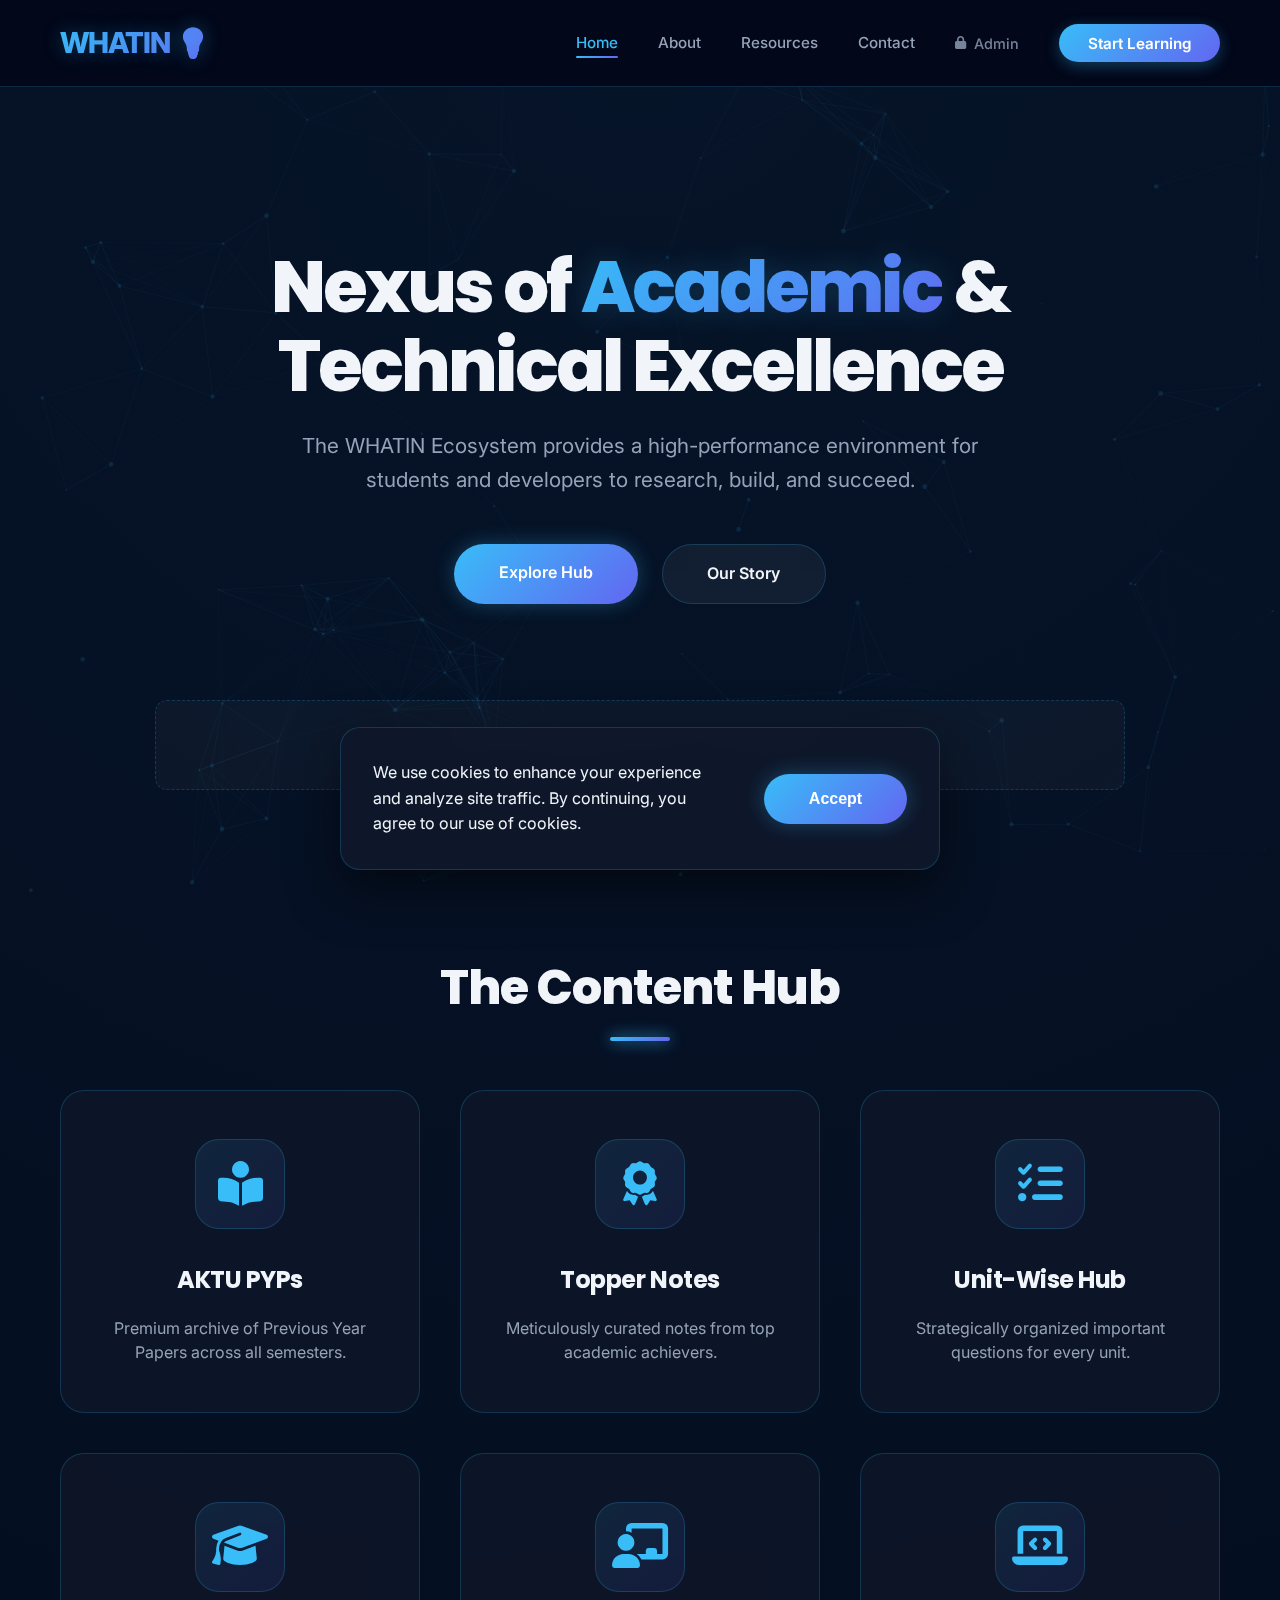
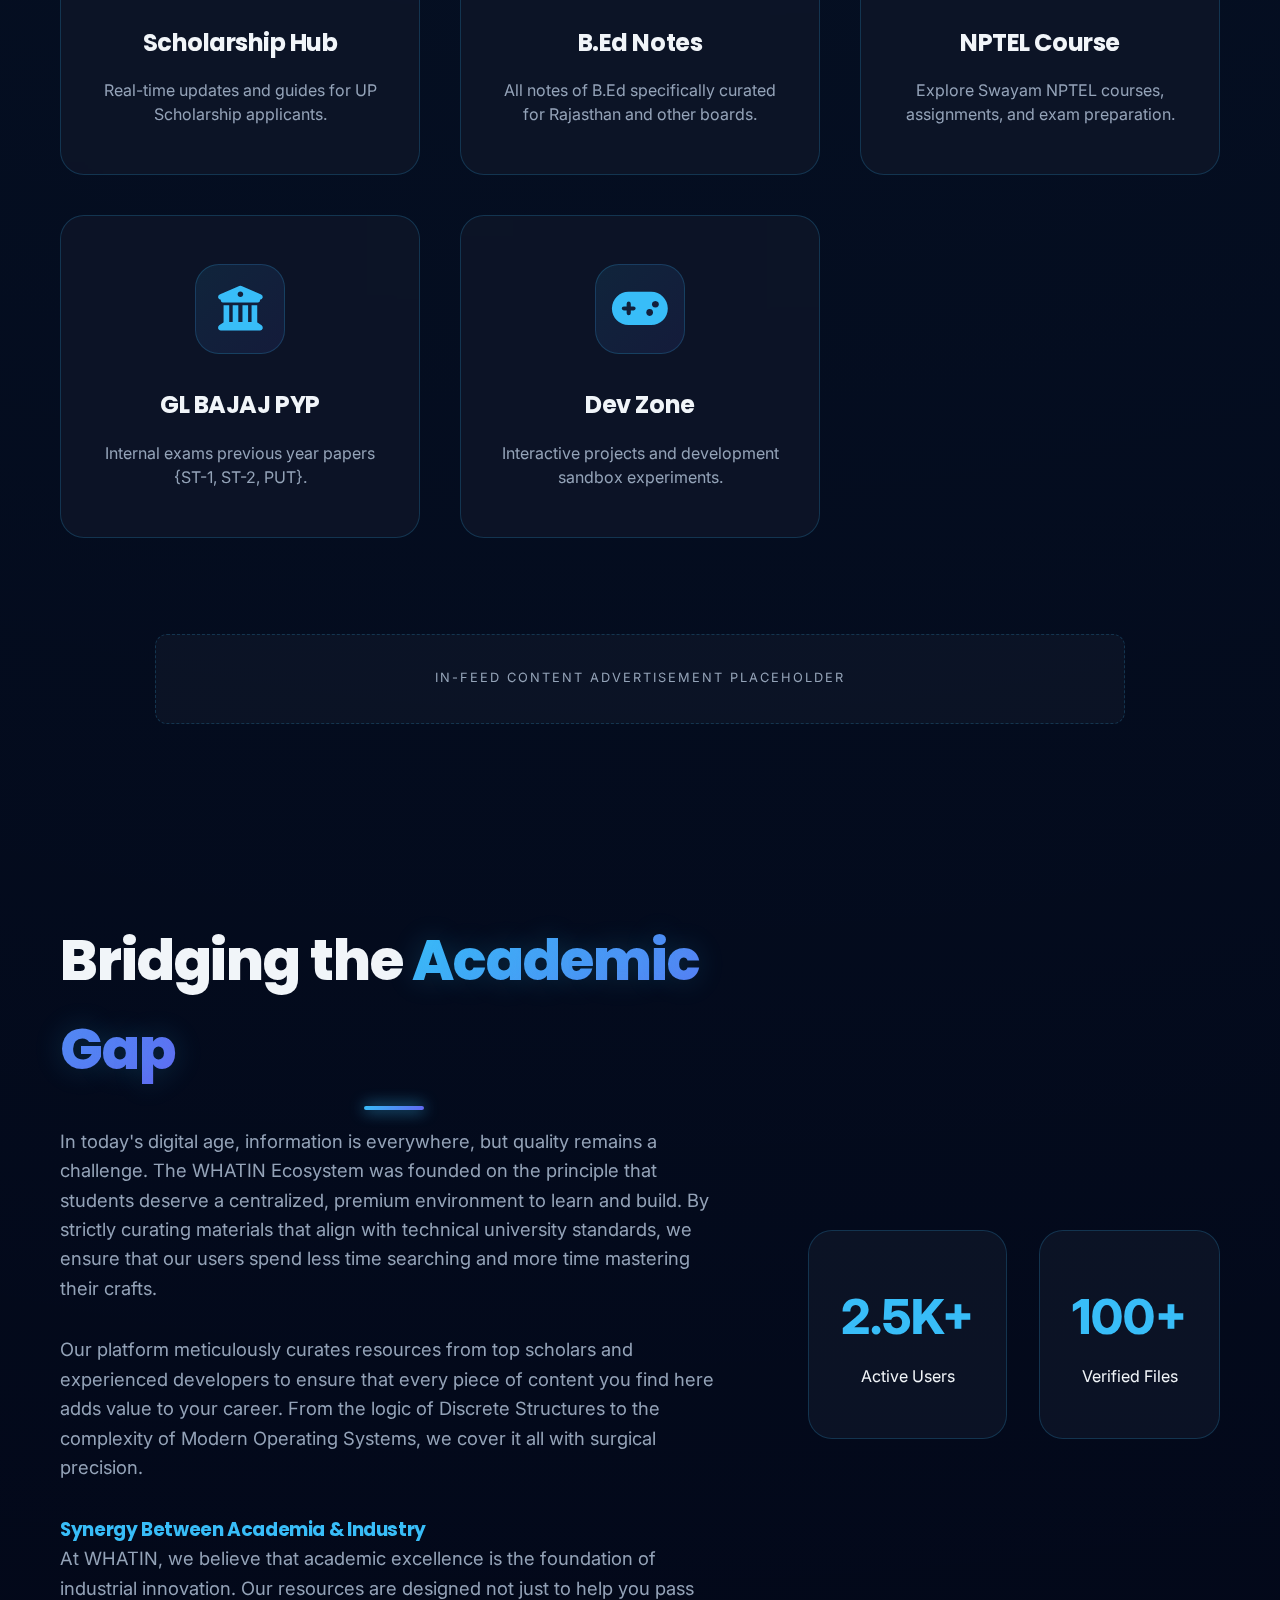
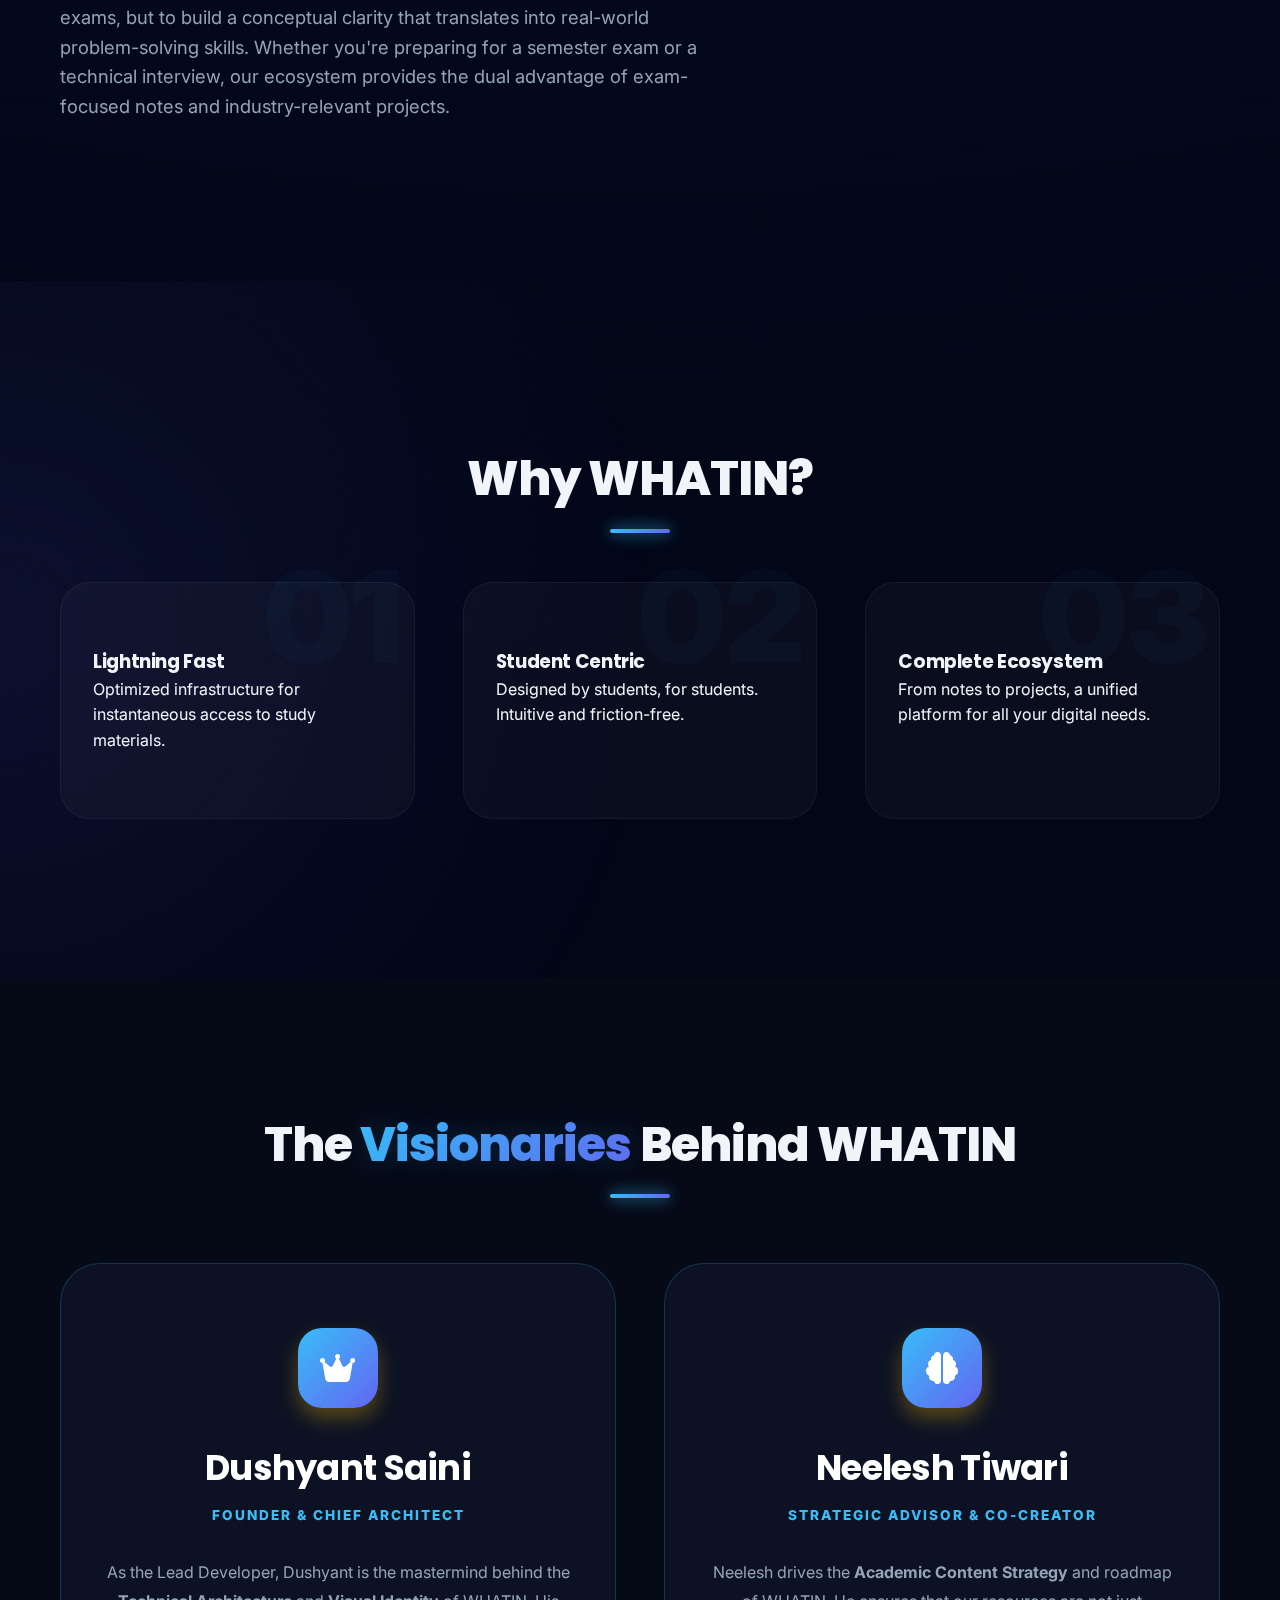
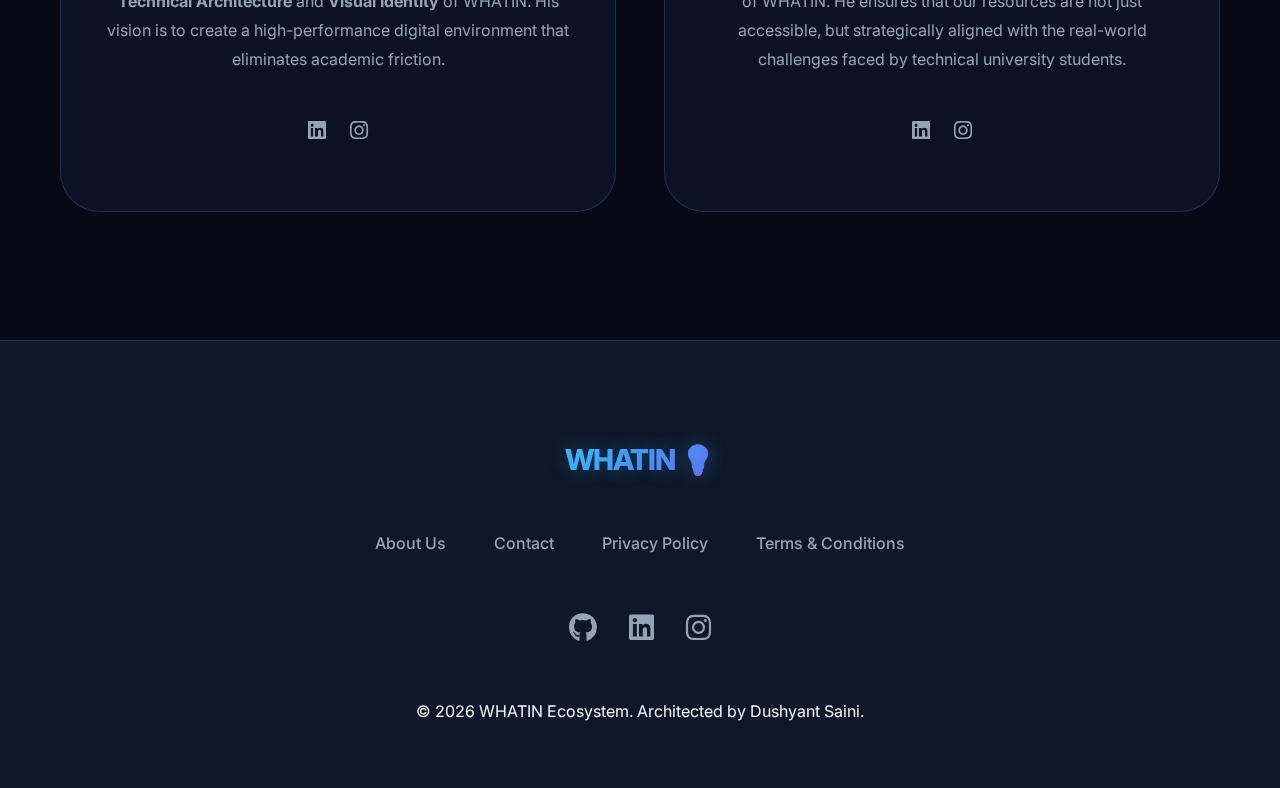
<file: index.html>
<!DOCTYPE html>
<html lang="en">

<head>
    <meta charset="UTF-8">
    <meta name="viewport" content="width=device-width, initial-scale=1.0">

    <!-- Google AdSense Verification -->
    <meta name="google-adsense-account" content="ca-pub-3296618712266727">

    <!-- Google tag (gtag.js) -->
    <script async src="https://www.googletagmanager.com/gtag/js?id=G-E97CV891FV"></script>
    <script>
        window.dataLayer = window.dataLayer || [];
        function gtag() { dataLayer.push(arguments); }
        gtag('js', new Date());
        gtag('config', 'G-E97CV891FV');
    </script>

    <!-- Google AdSense -->
    <script async src="https://pagead2.googlesyndication.com/pagead/js/adsbygoogle.js?client=ca-pub-3296618712266727"
        crossorigin="anonymous"></script>

    <title>WHATIN - All Projects, Notes, Tools & Links Hub</title>

    <!-- SEO Meta Tags -->
    <meta name="description"
        content="One-stop access to all WHATIN websites including Topper Notes, Developer Tools, Coding Projects, Portfolio, Student Resources, and More.">
    <meta name="keywords"
        content="whatin, whatin hub, all whatin links, whatin projects, dushyant saini projects, aktu topper notes, btech study resources, coding tools, web developer links, student portal, study portal, frontend projects, backend tools, notes for btech cse, links.whatin, padhai.whatin, tools.whatin, portfolio.whatin, github student tools, topper notes aktu, aktu cs notes, developer portfolio, web links hub, links collection website, website hub, multi link site, crazy develop projects, personal site hub, central link website">
    <meta name="author" content="Dushyant Saini">
    <meta name="robots" content="index, follow">

    <!-- Open Graph / Social Media -->
    <meta property="og:title" content="WHATIN - All Sites at One Place">
    <meta property="og:description"
        content="All your favorite WHATIN websites - notes, tools, portfolio, and more in one centralized place.">
    <meta property="og:image" content="https://links.whatin.in/preview.jpg">
    <meta property="og:url" content="https://toppernotes.whatin.in/">
    <meta property="og:type" content="website">

    <!-- Favicon -->
    <link rel="icon" href="https://whatin.in/" />

    <!-- Fonts -->
    <link rel="preconnect" href="https://fonts.googleapis.com">
    <link rel="preconnect" href="https://fonts.gstatic.com" crossorigin>
    <link
        href="https://fonts.googleapis.com/css2?family=Inter:wght@300;400;500;600;700;800&family=Poppins:wght@400;500;600;700;800&display=swap"
        rel="stylesheet">

    <!-- Styles -->
    <link rel="stylesheet" href="style.css">
    <link rel="stylesheet" href="https://cdnjs.cloudflare.com/ajax/libs/font-awesome/6.4.0/css/all.min.css">
</head>

<body>
    <canvas id="bgCanvas"></canvas>

    <header id="main-header">
        <div class="container header-content">
            <div class="logo" onclick="window.location.href='index.html'">WHATIN 💡</div>
            <nav id="nav-menu">
                <ul>
                    <li><a href="index.html" class="active">Home</a></li>
                    <li><a href="about.html">About</a></li>
                    <li><a href="#projects">Resources</a></li>
                    <li><a href="contact.html">Contact</a></li>
                    <li><a href="login.html" class="admin-link"><i class="fas fa-lock"></i> Admin</a></li>
                    <li><a href="#projects" class="cta-btn-header">Start Learning</a></li>
                </ul>
            </nav>
            <div class="mobile-menu-btn" id="mobile-menu-btn">
                <i class="fas fa-bars"></i>
            </div>
        </div>
    </header>

    <main>
        <section id="home" class="hero-section">
            <div class="container">
                <h1 class="hero-title">Nexus of <span class="gradient-text">Academic</span> & <br>Technical Excellence
                </h1>
                <p class="hero-subtitle">The WHATIN Ecosystem provides a high-performance environment for students and
                    developers to research, build, and succeed.</p>

                <div class="hero-cta">
                    <a href="#projects" class="btn btn-primary">Explore Hub</a>
                    <a href="about.html" class="btn btn-secondary">Our Story</a>
                </div>
            </div>
        </section>

        <!-- Top Ad Placeholder -->
        <div class="container">
            <div class="ad-leaderboard">
                <span>Space for AdSense Display Ad (Horizontal)</span>
            </div>
        </div>

        <section id="projects" class="projects-section">
            <div class="container">
                <h2 class="section-title">The Content Hub</h2>
                <div class="projects-grid">
                    <a href="padhai.html" class="project-card">
                        <div class="card-icon"><i class="fas fa-book-reader"></i></div>
                        <div class="card-content">
                            <h3>AKTU PYPs</h3>
                            <p>Premium archive of Previous Year Papers across all semesters.</p>
                        </div>
                    </a>
                    <a href="topper.html" class="project-card">
                        <div class="card-icon"><i class="fas fa-award"></i></div>
                        <div class="card-content">
                            <h3>Topper Notes</h3>
                            <p>Meticulously curated notes from top academic achievers.</p>
                        </div>
                    </a>
                    <a href="unitwise.html" class="project-card">
                        <div class="card-icon"><i class="fas fa-list-check"></i></div>
                        <div class="card-content">
                            <h3>Unit-Wise Hub</h3>
                            <p>Strategically organized important questions for every unit.</p>
                        </div>
                    </a>
                    <a href="scholarship.html" class="project-card">
                        <div class="card-icon"><i class="fas fa-graduation-cap"></i></div>
                        <div class="card-content">
                            <h3>Scholarship Hub</h3>
                            <p>Real-time updates and guides for UP Scholarship applicants.</p>
                        </div>
                    </a>
                    <a href="https://divya.whatin.in/" class="project-card">
                        <div class="card-icon"><i class="fas fa-chalkboard-teacher"></i></div>
                        <div class="card-content">
                            <h3>B.Ed Notes</h3>
                            <p>All notes of B.Ed specifically curated for Rajasthan and other boards.</p>
                        </div>
                    </a>
                    <a href="https://nptel.whatin.in/" class="project-card">
                        <div class="card-icon"><i class="fas fa-laptop-code"></i></div>
                        <div class="card-content">
                            <h3>NPTEL Course</h3>
                            <p>Explore Swayam NPTEL courses, assignments, and exam preparation.</p>
                        </div>
                    </a>
                    <a href="collegepyp.html" class="project-card">
                        <div class="card-icon"><i class="fas fa-university"></i></div>
                        <div class="card-content">
                            <h3>GL BAJAJ PYP</h3>
                            <p>Internal exams previous year papers {ST-1, ST-2, PUT}.</p>
                        </div>
                    </a>
                    <a href="game.html" class="project-card">
                        <div class="card-icon"><i class="fas fa-gamepad"></i></div>
                        <div class="card-content">
                            <h3>Dev Zone</h3>
                            <p>Interactive projects and development sandbox experiments.</p>
                        </div>
                    </a>
                </div>
            </div>
        </section>

        <!-- Mid Ad Placeholder -->
        <div class="container">
            <div class="ad-leaderboard">
                <span>In-Feed Content Advertisement Placeholder</span>
            </div>
        </div>

        <section class="info-rich-section">
            <div class="container">
                <div class="info-content-grid">
                    <div class="info-text">
                        <h2 class="section-title" style="text-align: left;">Bridging the <span
                                class="gradient-text">Academic Gap</span></h2>
                        <p>In today's digital age, information is everywhere, but quality remains a challenge. The
                            WHATIN Ecosystem was founded on the principle that students deserve a centralized, premium
                            environment to learn and build. By strictly curating materials that align with technical
                            university standards, we ensure that our users spend less time searching and more time
                            mastering their crafts.</p>
                        <p>Our platform meticulously curates resources from top scholars and experienced developers to
                            ensure that every piece of content you find here adds value to your career. From the logic
                            of Discrete Structures to the complexity of Modern Operating Systems, we cover it all with
                            surgical precision.</p>

                        <h3 style="margin-top: 2rem; color: var(--accent-primary);">Synergy Between Academia & Industry
                        </h3>
                        <p>At WHATIN, we believe that academic excellence is the foundation of industrial innovation.
                            Our resources are designed not just to help you pass exams, but to build a conceptual
                            clarity that translates into real-world problem-solving skills. Whether you're preparing for
                            a semester exam or a technical interview, our ecosystem provides the dual advantage of
                            exam-focused notes and industry-relevant projects.</p>
                    </div>
                    <div class="info-stats">
                        <div class="stat-card">
                            <span class="stat-num">2.5K+</span>
                            <span class="stat-label">Active Users</span>
                        </div>
                        <div class="stat-card">
                            <span class="stat-num">100+</span>
                            <span class="stat-label">Verified Files</span>
                        </div>
                    </div>
                </div>
            </div>
        </section>

        <section class="revolution-section">
            <div class="container">
                <h2 class="section-title">Why WHATIN?</h2>
                <div class="rev-grid">
                    <div class="rev-card">
                        <span class="rev-number">01</span>
                        <h3>Lightning Fast</h3>
                        <p>Optimized infrastructure for instantaneous access to study materials.</p>
                    </div>
                    <div class="rev-card">
                        <span class="rev-number">02</span>
                        <h3>Student Centric</h3>
                        <p>Designed by students, for students. Intuitive and friction-free.</p>
                    </div>
                    <div class="rev-card">
                        <span class="rev-number">03</span>
                        <h3>Complete Ecosystem</h3>
                        <p>From notes to projects, a unified platform for all your digital needs.</p>
                    </div>
                </div>
            </div>
        </section>

        <section class="visionaries-section" style="padding: 8rem 0; background: rgba(255,195,0,0.02);">
            <div class="container">
                <h2 class="section-title">The <span class="gradient-text">Visionaries</span> Behind WHATIN</h2>
                <div class="vision-grid"
                    style="display: grid; grid-template-columns: repeat(auto-fit, minmax(300px, 1fr)); gap: 3rem; margin-top: 5rem;">

                    <!-- Dushyant Saini -->
                    <div class="vision-card"
                        style="background: var(--glass-bg); padding: 4rem 2.5rem; border-radius: 40px; border: 1px solid var(--glass-border); text-align: center; position: relative; overflow: hidden;">
                        <div
                            style="width: 80px; height: 80px; background: var(--accent-gradient); border-radius: 24px; display: flex; align-items: center; justify-content: center; margin: 0 auto 2rem; font-size: 2rem; color: #fff; box-shadow: 0 10px 20px rgba(255,195,0,0.3);">
                            <i class="fas fa-crown"></i>
                        </div>
                        <h3 style="font-size: 2.2rem; margin-bottom: 0.5rem; color: #fff;">Dushyant Saini</h3>
                        <p
                            style="color: var(--accent-primary); font-weight: 800; text-transform: uppercase; letter-spacing: 2px; font-size: 0.85rem; margin-bottom: 2rem;">
                            Founder & Chief Architect</p>
                        <p style="color: var(--text-secondary); line-height: 1.8; font-size: 1rem;">
                            As the Lead Developer, Dushyant is the mastermind behind the <strong>Technical
                                Architecture</strong> and <strong>Visual Identity</strong> of WHATIN. His vision is to
                            create a high-performance digital environment that eliminates academic friction.
                        </p>
                        <div style="margin-top: 2.5rem; display: flex; justify-content: center; gap: 1.5rem;">
                            <a href="https://linkedin.com/in/dushyant-saini-6384a532b" target="_blank"
                                style="color: var(--text-secondary); font-size: 1.3rem; transition: color 0.3s;"><i
                                    class="fab fa-linkedin"></i></a>
                            <a href="https://www.instagram.com/thedushyant_saini?igsh=Z2sybHAzcTI2eTA2" target="_blank"
                                style="color: var(--text-secondary); font-size: 1.3rem; transition: color 0.3s;"><i
                                    class="fab fa-instagram"></i></a>
                        </div>
                    </div>

                    <!-- Neelesh Tiwari -->
                    <div class="vision-card"
                        style="background: var(--glass-bg); padding: 4rem 2.5rem; border-radius: 40px; border: 1px solid var(--glass-border); text-align: center; position: relative; overflow: hidden;">
                        <div
                            style="width: 80px; height: 80px; background: var(--accent-gradient); border-radius: 24px; display: flex; align-items: center; justify-content: center; margin: 0 auto 2rem; font-size: 2rem; color: #fff; box-shadow: 0 10px 20px rgba(255,195,0,0.3);">
                            <i class="fas fa-brain"></i>
                        </div>
                        <h3 style="font-size: 2.2rem; margin-bottom: 0.5rem; color: #fff;">Neelesh Tiwari</h3>
                        <p
                            style="color: var(--accent-primary); font-weight: 800; text-transform: uppercase; letter-spacing: 2px; font-size: 0.85rem; margin-bottom: 2rem;">
                            Strategic Advisor & Co-Creator</p>
                        <p style="color: var(--text-secondary); line-height: 1.8; font-size: 1rem;">
                            Neelesh drives the <strong>Academic Content Strategy</strong> and roadmap of WHATIN. He
                            ensures that our resources are not just accessible, but strategically aligned with the
                            real-world challenges faced by technical university students.
                        </p>
                        <div style="margin-top: 2.5rem; display: flex; justify-content: center; gap: 1.5rem;">
                            <a href="https://www.linkedin.com/in/neelesh-tiwari-383039358?utm_source=share&utm_campaign=share_via&utm_content=profile&utm_medium=android_app"
                                target="_blank"
                                style="color: var(--text-secondary); font-size: 1.3rem; transition: color 0.3s;"><i
                                    class="fab fa-linkedin"></i></a>
                            <a href="https://www.instagram.com/neeleshtiwari395?utm_source=qr&igsh=MTFub2lndHppeW40bg=="
                                target="_blank"
                                style="color: var(--text-secondary); font-size: 1.3rem; transition: color 0.3s;"><i
                                    class="fab fa-instagram"></i></a>
                        </div>
                    </div>

                </div>
            </div>
        </section>
    </main>

    <footer>
        <div class="container footer-content">
            <div class="logo">WHATIN 💡</div>
            <div class="footer-links">
                <a href="about.html">About Us</a>
                <a href="contact.html">Contact</a>
                <a href="privacy-policy.html">Privacy Policy</a>
                <a href="terms-conditions.html">Terms & Conditions</a>
            </div>
            <div class="social-links">
                <a href="#"><i class="fab fa-github"></i></a>
                <a href="https://linkedin.com/in/dushyant-saini-6384a532b" target="_blank"><i
                        class="fab fa-linkedin"></i></a>
                <a href="https://www.instagram.com/thedushyant_saini?igsh=Z2sybHAzcTI2eTA2" target="_blank"><i
                        class="fab fa-instagram"></i></a>
            </div>
            <p class="copyright">&copy; 2026 WHATIN Ecosystem. Architected by Dushyant Saini.</p>
        </div>
    </footer>

    <script src="script.js"></script>
</body>

</html>
</file>
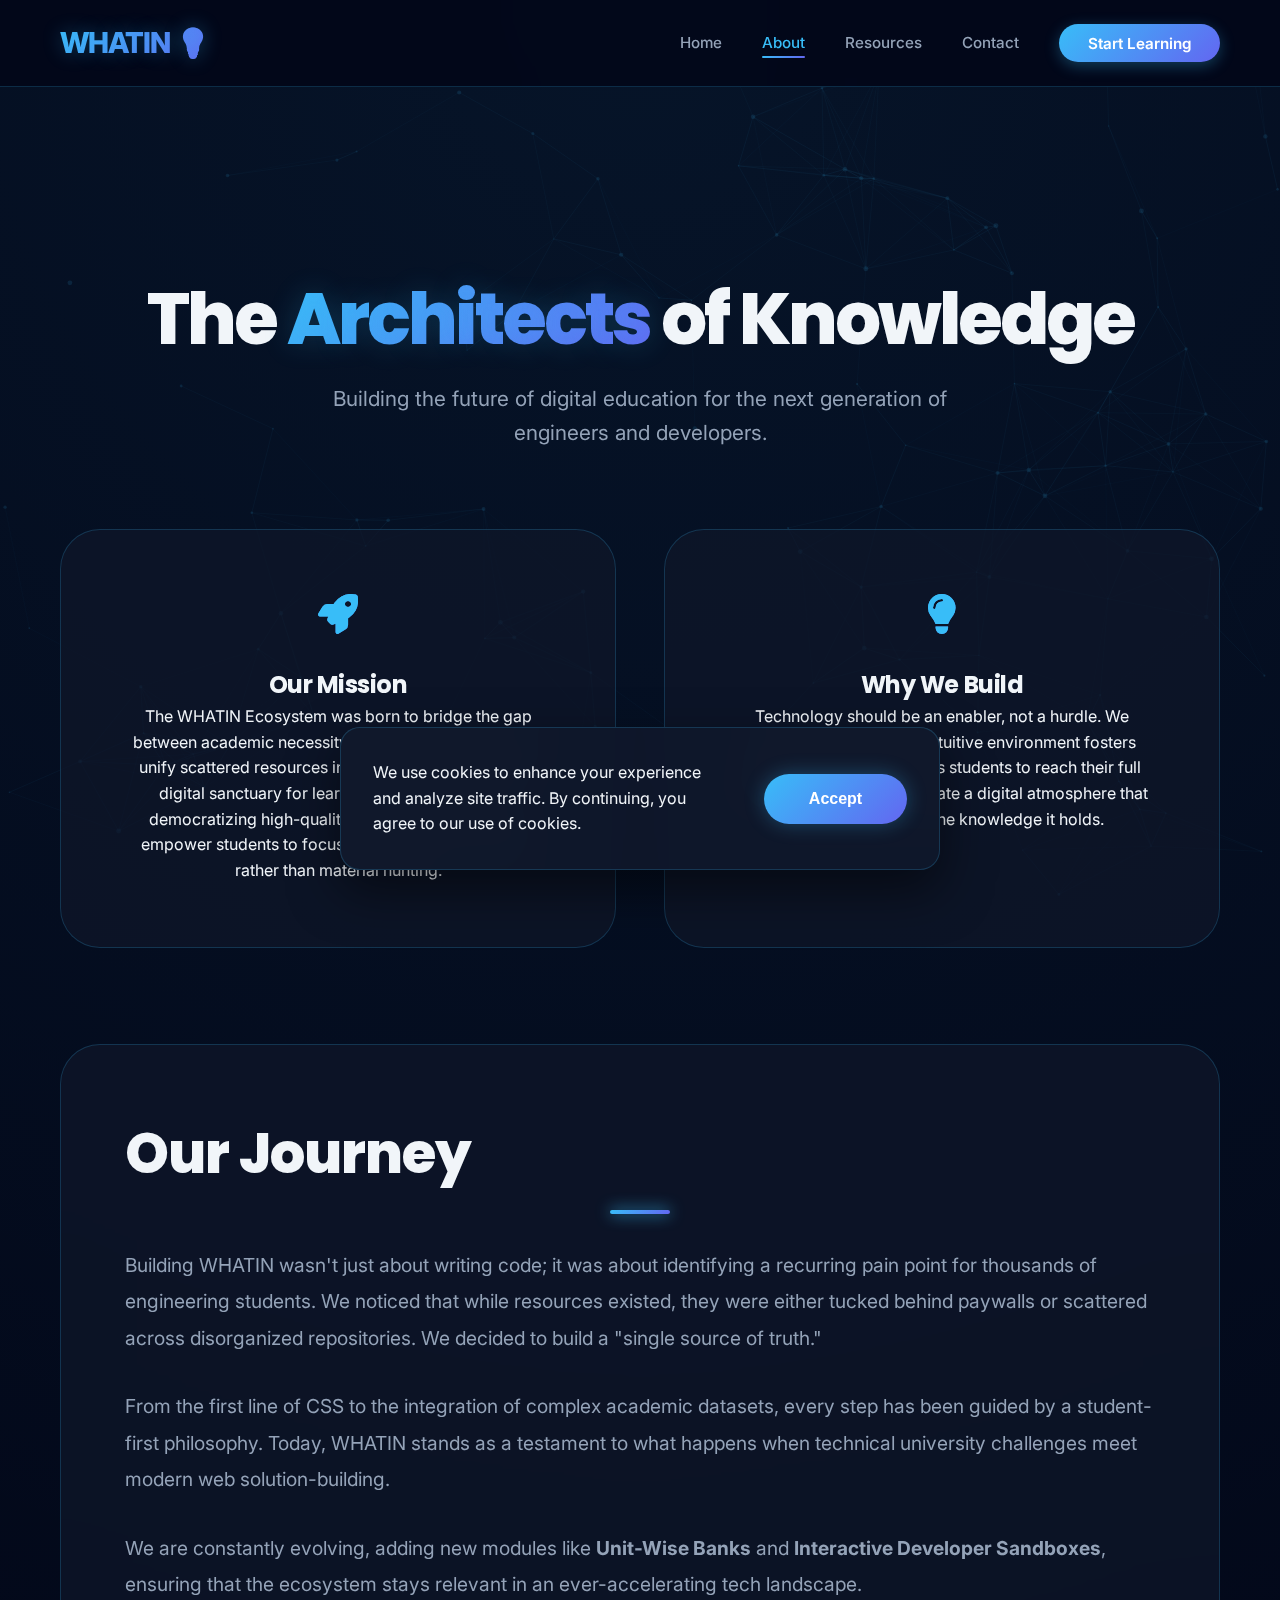
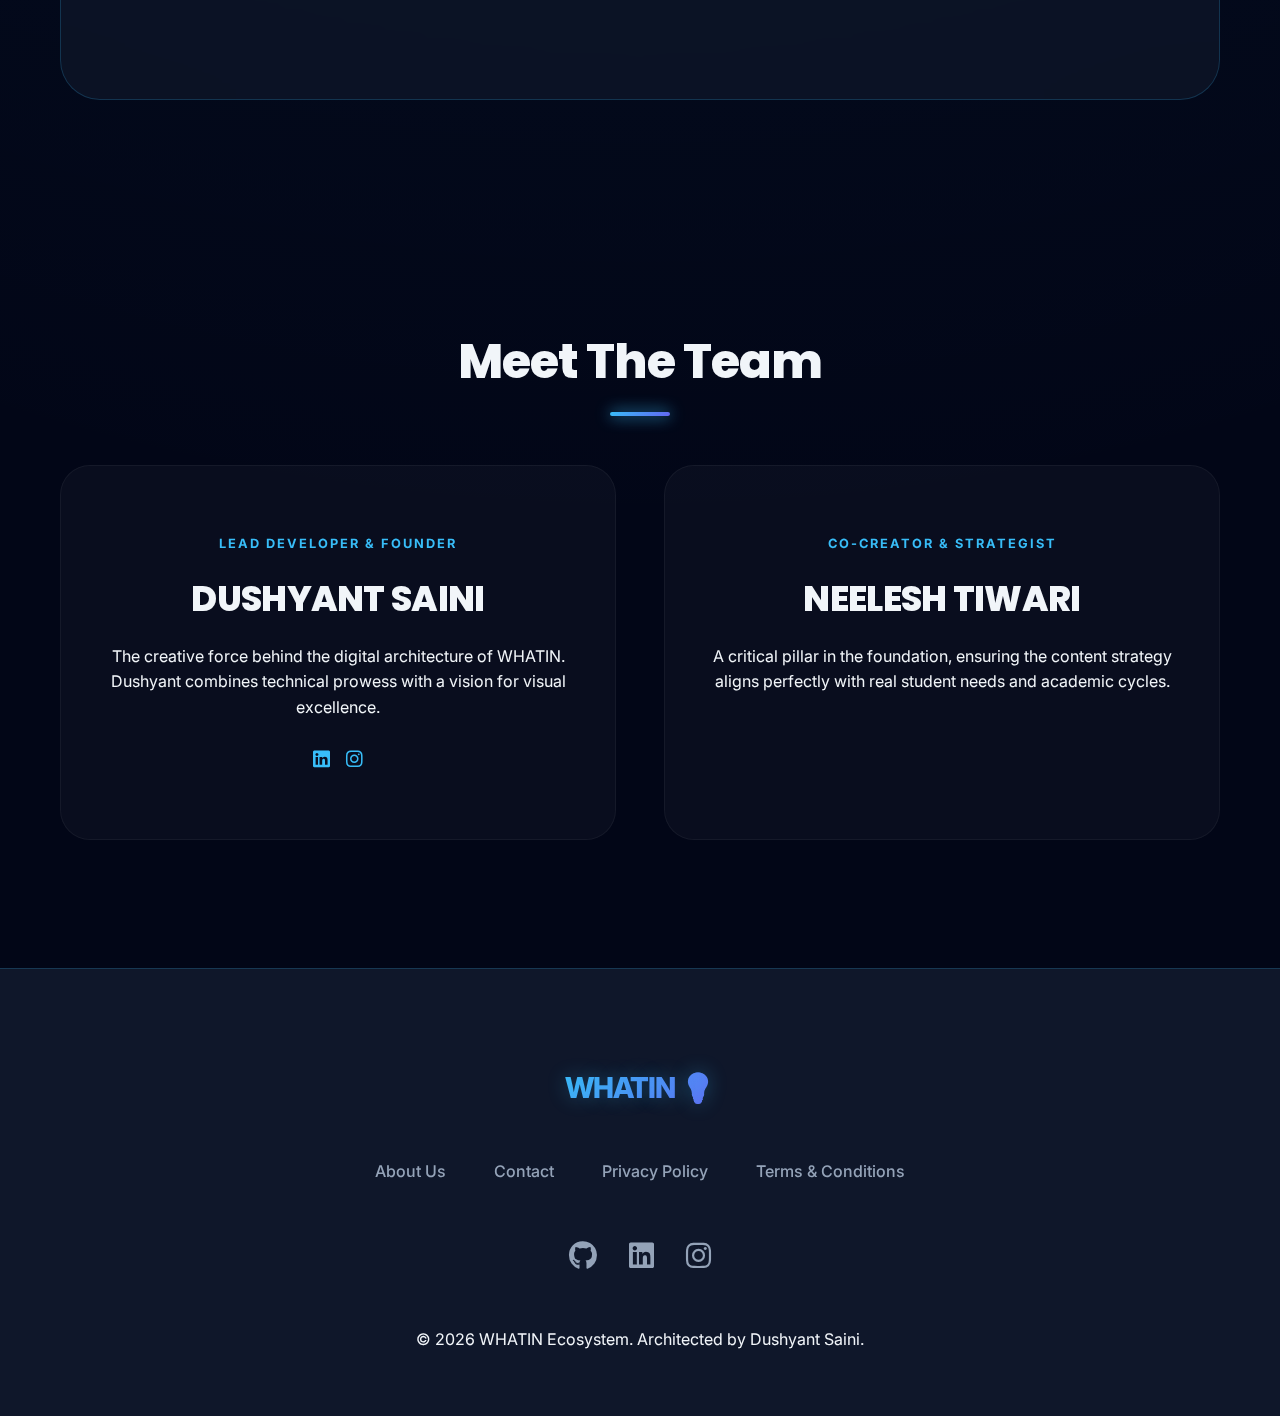
<file: about.html>
<!DOCTYPE html>
<html lang="en">

<head>
    <meta charset="UTF-8">
    <meta name="viewport" content="width=device-width, initial-scale=1.0">
    <title>About Us | WHATIN Ecosystem</title>

    <!-- Google AdSense Verification -->
    <meta name="google-adsense-account" content="ca-pub-3296618712266727">

    <!-- SEO Meta Tags -->
    <meta name="description"
        content="Learn about the mission and vision of WHATIN Ecosystem. Founded by Dushyant Saini to revolutionize digital education for engineering students.">
    <meta name="keywords" content="About WHATIN, Dushyant Saini, Neelesh Tiwari, Engineering Education Mission">
    <meta name="author" content="Dushyant Saini">

    <!-- Fonts -->
    <link rel="preconnect" href="https://fonts.googleapis.com">
    <link rel="preconnect" href="https://fonts.gstatic.com" crossorigin>
    <link
        href="https://fonts.googleapis.com/css2?family=Inter:wght@300;400;500;600;700;800&family=Poppins:wght@400;500;600;700;800&display=swap"
        rel="stylesheet">

    <!-- Styles -->
    <link rel="stylesheet" href="style.css">
    <link rel="stylesheet" href="https://cdnjs.cloudflare.com/ajax/libs/font-awesome/6.4.0/css/all.min.css">

    <style>
        .about-hero {
            padding: 12rem 0 6rem;
            text-align: center;
        }

        .mission-grid {
            display: grid;
            grid-template-columns: repeat(auto-fit, minmax(350px, 1fr));
            gap: 3rem;
            margin-top: 5rem;
        }

        .mission-card {
            background: var(--glass-bg);
            border: 1px solid var(--glass-border);
            padding: 4rem;
            border-radius: 40px;
        }

        .creators-section {
            padding: 8rem 0;
            text-align: center;
        }

        .creators-grid {
            display: grid;
            grid-template-columns: repeat(auto-fit, minmax(300px, 1fr));
            gap: 3rem;
            margin-top: 4rem;
        }

        .creator-card {
            background: var(--surface-light);
            border: 1px solid rgba(255, 255, 255, 0.05);
            padding: 4rem 2rem;
            border-radius: 30px;
        }

        .creator-role {
            color: var(--accent-primary);
            font-weight: 700;
            text-transform: uppercase;
            letter-spacing: 2px;
            font-size: 0.8rem;
        }

        .creator-name {
            font-size: 2.2rem;
            margin: 1rem 0;
            font-weight: 800;
        }
    </style>
</head>

<body>
    <canvas id="bgCanvas"></canvas>

    <header id="main-header">
        <div class="container header-content">
            <div class="logo" onclick="window.location.href='index.html'">WHATIN 💡</div>
            <nav id="nav-menu">
                <ul>
                    <li><a href="index.html">Home</a></li>
                    <li><a href="about.html" class="active">About</a></li>
                    <li><a href="index.html#projects">Resources</a></li>
                    <li><a href="contact.html">Contact</a></li>
                    <li><a href="index.html#projects" class="cta-btn-header">Start Learning</a></li>
                </ul>
            </nav>
            <div class="mobile-menu-btn" id="mobile-menu-btn">
                <i class="fas fa-bars"></i>
            </div>
        </div>
    </header>

    <main>
        <div class="container">
            <section class="about-hero">
                <h1 class="hero-title">The <span class="gradient-text">Architects</span> of Knowledge</h1>
                <p class="hero-subtitle">Building the future of digital education for the next generation of engineers
                    and developers.</p>

                <div class="mission-grid">
                    <div class="mission-card">
                        <i class="fas fa-rocket why-icon"
                            style="color: var(--accent-primary); font-size: 2.5rem; margin-bottom: 2rem;"></i>
                        <h2>Our Mission</h2>
                        <p>The WHATIN Ecosystem was born to bridge the gap between academic necessity and digital
                            innovation. We unify scattered resources into a seamless, meaningful digital sanctuary for
                            learners. We believe that by democratizing high-quality study materials, we can empower
                            students to focus on deeper understanding rather than material hunting.</p>
                    </div>
                    <div class="mission-card">
                        <i class="fas fa-lightbulb why-icon"
                            style="color: var(--accent-primary); font-size: 2.5rem; margin-bottom: 2rem;"></i>
                        <h2>Why We Build</h2>
                        <p>Technology should be an enabler, not a hurdle. We believe that a beautiful, intuitive
                            environment fosters better learning and inspires students to reach their full potential. Our
                            goal is to create a digital atmosphere that feels as premium as the knowledge it holds.</p>
                    </div>
                </div>

                <div class="content-card-premium" style="margin-top: 6rem; text-align: left; padding: 4rem;">
                    <h2 class="section-title" style="text-align: left;">Our Journey</h2>
                    <p>Building WHATIN wasn't just about writing code; it was about identifying a recurring pain point
                        for thousands of engineering students. We noticed that while resources existed, they were either
                        tucked behind paywalls or scattered across disorganized repositories. We decided to build a
                        "single source of truth."</p>
                    <p>From the first line of CSS to the integration of complex academic datasets, every step has been
                        guided by a student-first philosophy. Today, WHATIN stands as a testament to what happens when
                        technical university challenges meet modern web solution-building.</p>
                    <p>We are constantly evolving, adding new modules like <strong>Unit-Wise Banks</strong> and
                        <strong>Interactive Developer Sandboxes</strong>, ensuring that the ecosystem stays relevant in
                        an ever-accelerating tech landscape.
                    </p>
                </div>
            </section>

            <section class="creators-section">
                <h2 class="section-title">Meet The Team</h2>
                <div class="creators-grid">
                    <div class="creator-card">
                        <span class="creator-role">Lead Developer & Founder</span>
                        <h3 class="creator-name">DUSHYANT SAINI</h3>
                        <p>The creative force behind the digital architecture of WHATIN. Dushyant combines technical
                            prowess with a vision for visual excellence.</p>
                        <div class="card-socials"
                            style="margin-top: 1.5rem; display: flex; justify-content: center; gap: 1rem;">
                            <a href="https://linkedin.com/in/dushyant-saini-6384a532b" target="_blank"
                                style="color: var(--accent-primary); font-size: 1.2rem;"><i
                                    class="fab fa-linkedin"></i></a>
                            <a href="https://www.instagram.com/thedushyant_saini?igsh=Z2sybHAzcTI2eTA2" target="_blank"
                                style="color: var(--accent-primary); font-size: 1.2rem;"><i
                                    class="fab fa-instagram"></i></a>
                        </div>
                    </div>
                    <div class="creator-card">
                        <span class="creator-role">Co-Creator & Strategist</span>
                        <h3 class="creator-name">NEELESH TIWARI</h3>
                        <p>A critical pillar in the foundation, ensuring the content strategy aligns perfectly with real
                            student needs and academic cycles.</p>
                    </div>
                </div>
            </section>
        </div>
    </main>

    <footer>
        <div class="container footer-content">
            <div class="logo">WHATIN 💡</div>
            <div class="footer-links">
                <a href="about.html">About Us</a>
                <a href="contact.html">Contact</a>
                <a href="privacy-policy.html">Privacy Policy</a>
                <a href="terms-conditions.html">Terms & Conditions</a>
            </div>
            <div class="social-links">
                <a href="#"><i class="fab fa-github"></i></a>
                <a href="https://linkedin.com/in/dushyant-saini-6384a532b" target="_blank"><i
                        class="fab fa-linkedin"></i></a>
                <a href="https://www.instagram.com/thedushyant_saini?igsh=Z2sybHAzcTI2eTA2" target="_blank"><i
                        class="fab fa-instagram"></i></a>
            </div>
            <p class="copyright">&copy; 2026 WHATIN Ecosystem. Architected by Dushyant Saini.</p>
        </div>
    </footer>

    <script src="script.js"></script>
</body>

</html>
</file>
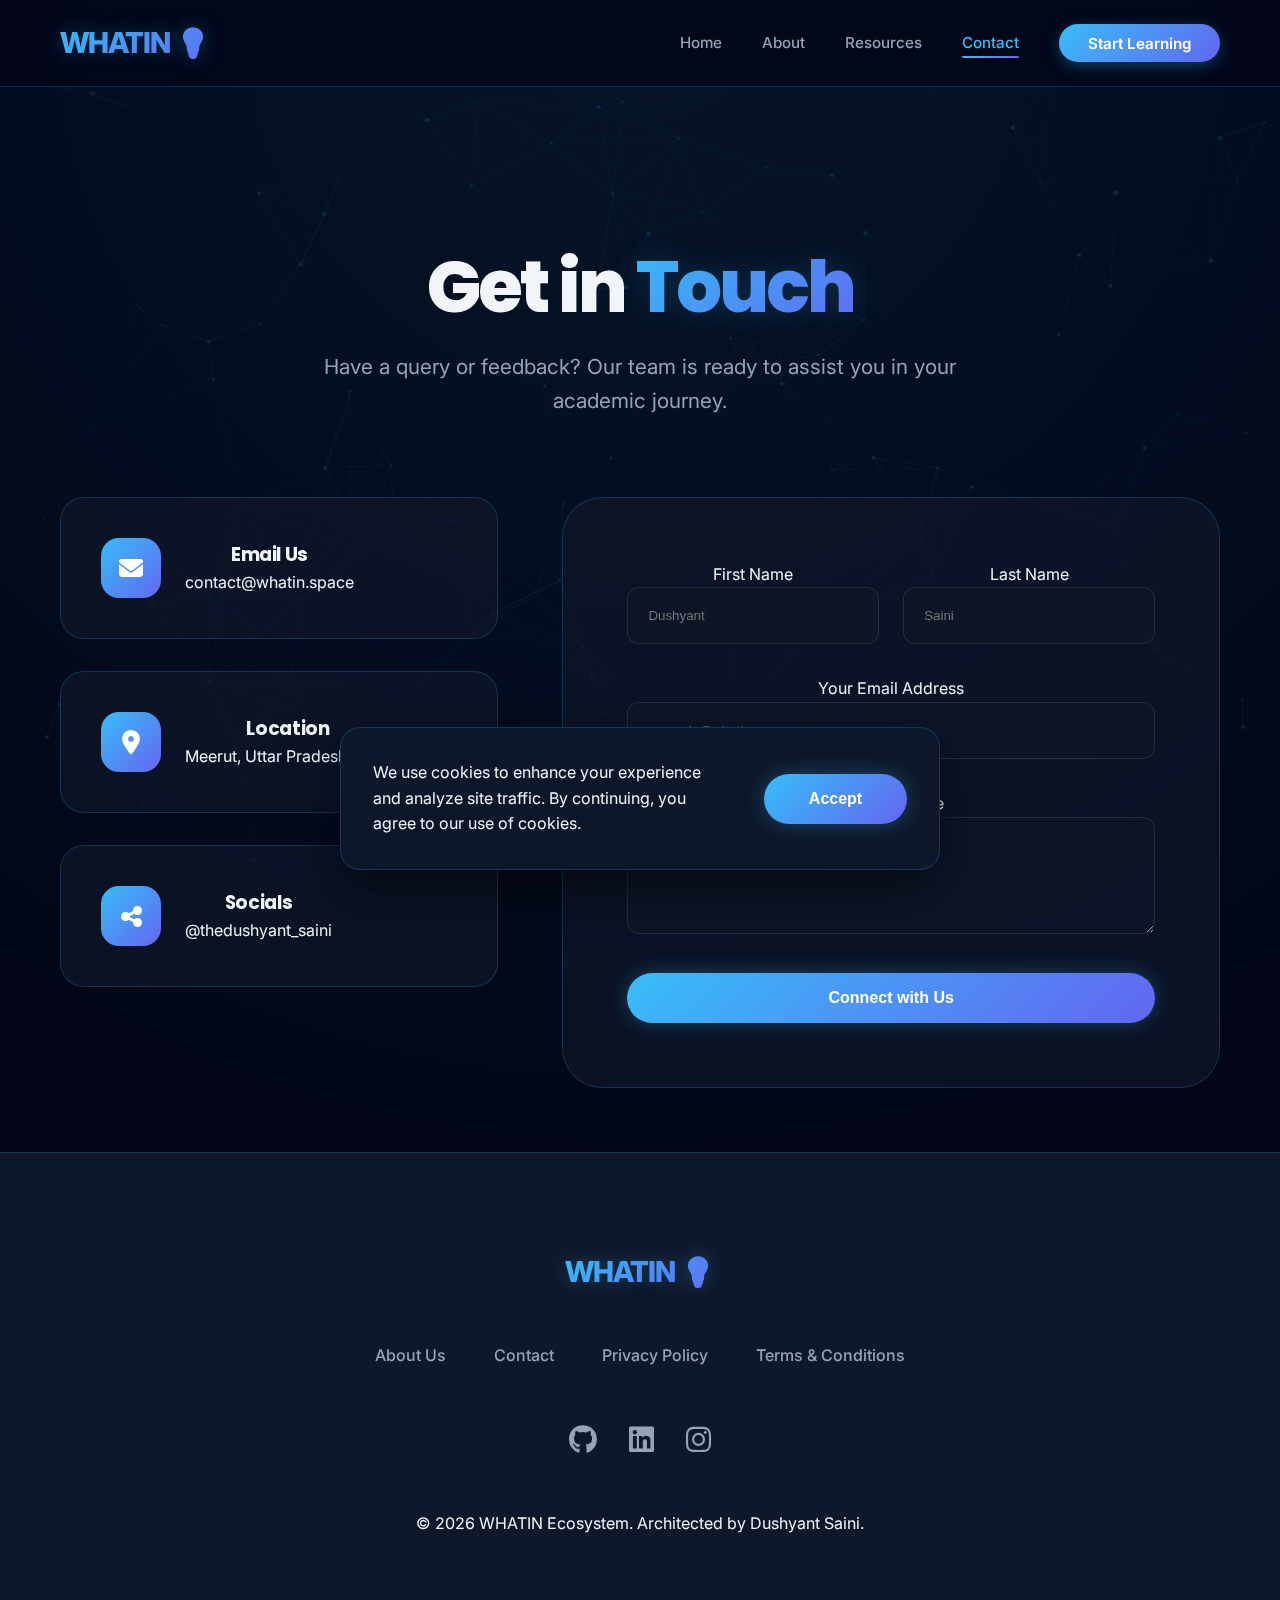
<file: contact.html>
<!DOCTYPE html>
<html lang="en">

<head>
    <meta charset="UTF-8">
    <meta name="viewport" content="width=device-width, initial-scale=1.0">
    <title>Contact Us | WHATIN Ecosystem</title>

    <!-- Google AdSense Verification -->
    <meta name="google-adsense-account" content="ca-pub-3296618712266727">

    <!-- SEO Meta Tags -->
    <meta name="description"
        content="Get in touch with the WHATIN team for queries, feedback, or collaboration opportunities. We are here to help.">
    <meta name="keywords" content="Contact WHATIN, Support, Feedback, Dushyant Saini Contact">
    <meta name="author" content="Dushyant Saini">

    <!-- Fonts -->
    <link rel="preconnect" href="https://fonts.googleapis.com">
    <link rel="preconnect" href="https://fonts.gstatic.com" crossorigin>
    <link
        href="https://fonts.googleapis.com/css2?family=Inter:wght@300;400;500;600;700;800&family=Poppins:wght@400;500;600;700;800&display=swap"
        rel="stylesheet">

    <!-- Styles -->
    <link rel="stylesheet" href="style.css">
    <link rel="stylesheet" href="https://cdnjs.cloudflare.com/ajax/libs/font-awesome/6.4.0/css/all.min.css">

    <style>
        .contact-hero {
            padding: 10rem 0 4rem;
            text-align: center;
        }

        .contact-grid {
            display: grid;
            grid-template-columns: 1fr 1.5fr;
            gap: 4rem;
            margin-top: 5rem;
        }

        .contact-info {
            display: flex;
            flex-direction: column;
            gap: 2rem;
        }

        .info-card {
            background: var(--glass-bg);
            padding: 2.5rem;
            border-radius: 24px;
            border: 1px solid var(--glass-border);
            display: flex;
            align-items: center;
            gap: 1.5rem;
        }

        .info-icon {
            width: 60px;
            height: 60px;
            background: var(--accent-gradient);
            border-radius: 18px;
            display: flex;
            align-items: center;
            justify-content: center;
            font-size: 1.5rem;
            color: #fff;
        }

        .contact-form-card {
            background: var(--glass-bg);
            padding: 4rem;
            border-radius: 40px;
            border: 1px solid var(--glass-border);
        }
    </style>
</head>

<body>
    <canvas id="bgCanvas"></canvas>

    <header id="main-header">
        <div class="container header-content">
            <div class="logo" onclick="window.location.href='index.html'">WHATIN 💡</div>
            <nav id="nav-menu">
                <ul>
                    <li><a href="index.html">Home</a></li>
                    <li><a href="about.html">About</a></li>
                    <li><a href="index.html#projects">Resources</a></li>
                    <li><a href="contact.html" class="active">Contact</a></li>
                    <li><a href="index.html#projects" class="cta-btn-header">Start Learning</a></li>
                </ul>
            </nav>
            <div class="mobile-menu-btn" id="mobile-menu-btn">
                <i class="fas fa-bars"></i>
            </div>
        </div>
    </header>

    <main>
        <div class="container">
            <section class="contact-hero">
                <h1 class="hero-title">Get in <span class="gradient-text">Touch</span></h1>
                <p class="hero-subtitle">Have a query or feedback? Our team is ready to assist you in your academic
                    journey.</p>

                <div class="contact-grid">
                    <div class="contact-info">
                        <div class="info-card">
                            <div class="info-icon"><i class="fas fa-envelope"></i></div>
                            <div>
                                <h3>Email Us</h3>
                                <p>contact@whatin.space</p>
                            </div>
                        </div>
                        <div class="info-card">
                            <div class="info-icon"><i class="fas fa-location-dot"></i></div>
                            <div>
                                <h3>Location</h3>
                                <p>Meerut, Uttar Pradesh, India</p>
                            </div>
                        </div>
                        <div class="info-card"
                            onclick="window.open('https://instagram.com/thedushyant_saini', '_blank')"
                            style="cursor: pointer;">
                            <div class="info-icon"><i class="fas fa-share-nodes"></i></div>
                            <div>
                                <h3>Socials</h3>
                                <p>@thedushyant_saini</p>
                            </div>
                        </div>
                    </div>

                    <div class="contact-form-card">
                        <form action="https://formspree.io/f/mblzwbpl" method="POST">
                            <div style="display: grid; grid-template-columns: 1fr 1fr; gap: 1.5rem;">
                                <div class="form-group">
                                    <label>First Name</label>
                                    <input type="text" class="form-control" name="fname" placeholder="Dushyant"
                                        required>
                                </div>
                                <div class="form-group">
                                    <label>Last Name</label>
                                    <input type="text" class="form-control" name="lname" placeholder="Saini" required>
                                </div>
                            </div>
                            <div class="form-group">
                                <label> Your Email Address</label>
                                <input type="email" class="form-control" name="email" placeholder="example@whatin.space"
                                    required>
                            </div>
                            <div class="form-group">
                                <label>Your Message</label>
                                <textarea class="form-control" name="message" rows="5"
                                    placeholder="How can we help you?" required></textarea>
                            </div>
                            <button type="submit" class="btn btn-primary" style="width: 100%;">Connect with Us</button>
                        </form>
                    </div>
                </div>
            </section>
        </div>
    </main>

    <footer>
        <div class="container footer-content">
            <div class="logo">WHATIN 💡</div>
            <div class="footer-links">
                <a href="about.html">About Us</a>
                <a href="contact.html">Contact</a>
                <a href="privacy-policy.html">Privacy Policy</a>
                <a href="terms-conditions.html">Terms & Conditions</a>
            </div>
            <div class="social-links">
                <a href="#"><i class="fab fa-github"></i></a>
                <a href="https://linkedin.com/in/dushyant-saini-6384a532b" target="_blank"><i
                        class="fab fa-linkedin"></i></a>
                <a href="https://www.instagram.com/thedushyant_saini?igsh=Z2sybHAzcTI2eTA2" target="_blank"><i
                        class="fab fa-instagram"></i></a>
            </div>
            <p class="copyright">&copy; 2026 WHATIN Ecosystem. Architected by Dushyant Saini.</p>
        </div>
    </footer>

    <script src="script.js"></script>
</body>

</html>
</file>
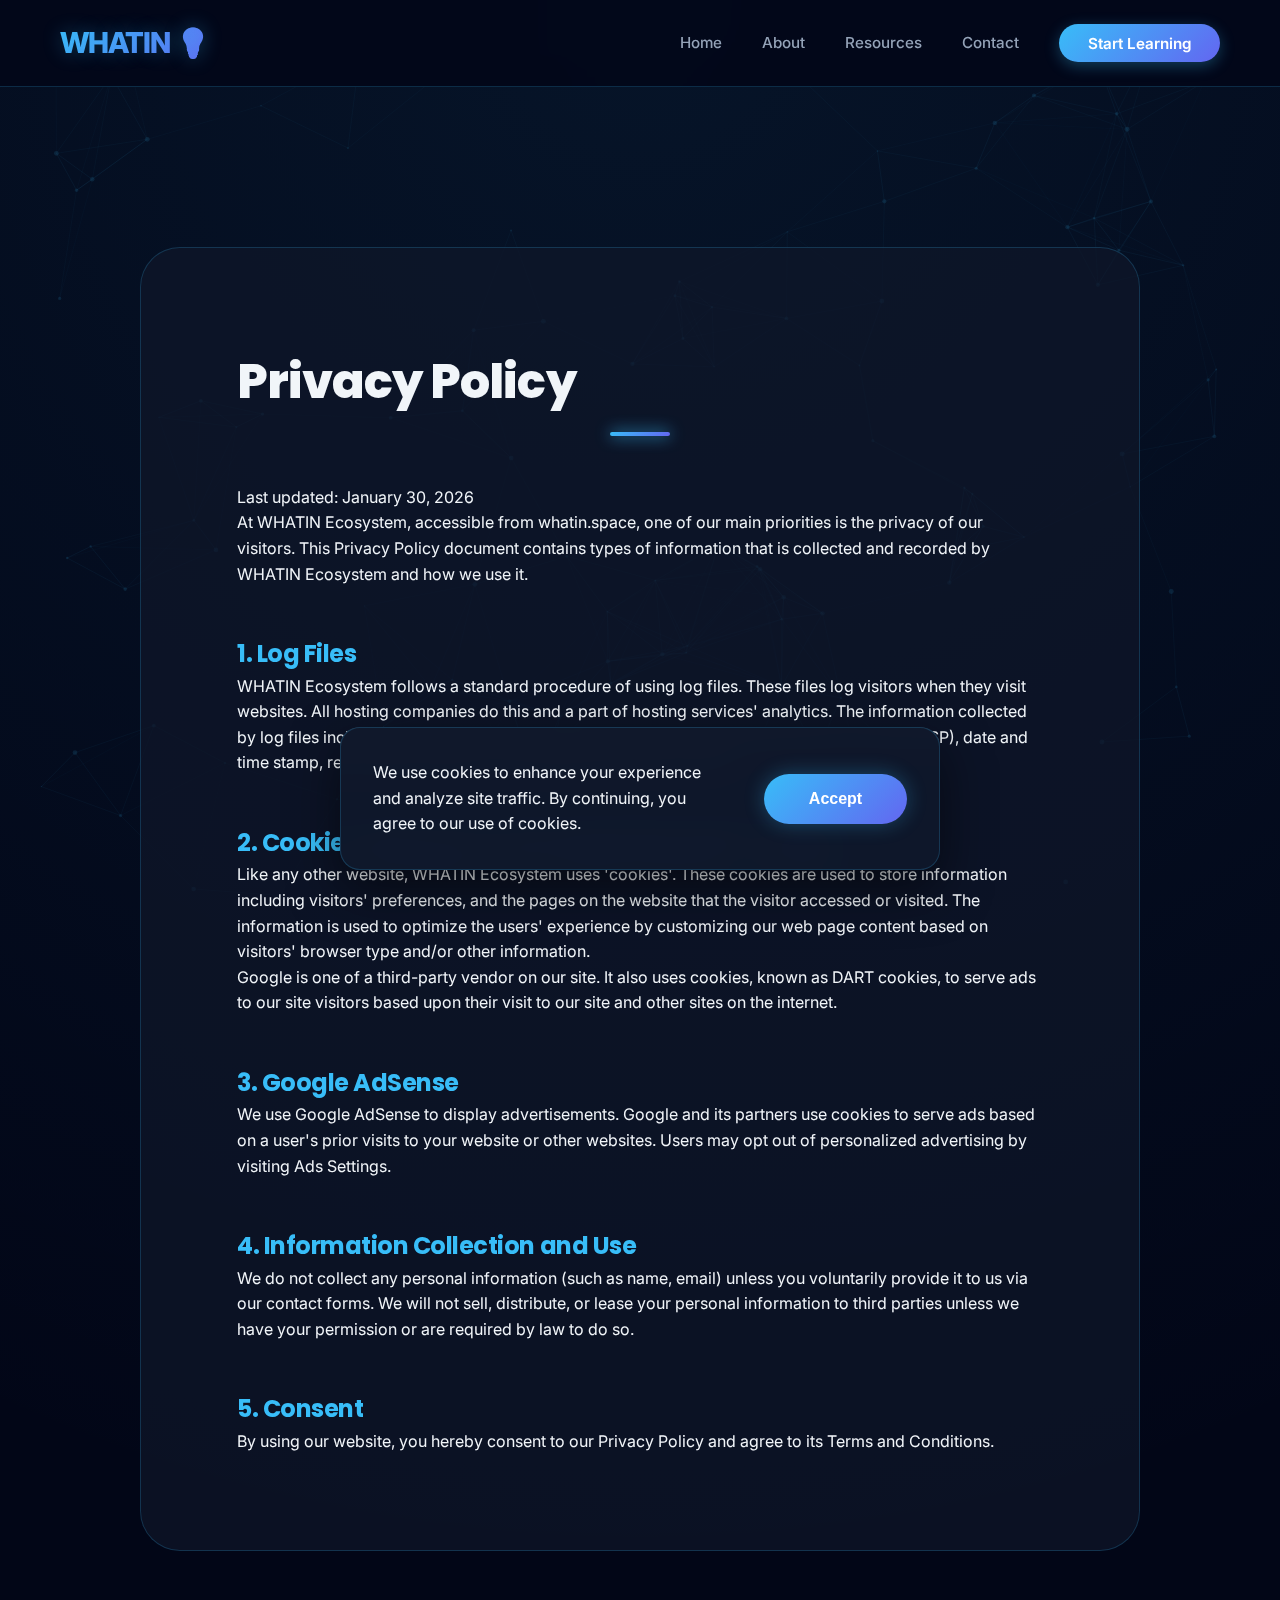
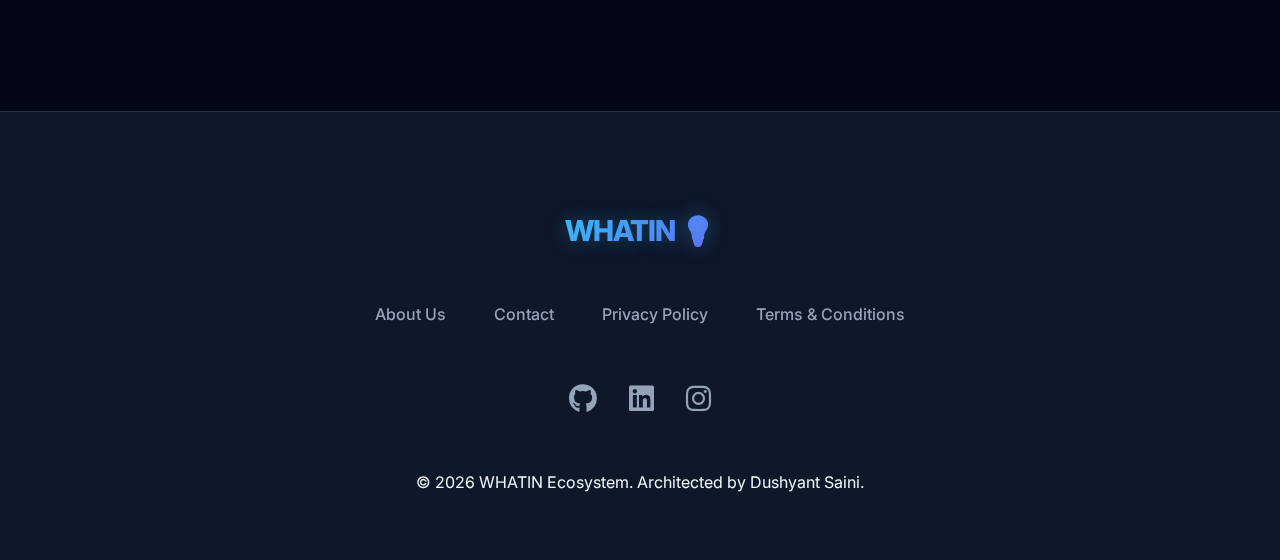
<file: privacy-policy.html>
<!DOCTYPE html>
<html lang="en">

<head>
    <meta charset="UTF-8">
    <meta name="viewport" content="width=device-width, initial-scale=1.0">
    <title>Privacy Policy | WHATIN Ecosystem</title>

    <!-- Google AdSense Verification -->
    <meta name="google-adsense-account" content="ca-pub-3296618712266727">

    <!-- SEO Meta Tags -->
    <meta name="description"
        content="Privacy Policy for WHATIN Ecosystem. Learn how we handle your data and ensure your privacy while using our educational resources.">
    <meta name="author" content="Dushyant Saini">

    <!-- Fonts -->
    <link rel="preconnect" href="https://fonts.googleapis.com">
    <link rel="preconnect" href="https://fonts.gstatic.com" crossorigin>
    <link
        href="https://fonts.googleapis.com/css2?family=Inter:wght@300;400;500;600;700;800&family=Poppins:wght@400;500;600;700;800&display=swap"
        rel="stylesheet">

    <!-- Styles -->
    <link rel="stylesheet" href="style.css">
    <link rel="stylesheet" href="https://cdnjs.cloudflare.com/ajax/libs/font-awesome/6.4.0/css/all.min.css">
</head>

<body>
    <canvas id="bgCanvas"></canvas>

    <header id="main-header">
        <div class="container header-content">
            <div class="logo" onclick="window.location.href='index.html'">WHATIN 💡</div>
            <nav id="nav-menu">
                <ul>
                    <li><a href="index.html">Home</a></li>
                    <li><a href="about.html">About</a></li>
                    <li><a href="index.html#projects">Resources</a></li>
                    <li><a href="contact.html">Contact</a></li>
                    <li><a href="index.html#projects" class="cta-btn-header">Start Learning</a></li>
                </ul>
            </nav>
            <div class="mobile-menu-btn" id="mobile-menu-btn">
                <i class="fas fa-bars"></i>
            </div>
        </div>
    </header>

    <main>
        <section class="policy-section">
            <div class="container policy-container">
                <div class="policy-content">
                    <h1 class="section-title" style="text-align: left;">Privacy Policy</h1>
                    <p>Last updated: January 30, 2026</p>

                    <p>At WHATIN Ecosystem, accessible from whatin.space, one of our main priorities is the privacy of
                        our visitors. This Privacy Policy document contains types of information that is collected and
                        recorded by WHATIN Ecosystem and how we use it.</p>

                    <h2 style="color: var(--accent-primary); margin-top: 3rem;">1. Log Files</h2>
                    <p>WHATIN Ecosystem follows a standard procedure of using log files. These files log visitors when
                        they visit websites. All hosting companies do this and a part of hosting services' analytics.
                        The information collected by log files include internet protocol (IP) addresses, browser type,
                        Internet Service Provider (ISP), date and time stamp, referring/exit pages, and possibly the
                        number of clicks.</p>

                    <h2 style="color: var(--accent-primary); margin-top: 3rem;">2. Cookies, Beacons, and DoubleClick
                        DART Cookies</h2>
                    <p>Like any other website, WHATIN Ecosystem uses 'cookies'. These cookies are used to store
                        information including visitors' preferences, and the pages on the website that the visitor
                        accessed or visited. The information is used to optimize the users' experience by customizing
                        our web page content based on visitors' browser type and/or other information.</p>
                    <p>Google is one of a third-party vendor on our site. It also uses cookies, known as DART cookies,
                        to serve ads to our site visitors based upon their visit to our site and other sites on the
                        internet.</p>

                    <h2 style="color: var(--accent-primary); margin-top: 3rem;">3. Google AdSense</h2>
                    <p>We use Google AdSense to display advertisements. Google and its partners use cookies to serve ads
                        based on a user's prior visits to your website or other websites. Users may opt out of
                        personalized advertising by visiting Ads Settings.</p>

                    <h2 style="color: var(--accent-primary); margin-top: 3rem;">4. Information Collection and Use</h2>
                    <p>We do not collect any personal information (such as name, email) unless you voluntarily provide
                        it to us via our contact forms. We will not sell, distribute, or lease your personal information
                        to third parties unless we have your permission or are required by law to do so.</p>

                    <h2 style="color: var(--accent-primary); margin-top: 3rem;">5. Consent</h2>
                    <p>By using our website, you hereby consent to our Privacy Policy and agree to its Terms and
                        Conditions.</p>
                </div>
            </div>
        </section>
    </main>

    <footer>
        <div class="container footer-content">
            <div class="logo">WHATIN 💡</div>
            <div class="footer-links">
                <a href="about.html">About Us</a>
                <a href="contact.html">Contact</a>
                <a href="privacy-policy.html">Privacy Policy</a>
                <a href="terms-conditions.html">Terms & Conditions</a>
            </div>
            <div class="social-links">
                <a href="#"><i class="fab fa-github"></i></a>
                <a href="https://linkedin.com/in/dushyant-saini-6384a532b" target="_blank"><i
                        class="fab fa-linkedin"></i></a>
                <a href="https://www.instagram.com/thedushyant_saini?igsh=Z2sybHAzcTI2eTA2" target="_blank"><i
                        class="fab fa-instagram"></i></a>
            </div>
            <p class="copyright">&copy; 2026 WHATIN Ecosystem. Architected by Dushyant Saini.</p>
        </div>
    </footer>

    <script src="script.js"></script>
</body>

</html>
</file>
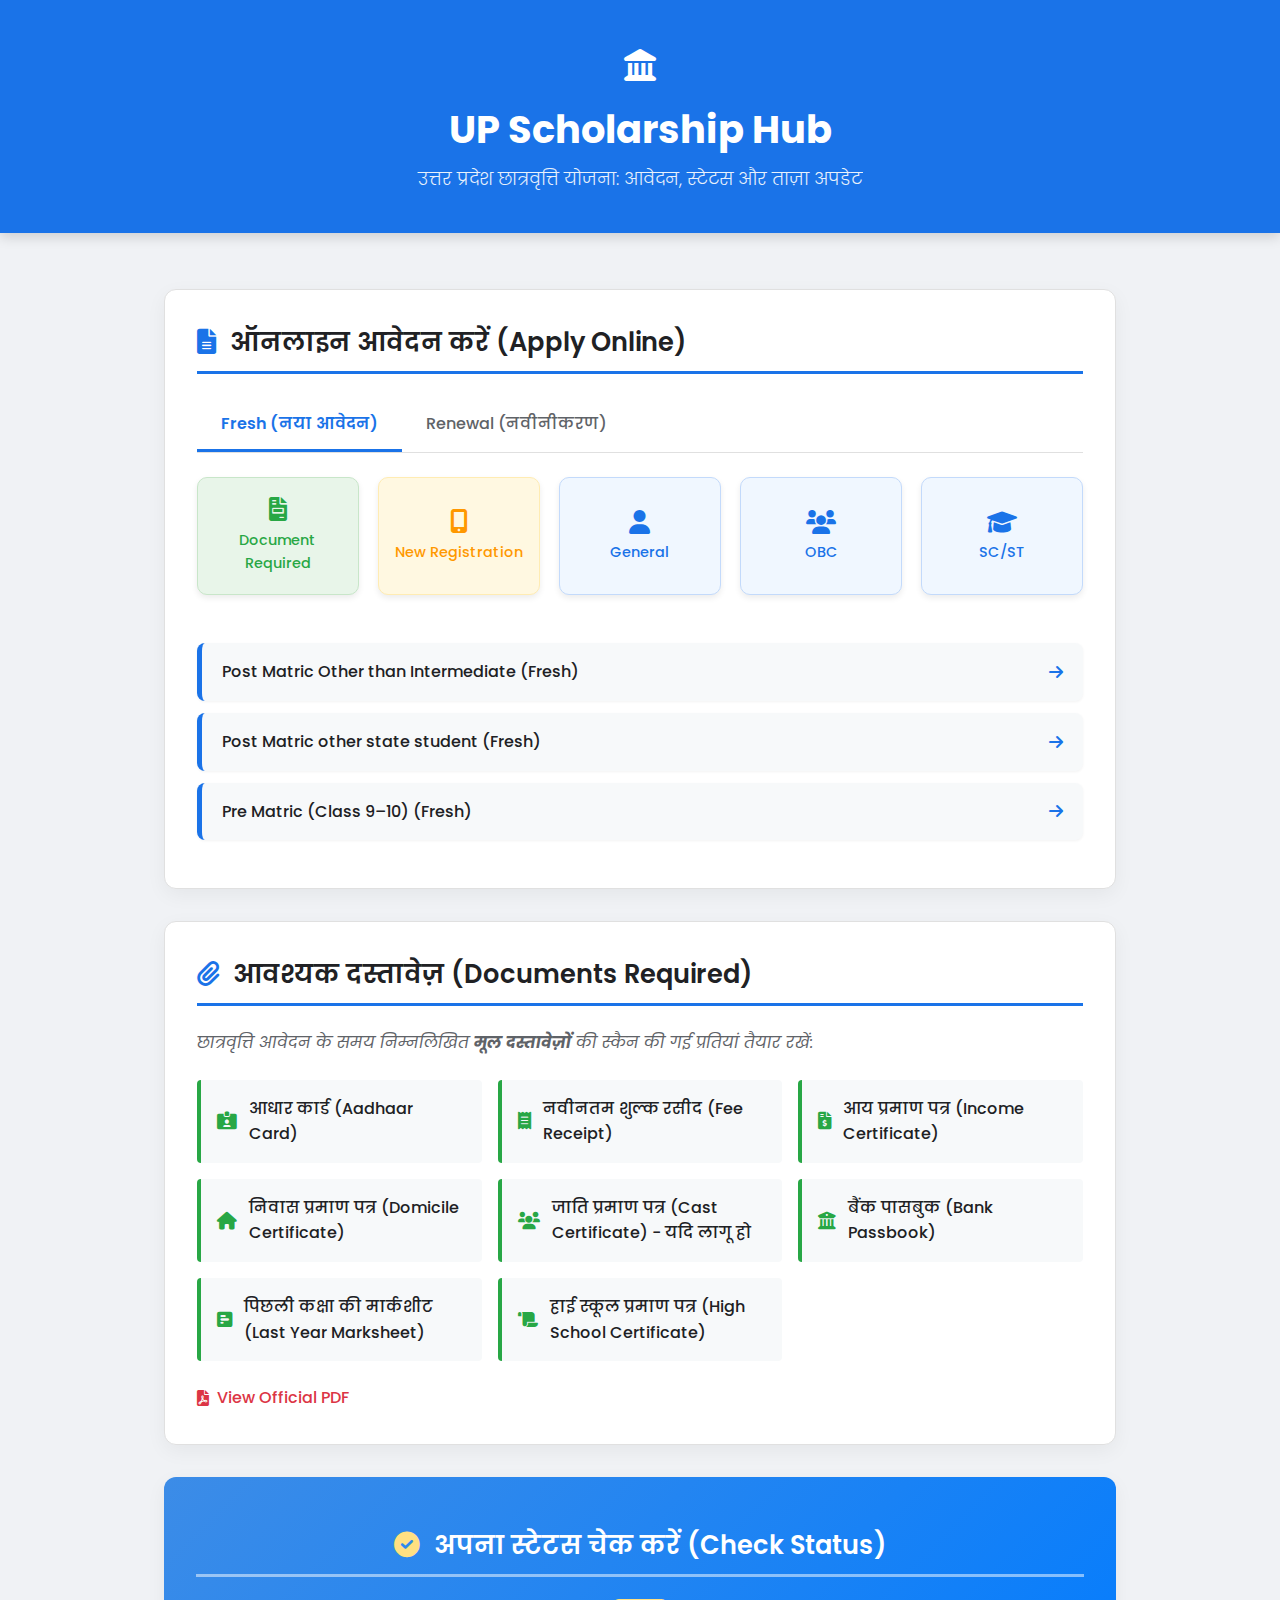
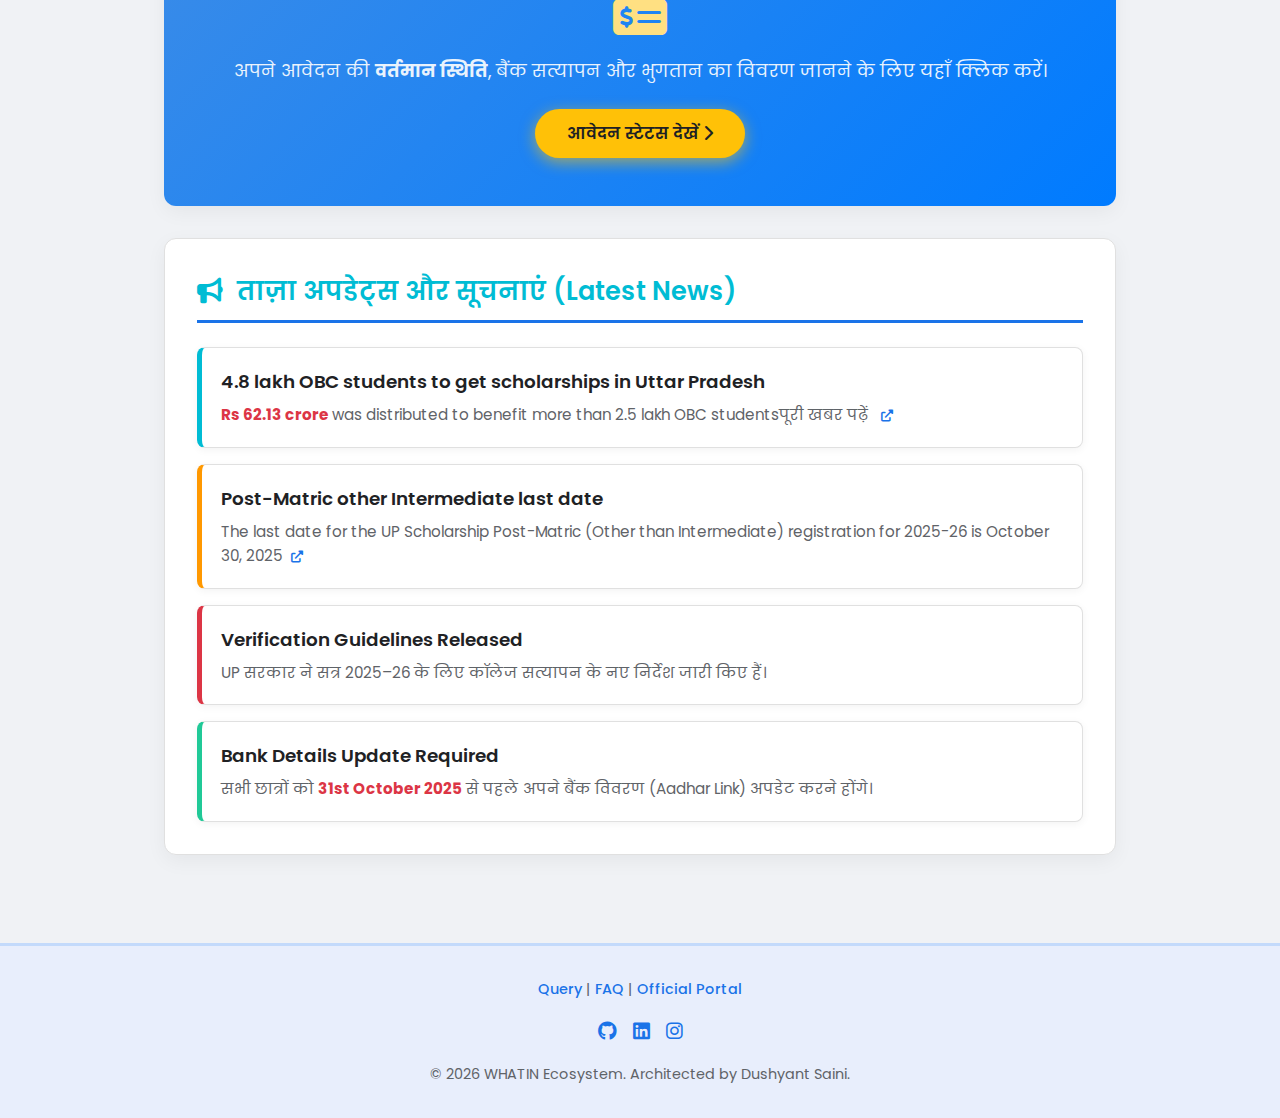
<file: scholarship.html>
<!DOCTYPE html>
<html lang="en">

<head>
    <!-- Google AdSense Verification -->
    <meta name="google-adsense-account" content="ca-pub-3296618712266727">

    <!-- Google tag (gtag.js) -->
    <script async src="https://www.googletagmanager.com/gtag/js?id=G-E97CV891FV"></script>
    <script>
        window.dataLayer = window.dataLayer || [];
        function gtag() { dataLayer.push(arguments); }
        gtag('js', new Date());

        gtag('config', 'G-E97CV891FV');
    </script>

    <!-- Google AdSense -->
    <script async src="https://pagead2.googlesyndication.com/pagead/js/adsbygoogle.js?client=ca-pub-3296618712266727"
        crossorigin="anonymous"></script>

    <meta charset="UTF-8">
    <meta name="viewport" content="width=device-width, initial-scale=1.0">
    <title>UP Scholarship Portal | Whatin - Professional V5</title>

    <link href="https://fonts.googleapis.com/css2?family=Poppins:wght@400;500;600;700&display=swap" rel="stylesheet">
    <link rel="stylesheet" href="https://cdnjs.cloudflare.com/ajax/libs/font-awesome/6.0.0-beta3/css/all.min.css">
    <style>
        :root {
            --primary-color: #1a73e8;
            --secondary-color: #28a745;
            --attention-color: #ff9800;
            --news-color: #00bcd4;
            --background-color: #f0f2f5;
            --card-bg: #ffffff;
            --text-dark: #202124;
            --text-light: #5f6368;
            --subtle-border: #e0e0e0;
        }

        * {
            margin: 0;
            padding: 0;
            box-sizing: border-box;
            font-family: 'Poppins', sans-serif;
        }

        body {
            background-color: var(--background-color);
            color: var(--text-dark);
            line-height: 1.6;
            scroll-behavior: smooth;
            font-weight: 400;
        }

        header {
            background: var(--primary-color);
            color: #fff;
            padding: 2.5rem 1rem;
            box-shadow: 0 4px 12px rgba(0, 0, 0, 0.15);
            display: flex;
            flex-direction: column;
            align-items: center;
        }

        .logo-placeholder {
            font-size: 2rem;
            margin-bottom: 0.5rem;
            color: #ffffff;
        }

        header h1 {
            font-size: 2.4rem;
            font-weight: 700;
            margin-bottom: 0.25rem;
        }

        header p {
            font-size: 1.1rem;
            opacity: 0.9;
            font-weight: 300;
        }

        .container {
            width: 95%;
            max-width: 1000px;
            margin: 2rem auto;
            padding: 1.5rem;
        }

        .card {
            background: var(--card-bg);
            padding: 2rem;
            border-radius: 12px;
            border: 1px solid var(--subtle-border);
            box-shadow: 0 6px 20px rgba(0, 0, 0, 0.05);
            margin-bottom: 2rem;
            transition: all 0.3s ease;
        }

        .card:hover {
            transform: translateY(-3px);
            box-shadow: 0 8px 30px rgba(0, 0, 0, 0.1);
        }

        .section-title {
            font-size: 1.6rem;
            font-weight: 600;
            margin-bottom: 1.5rem;
            color: var(--text-dark);
            border-bottom: 3px solid var(--primary-color);
            padding-bottom: 0.5rem;
        }

        .section-title i {
            color: var(--primary-color);
            margin-right: 0.5rem;
        }

        .tabs {
            display: flex;
            justify-content: flex-start;
            border-bottom: 1px solid var(--subtle-border);
            margin-bottom: 1.5rem;
        }

        .tab {
            padding: 0.8rem 1.5rem;
            cursor: pointer;
            font-weight: 500;
            color: var(--text-light);
            border-bottom: 3px solid transparent;
            transition: all 0.3s;
        }

        .tab.active {
            color: var(--primary-color);
            border-bottom-color: var(--primary-color);
            font-weight: 600;
        }

        .tab:hover {
            color: var(--primary-color);
        }

        .categories {
            display: grid;
            grid-template-columns: repeat(auto-fit, minmax(100px, 1fr));
            gap: 1.2rem;
            margin-bottom: 2rem;
        }

        .btn {
            background: #f0f7ff;
            border: 1px solid #c3dafb;
            color: var(--primary-color);
            padding: 1.2rem 0.5rem;
            border-radius: 10px;
            font-weight: 500;
            cursor: pointer;
            transition: all 0.3s;
            text-align: center;
            box-shadow: 0 3px 6px rgba(0, 0, 0, 0.08);
            text-decoration: none;
            display: flex;
            flex-direction: column;
            align-items: center;
            justify-content: center;
            font-size: 0.9rem;
        }

        .btn i {
            font-size: 1.5rem;
            margin-bottom: 0.5rem;
        }

        .btn:hover {
            background: var(--primary-color);
            color: #fff;
            transform: translateY(-3px);
            box-shadow: 0 5px 15px rgba(26, 115, 232, 0.4);
        }

        .btn-special {
            background: #fff8e1;
            border-color: #ffecb3;
            color: var(--attention-color);
        }

        .btn-special:hover {
            background: var(--attention-color);
            color: #fff;
            box-shadow: 0 5px 15px rgba(255, 152, 0, 0.4);
        }

        .btn-document {
            background: #e8f5e9;
            border-color: #c8e6c9;
            color: var(--secondary-color);
        }

        .btn-document:hover {
            background: var(--secondary-color);
            color: #fff;
            box-shadow: 0 5px 15px rgba(40, 167, 69, 0.4);
        }

        .subcategories {
            display: none;
            flex-direction: column;
            gap: 0.75rem;
            padding: 1rem 0;
        }

        .subcategories.active {
            display: flex;
        }

        .sub-btn {
            padding: 1rem 1.25rem;
            border-radius: 8px;
            cursor: pointer;
            font-weight: 500;
            text-align: left;
            display: flex;
            align-items: center;
            justify-content: space-between;
            transition: all 0.3s ease;
            text-decoration: none;
            color: var(--text-dark);
            background: #f7f9fa;
            border-left: 5px solid var(--primary-color);
            box-shadow: 0 1px 3px rgba(0, 0, 0, 0.05);
        }

        .sub-btn:hover {
            transform: translateX(5px);
            background: #eaf3ff;
            color: var(--primary-color);
        }

        .sub-btn i {
            color: var(--primary-color);
        }

        .document-list {
            display: grid;
            grid-template-columns: repeat(auto-fit, minmax(280px, 1fr));
            gap: 1rem;
            margin-top: 1.5rem;
            list-style: none;
        }

        .document-list li {
            background: #f7f9fa;
            padding: 1rem;
            border-left: 4px solid var(--secondary-color);
            border-radius: 4px;
            font-weight: 500;
            display: flex;
            align-items: center;
            transition: background-color 0.2s;
        }

        .document-list li:hover {
            background: #e8f5e9;
        }

        .document-list li i {
            color: var(--secondary-color);
            margin-right: 0.75rem;
            font-size: 1.1rem;
        }

        .pdf-link-container a {
            display: inline-flex;
            align-items: center;
            margin-top: 1.5rem;
            color: #dc3545;
            font-weight: 500;
            text-decoration: none;
            transition: color 0.3s;
        }

        .pdf-link-container a:hover {
            color: #a01a28;
        }

        .pdf-link-container a i {
            margin-right: 0.5rem;
        }

        .status-check-card {
            background: linear-gradient(135deg, #3c8ce7 0%, #007bff 100%);
            color: #fff;
            text-align: center;
            padding: 3rem 2rem;
            border-radius: 12px;
            border: none;
        }

        .status-check-card .section-title {
            color: #fff;
            border-bottom-color: rgba(255, 255, 255, 0.5);
            margin-bottom: 1rem;
        }

        .status-check-card .section-title i {
            color: #ffe082;
        }

        .status-check-card p {
            opacity: 0.9;
            margin-bottom: 1.5rem;
            font-size: 1.1rem;
        }

        .status-check-card i.fa-money-check-alt {
            font-size: 3rem;
            margin-bottom: 1rem;
            color: #ffe082;
        }

        .status-check-btn {
            display: inline-block;
            background: #ffc107;
            color: var(--text-dark);
            padding: 0.75rem 2rem;
            border-radius: 50px;
            font-weight: 600;
            text-decoration: none;
            box-shadow: 0 4px 15px rgba(255, 193, 7, 0.6);
            transition: all 0.3s ease;
        }

        .status-check-btn:hover {
            background: #ff9800;
            color: #fff;
            transform: translateY(-2px);
            box-shadow: 0 6px 20px rgba(255, 152, 0, 0.6);
        }

        .news-section .section-title {
            color: var(--news-color);
        }

        .news-section .section-title i {
            color: var(--news-color);
        }

        .news-container {
            display: flex;
            flex-direction: column;
            gap: 1rem;
        }

        a.news-box-link {
            background: #fff;
            border: 1px solid var(--subtle-border);
            border-radius: 8px;
            padding: 1.2rem;
            box-shadow: 0 2px 8px rgba(0, 0, 0, 0.05);
            border-left: 5px solid;
            display: block;
            text-decoration: none;
            color: inherit;
            transition: all 0.3s ease;
        }

        a.news-box-link:hover {
            background: #fcfcfc;
            box-shadow: 0 4px 15px rgba(0, 0, 0, 0.1);
            transform: translateY(-2px);
        }

        .news-box-link:nth-child(1) {
            border-left-color: var(--news-color);
        }

        .news-box-link:nth-child(2) {
            border-left-color: var(--attention-color);
        }

        .news-box-link:nth-child(3) {
            border-left-color: #dc3545;
        }

        .news-box-link:nth-child(4) {
            border-left-color: #20c997;
        }

        .news-box-link h4 {
            font-size: 1.15rem;
            font-weight: 600;
            color: var(--text-dark);
            margin-bottom: 0.4rem;
        }

        .news-box-link p {
            font-size: 0.95rem;
            color: var(--text-light);
        }

        .news-box-link strong {
            color: #dc3545;
            font-weight: 700;
        }

        .news-box-link i.fa-external-link-alt {
            font-size: 0.75rem;
            color: var(--primary-color);
            margin-left: 0.5rem;
        }

        footer {
            background: #e8eefc;
            padding: 2rem 1rem;
            text-align: center;
            color: var(--text-light);
            font-size: 0.9rem;
            border-top: 3px solid #c3dafb;
        }

        .footer-links a {
            color: var(--primary-color);
            text-decoration: none;
            font-weight: 500;
            transition: color 0.3s;
        }

        .footer-links a:hover {
            color: var(--text-dark);
        }

        .footer-links {
            margin-bottom: 0.5rem;
        }

        @media(max-width:768px) {
            .categories {
                grid-template-columns: repeat(2, 1fr);
            }

            .document-list {
                grid-template-columns: 1fr;
            }

            header h1 {
                font-size: 2rem;
            }

            header p {
                font-size: 1rem;
            }

            .tab {
                padding: 0.8rem 0.8rem;
                font-size: 0.9rem;
            }
        }

        @media(max-width:480px) {
            .categories {
                grid-template-columns: 1fr;
            }
        }
    </style>
</head>

<body>

    <header>
        <div class="logo-placeholder"><i class="fas fa-landmark"></i></div>
        <h1>UP Scholarship Hub</h1>
        <p>उत्तर प्रदेश छात्रवृत्ति योजना: आवेदन, स्टेटस और ताज़ा अपडेट</p>
    </header>

    <div class="container">

        <div class="card">
            <h2 class="section-title"><i class="fas fa-file-alt"></i> ऑनलाइन आवेदन करें (Apply Online)</h2>

            <div class="tabs">
                <div class="tab active" id="freshersTab">Fresh (नया आवेदन)</div>
                <div class="tab" id="renewalTab">Renewal (नवीनीकरण)</div>
            </div>

            <div class="categories">
                <a href="#documents-required-section" class="btn btn-document" title="Check required documents list">
                    <i class="fas fa-file-invoice"></i> Document Required
                </a>
                <a href="https://scholarship.up.gov.in/RegistrationNew.aspx" class="btn btn-special" target="_blank"
                    title="Aadhaar/Mobile OTP Based Registration">
                    <i class="fas fa-mobile-alt"></i> New Registration
                </a>
                <button class="btn" onclick="showCategory('general')"><i class="fas fa-user"></i> General</button>
                <button class="btn" onclick="showCategory('obc')"><i class="fas fa-users"></i> OBC</button>
                <button class="btn" onclick="showCategory('scst')"><i class="fas fa-graduation-cap"></i> SC/ST</button>
            </div>

            <div class="subcategories active" id="general"></div>
            <div class="subcategories" id="obc"></div>
            <div class="subcategories" id="scst"></div>
        </div>

        <div class="card" id="documents-required-section">
            <h2 class="section-title"><i class="fas fa-paperclip"></i> आवश्यक दस्तावेज़ (Documents Required)</h2>

            <p style="margin-bottom: 1rem; font-style: italic; color: var(--text-light);">छात्रवृत्ति आवेदन के समय
                निम्नलिखित <strong>मूल दस्तावेज़ों</strong> की स्कैन की गई प्रतियां तैयार रखें:</p>

            <ul class="document-list">
                <li><i class="fas fa-id-card-alt"></i> आधार कार्ड (Aadhaar Card)</li>
                <li><i class="fas fa-receipt"></i> नवीनतम शुल्क रसीद (Fee Receipt)</li>
                <li><i class="fas fa-file-invoice-dollar"></i> आय प्रमाण पत्र (Income Certificate)</li>
                <li><i class="fas fa-home"></i> निवास प्रमाण पत्र (Domicile Certificate)</li>
                <li><i class="fas fa-users"></i> जाति प्रमाण पत्र (Cast Certificate) - यदि लागू हो</li>
                <li><i class="fas fa-university"></i> बैंक पासबुक (Bank Passbook)</li>
                <li><i class="fas fa-poll-h"></i> पिछली कक्षा की मार्कशीट (Last Year Marksheet)</li>
                <li><i class="fas fa-scroll"></i> हाई स्कूल प्रमाण पत्र (High School Certificate)</li>
            </ul>

            <div class="pdf-link-container">
                <a href="https://drive.google.com/file/d/17MzudehVJYm989XFgTRHaFbX2E60GC-H/view?usp=sharing"
                    target="_blank" title="View official document checklist">
                    <i class="fas fa-file-pdf"></i> View Official PDF
                </a>
            </div>
        </div>

        <div class="card status-check-card">
            <h2 class="section-title"><i class="fas fa-check-circle"></i> अपना स्टेटस चेक करें (Check Status)</h2>
            <i class="fas fa-money-check-alt"></i>
            <p>अपने आवेदन की <strong>वर्तमान स्थिति</strong>, बैंक सत्यापन और भुगतान का विवरण जानने के लिए यहाँ क्लिक
                करें।</p>
            <a href="https://pfms.nic.in" class="status-check-btn" target="_blank">
                आवेदन स्टेटस देखें <i class="fas fa-chevron-right"></i>
            </a>
        </div>

        <div class="card news-section">
            <h2 class="section-title"><i class="fas fa-bullhorn"></i> ताज़ा अपडेट्स और सूचनाएं (Latest News)</h2>
            <div class="news-container">

                <a href="https://www.indiatoday.in/education-today/news/story/up-government-to-give-scholarships-to-48-lakh-obc-students-2804464-2025-10-17"
                    class="news-box-link" target="_blank">
                    <h4>4.8 lakh OBC students to get scholarships in Uttar Pradesh</h4>
                    <p><strong> Rs 62.13 crore </strong>was distributed to benefit more than 2.5 lakh OBC studentsपूरी
                        खबर पढ़ें <i class="fas fa-external-link-alt"></i></p>
                </a>

                <a href="https://www.google.com/search?q=post+matric+other+intermediate+registration+last+date&sca_esv=602bc0460517bd79&rlz=1C1VDKB_enIN1112IN1112&biw=1707&bih=811&sxsrf=AE3TifNPcTko9AFCGBV8LIb_pGYBOaWDOA%3A1760726189334&ei=rYzyaPCZFICSseMP6ITQkAI&ved=0ahUKEwiwpL-Y8KuQAxUASWwGHWgCFCIQ4dUDCBE&uact=5&oq=post+matric+other+intermediate+registration+last+date&gs_lp=[base64]&sclient=gws-wiz-serp"
                    class="news-box-link" target="_blank">
                    <h4>Post-Matric other Intermediate last date</h4>
                    <p>The last date for the UP Scholarship Post-Matric (Other than Intermediate) registration for
                        2025-26 is October 30, 2025<i class="fas fa-external-link-alt"></i></p>
                </a>

                <a href="https://scholarships.gov.in/public/schemeGuidelines/Assam_Post_Matric_guideline.pdf"
                    class="news-box-link" target="_blank">
                    <h4>Verification Guidelines Released</h4>
                    <p>UP सरकार ने सत्र 2025–26 के लिए कॉलेज सत्यापन के नए निर्देश जारी किए हैं।</p>
                </a>

                <a href="https://www.google.com/search?q=post+matric+other+intermediary+bank+details+required&sca_esv=602bc0460517bd79&rlz=1C1VDKB_enIN1112IN1112&sxsrf=AE3TifMTdrBMlxV6gvzUgruin-jQX04Eag:1760726467321&source=lnms&sa=X&ved=2ahUKEwiqnIad8auQAxUe3TgGHWhPCZEQ0pQJegQIAhAF&biw=1707&bih=811&dpr=1.13"
                    class="news-box-link" target="_blank">
                    <h4>Bank Details Update Required</h4>
                    <p>सभी छात्रों को <strong>31st October 2025</strong> से पहले अपने बैंक विवरण (Aadhar Link) अपडेट
                        करने होंगे।</p>
                </a>
            </div>
        </div>

    </div>

    <footer>
        <div class="footer-links">
            <a href="query.html" target="_blank">Query</a> |
            <a href="https://scholarship.up.gov.in/faq.aspx" target="_blank">FAQ</a> |
            <a href="https://scholarship.up.gov.in/" target="_blank">Official Portal</a>
        </div>
        <div class="social-links"
            style="margin-top: 1rem; display: flex; justify-content: center; gap: 1rem; font-size: 1.2rem;">
            <a href="#" style="color: var(--primary-color);"><i class="fab fa-github"></i></a>
            <a href="https://linkedin.com/in/dushyant-saini-6384a532b" target="_blank"
                style="color: var(--primary-color);"><i class="fab fa-linkedin"></i></a>
            <a href="https://www.instagram.com/thedushyant_saini?igsh=Z2sybHAzcTI2eTA2" target="_blank"
                style="color: var(--primary-color);"><i class="fab fa-instagram"></i></a>
        </div>
        <p style="margin-top: 1rem;">&copy; 2026 WHATIN Ecosystem. Architected by Dushyant Saini.</p>
    </footer>

    <script>
        const tabs = document.querySelectorAll(".tab");
        const subcategoriesContainers = document.querySelectorAll(".subcategories");

        const freshData = { general: [{ text: "Post Matric Other than Intermediate (Fresh)", url: "https://scholarship.up.gov.in/LoginStudentPost.aspx" }, { text: "Post Matric other state student (Fresh)", url: "https://scholarship.up.gov.in/LoginStudentPostOS.aspx" }, { text: "Pre Matric (Class 9–10) (Fresh)", url: "https://scholarship.up.gov.in/LoginStudentPreFresh.aspx" }], obc: [{ text: "Post Matric other than intermidiate(OBC) (Fresh)", url: "https://scholarship.up.gov.in/LoginStudentPost.aspx" }, { text: "post matric other state student (OBC) (Fresh)", url: "https://scholarship.up.gov.in/LoginStudentPostOS.aspx" }], scst: [{ text: "Post Matric other than intermidiate(SC/ST) (Fresh)", url: "https://scholarship.up.gov.in/LoginStudentPost.aspx" }, { text: "post matric other state student(SC/ST) (Fresh)", url: "https://scholarship.up.gov.in/LoginStudentPostOS.aspx" }] };
        const renewalData = { general: [{ text: "Post Matric Other than Intermediate (Renewal)", url: "https://scholarship.up.gov.in/LoginStudentPostRenew.aspx" }, { text: "Post Matric other state student(Renewal)", url: "https://scholarship.up.gov.in/LoginStudentPostRenewOS.aspx" }, { text: "Pre Matric (Class 9–10) (Renewal)", url: "https://scholarship.up.gov.in/PreMatric_Renewal.aspx" }], obc: [{ text: "Post Matric other than intermidiate (OBC) (Renewal)", url: "https://scholarship.up.gov.in/LoginStudentPostRenew.aspx" }, { text: "Post Matric other state student (OBC) (Renewal)", url: "https://scholarship.up.gov.in/LoginStudentPostRenewOS.aspx" }], scst: [{ text: "Post Matric other than intermidiate (SC/ST) (Renewal)", url: "https://scholarship.up.gov.in/LoginStudentPostRenew.aspx" }, { text: "Post Matric other state student (SC/ST) (Renewal)", url: "https://scholarship.up.gov.in/LoginStudentPostRenewOS.aspx" }] };

        let currentTab = 'fresh';
        let activeCategory = 'general';

        function renderSubcategoryLinks(category, data) {
            const container = document.getElementById(category);
            container.innerHTML = '';
            if (data[category]) {
                data[category].forEach(item => {
                    const link = document.createElement('a');
                    link.href = item.url;
                    link.className = 'sub-btn';
                    link.target = '_blank';
                    link.style.cursor = 'pointer';
                    link.innerHTML = `<span>${item.text}</span><i class="fas fa-arrow-right"></i>`;
                    container.appendChild(link);
                });
            }
        }

        function showCategory(category) {
            subcategoriesContainers.forEach(sub => sub.classList.remove("active"));
            document.getElementById(category).classList.add("active");
            activeCategory = category;
            const data = (currentTab === 'fresh') ? freshData : renewalData;
            renderSubcategoryLinks(activeCategory, data);
        }

        function switchTab(tabId) {
            const isFresh = (tabId === 'freshersTab');
            currentTab = isFresh ? 'fresh' : 'renewal';
            tabs.forEach(t => t.classList.remove("active"));
            document.getElementById(tabId).classList.add("active");
            renderSubcategoryLinks(activeCategory, isFresh ? freshData : renewalData);
        }

        tabs.forEach(tab => { tab.addEventListener("click", () => { switchTab(tab.id); }); });

        document.addEventListener('DOMContentLoaded', () => {
            showCategory('general');
        });

        window.showCategory = showCategory;
    </script>
    <!-- <script async src="https://pagead2.googlesyndication.com/pagead/js/adsbygoogle.js?client=ca-pub-3296618712266727"
        crossorigin="anonymous"></script> -->
</body>

</html>
</file>
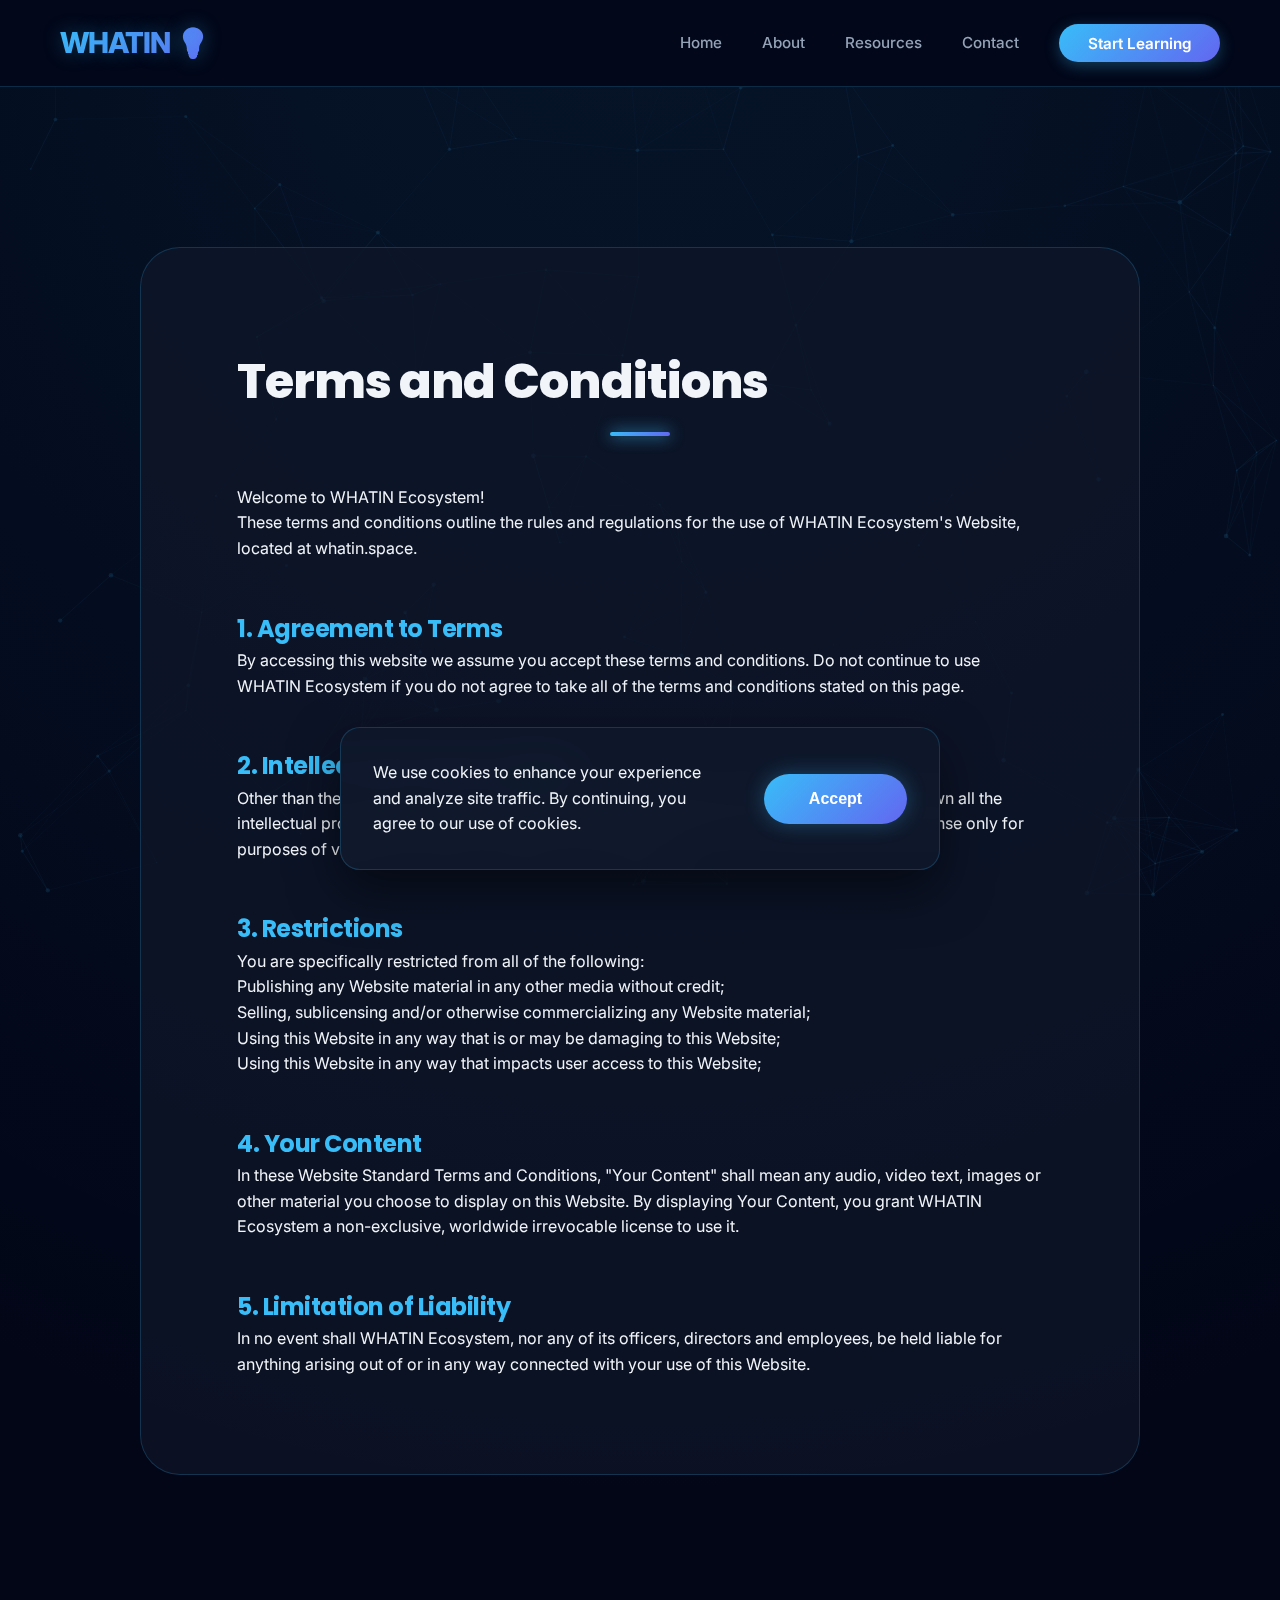
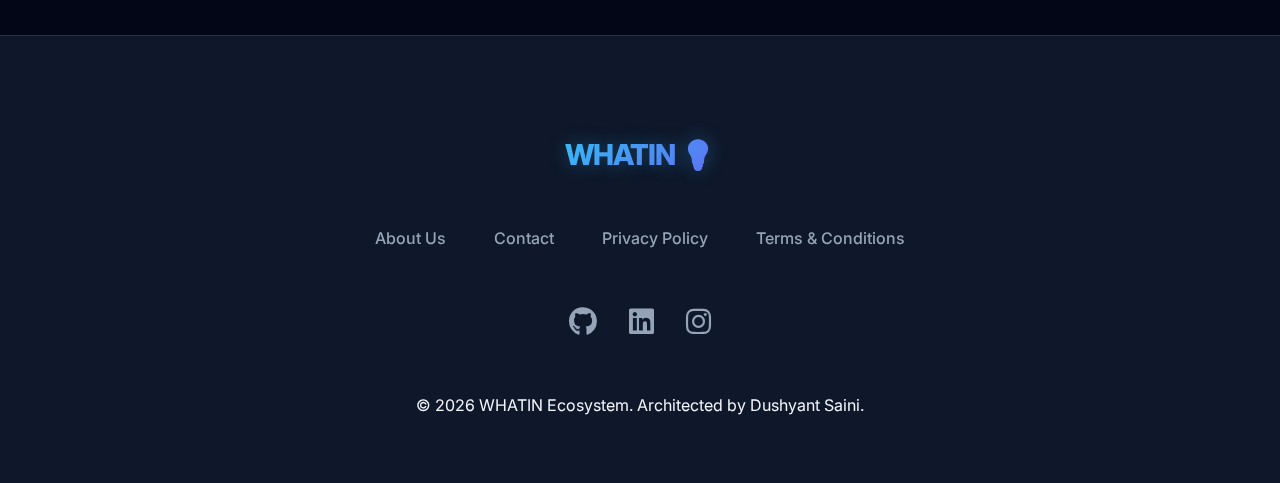
<file: terms-conditions.html>
<!DOCTYPE html>
<html lang="en">

<head>
    <meta charset="UTF-8">
    <meta name="viewport" content="width=device-width, initial-scale=1.0">
    <title>Terms & Conditions | WHATIN Ecosystem</title>

    <!-- Google AdSense Verification -->
    <meta name="google-adsense-account" content="ca-pub-3296618712266727">

    <!-- SEO Meta Tags -->
    <meta name="description"
        content="Terms and Conditions for using WHATIN Ecosystem services and resources. Understanding your rights and responsibilities.">
    <meta name="author" content="Dushyant Saini">

    <!-- Fonts -->
    <link rel="preconnect" href="https://fonts.googleapis.com">
    <link rel="preconnect" href="https://fonts.gstatic.com" crossorigin>
    <link
        href="https://fonts.googleapis.com/css2?family=Inter:wght@300;400;500;600;700;800&family=Poppins:wght@400;500;600;700;800&display=swap"
        rel="stylesheet">

    <!-- Styles -->
    <link rel="stylesheet" href="style.css">
    <link rel="stylesheet" href="https://cdnjs.cloudflare.com/ajax/libs/font-awesome/6.4.0/css/all.min.css">
</head>

<body>
    <canvas id="bgCanvas"></canvas>

    <header id="main-header">
        <div class="container header-content">
            <div class="logo" onclick="window.location.href='index.html'">WHATIN 💡</div>
            <nav id="nav-menu">
                <ul>
                    <li><a href="index.html">Home</a></li>
                    <li><a href="about.html">About</a></li>
                    <li><a href="index.html#projects">Resources</a></li>
                    <li><a href="contact.html">Contact</a></li>
                    <li><a href="index.html#projects" class="cta-btn-header">Start Learning</a></li>
                </ul>
            </nav>
            <div class="mobile-menu-btn" id="mobile-menu-btn">
                <i class="fas fa-bars"></i>
            </div>
        </div>
    </header>

    <main>
        <section class="policy-section">
            <div class="container policy-container">
                <div class="policy-content">
                    <h1 class="section-title" style="text-align: left;">Terms and Conditions</h1>
                    <p>Welcome to WHATIN Ecosystem!</p>

                    <p>These terms and conditions outline the rules and regulations for the use of WHATIN Ecosystem's
                        Website, located at whatin.space.</p>

                    <h2 style="color: var(--accent-primary); margin-top: 3rem;">1. Agreement to Terms</h2>
                    <p>By accessing this website we assume you accept these terms and conditions. Do not continue to use
                        WHATIN Ecosystem if you do not agree to take all of the terms and conditions stated on this
                        page.</p>

                    <h2 style="color: var(--accent-primary); margin-top: 3rem;">2. Intellectual Property Rights</h2>
                    <p>Other than the content you own, under these Terms, WHATIN Ecosystem and/or its licensors own all
                        the intellectual property rights and materials contained in this Website. You are granted
                        limited license only for purposes of viewing the material contained on this Website.</p>

                    <h2 style="color: var(--accent-primary); margin-top: 3rem;">3. Restrictions</h2>
                    <p>You are specifically restricted from all of the following:</p>
                    <ul>
                        <li>Publishing any Website material in any other media without credit;</li>
                        <li>Selling, sublicensing and/or otherwise commercializing any Website material;</li>
                        <li>Using this Website in any way that is or may be damaging to this Website;</li>
                        <li>Using this Website in any way that impacts user access to this Website;</li>
                    </ul>

                    <h2 style="color: var(--accent-primary); margin-top: 3rem;">4. Your Content</h2>
                    <p>In these Website Standard Terms and Conditions, "Your Content" shall mean any audio, video text,
                        images or other material you choose to display on this Website. By displaying Your Content, you
                        grant WHATIN Ecosystem a non-exclusive, worldwide irrevocable license to use it.</p>

                    <h2 style="color: var(--accent-primary); margin-top: 3rem;">5. Limitation of Liability</h2>
                    <p>In no event shall WHATIN Ecosystem, nor any of its officers, directors and employees, be held
                        liable for anything arising out of or in any way connected with your use of this Website.</p>
                </div>
            </div>
        </section>
    </main>

    <footer>
        <div class="container footer-content">
            <div class="logo">WHATIN 💡</div>
            <div class="footer-links">
                <a href="about.html">About Us</a>
                <a href="contact.html">Contact</a>
                <a href="privacy-policy.html">Privacy Policy</a>
                <a href="terms-conditions.html">Terms & Conditions</a>
            </div>
            <div class="social-links">
                <a href="#"><i class="fab fa-github"></i></a>
                <a href="https://linkedin.com/in/dushyant-saini-6384a532b" target="_blank"><i
                        class="fab fa-linkedin"></i></a>
                <a href="https://www.instagram.com/thedushyant_saini?igsh=Z2sybHAzcTI2eTA2" target="_blank"><i
                        class="fab fa-instagram"></i></a>
            </div>
            <p class="copyright">&copy; 2026 WHATIN Ecosystem. Architected by Dushyant Saini.</p>
        </div>
    </footer>

    <script src="script.js"></script>
</body>

</html>
</file>
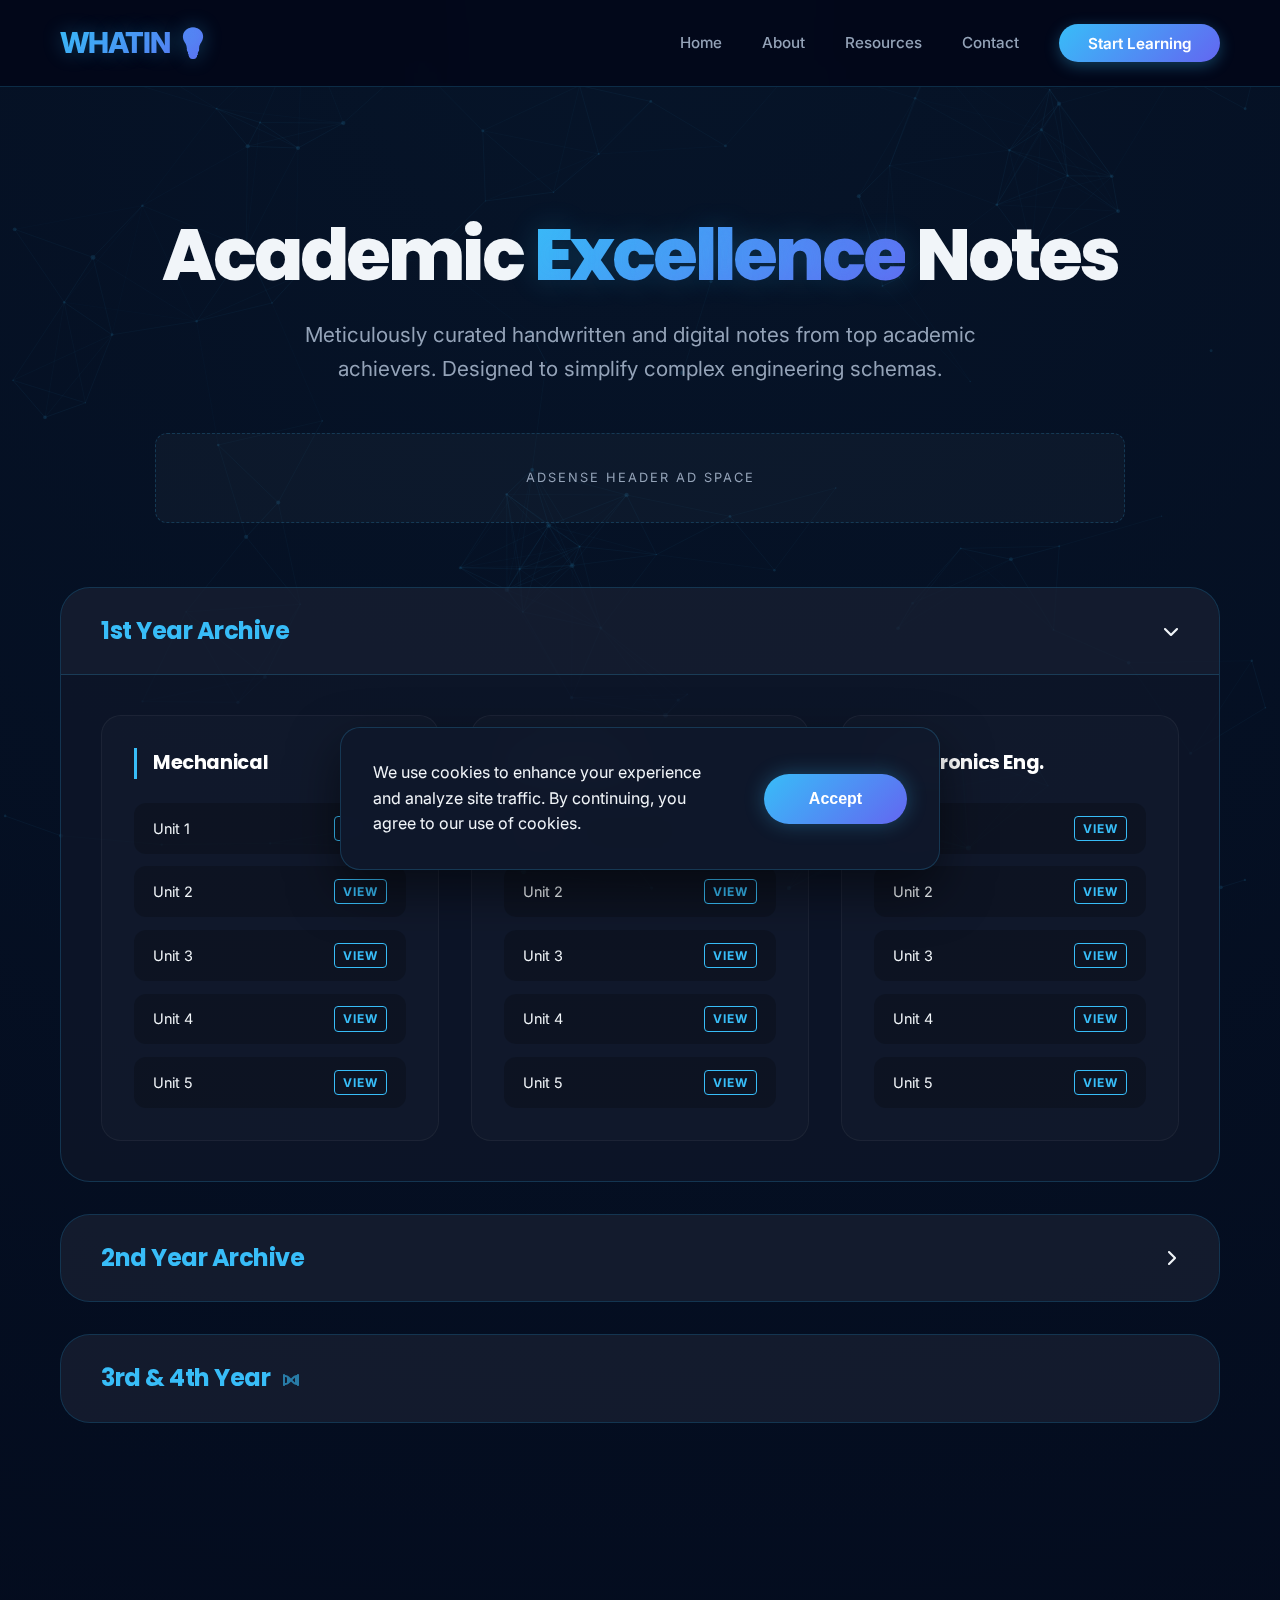
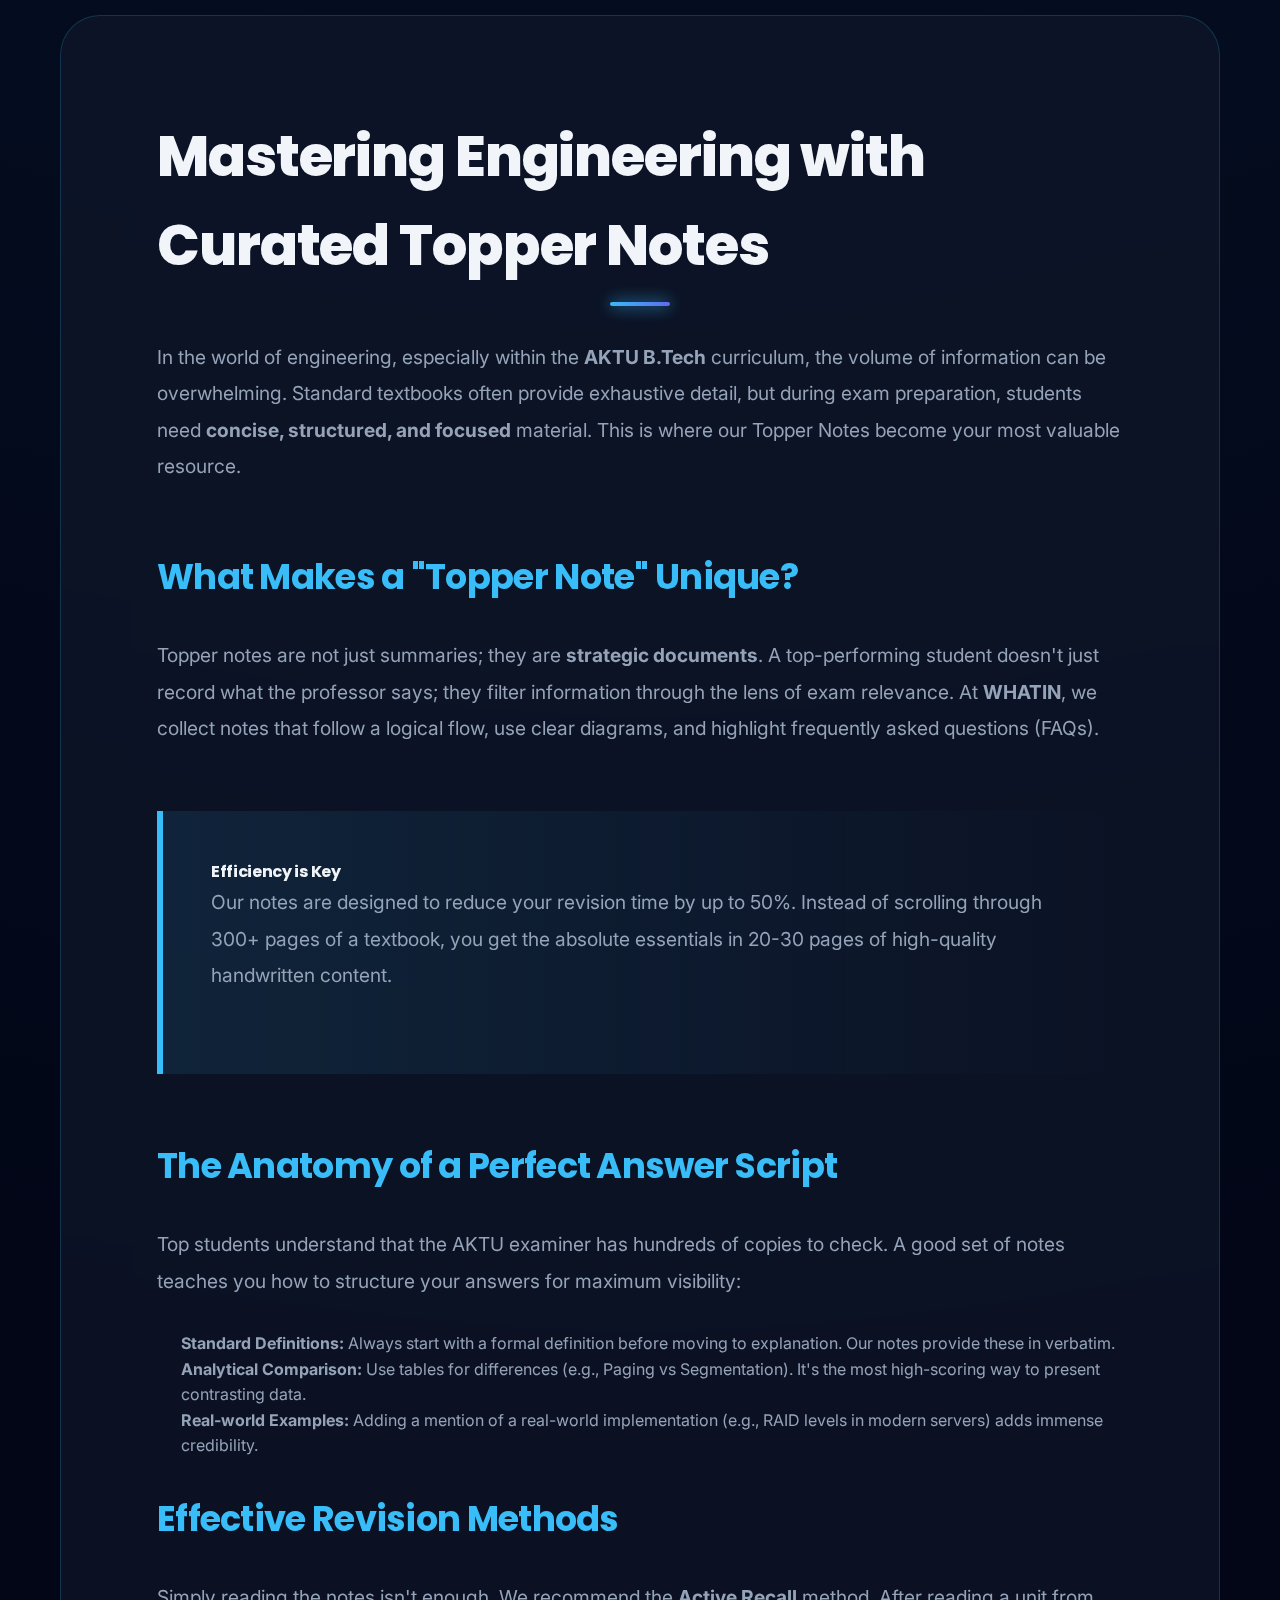
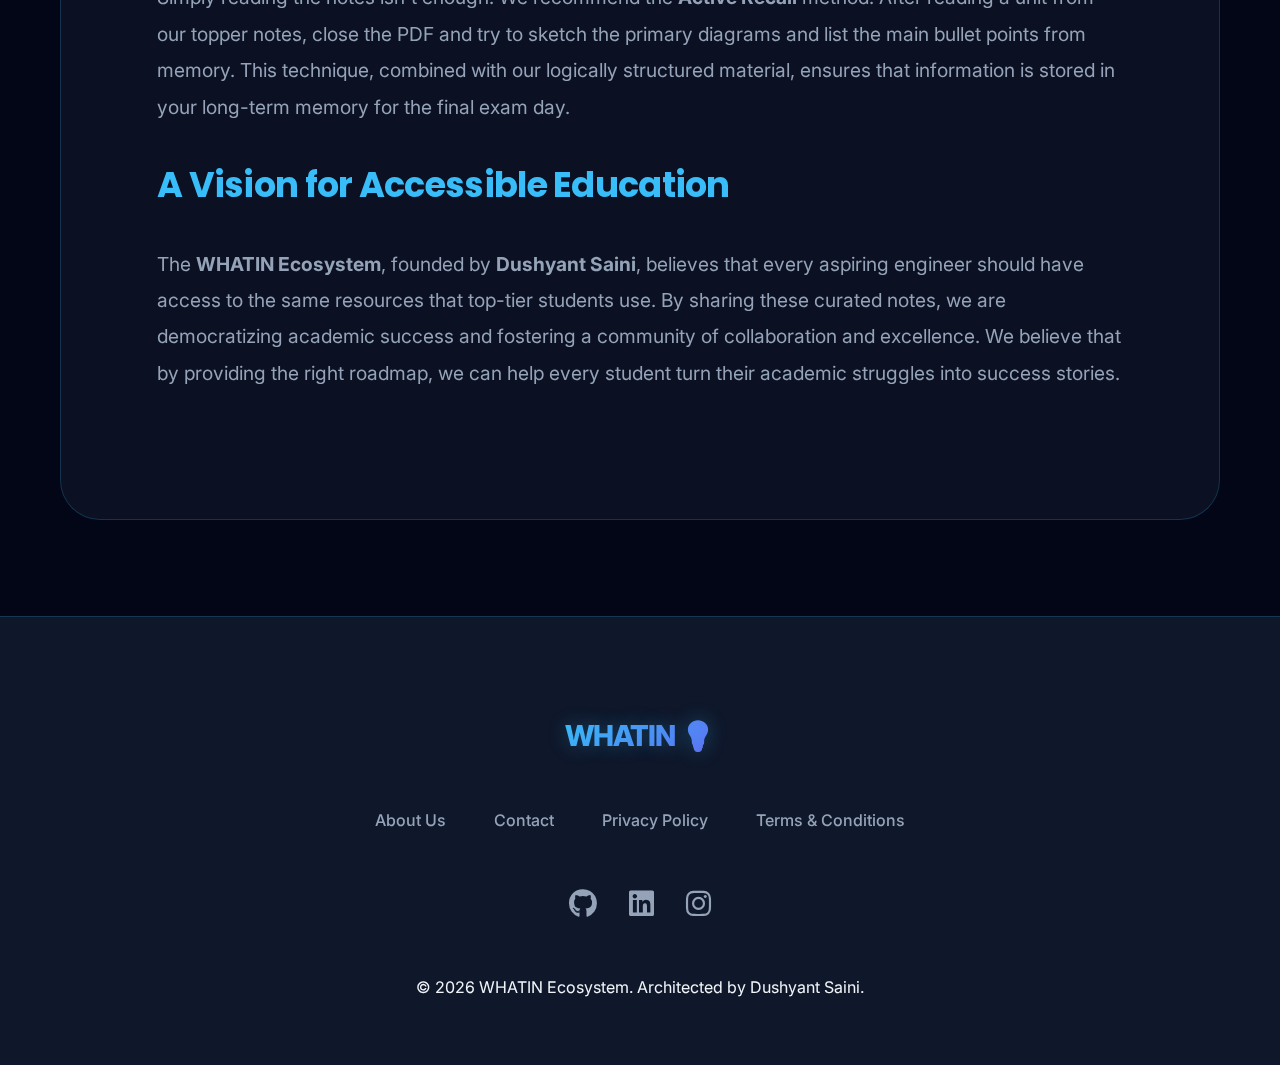
<file: topper.html>
<!DOCTYPE html>
<html lang="en">

<head>
    <meta charset="UTF-8">
    <meta name="viewport" content="width=device-width, initial-scale=1.0">
    <title>Curated Topper Notes | WHATIN Ecosystem</title>

    <!-- SEO Meta Tags -->
    <meta name="description"
        content="Access handwritten and digital Topper Notes for AKTU subjects. High-quality study materials curated for excellence by WHATIN.">
    <meta name="keywords"
        content="AKTU Topper Notes, B.Tech CSE Notes, Engineering Study Material, Dushyant Saini, WHATIN Notes">
    <!-- Google AdSense Verification -->
    <meta name="google-adsense-account" content="ca-pub-3296618712266727">

    <!-- Google tag (gtag.js) -->
    <script async src="https://www.googletagmanager.com/gtag/js?id=G-E97CV891FV"></script>
    <script>
        window.dataLayer = window.dataLayer || [];
        function gtag() { dataLayer.push(arguments); }
        gtag('js', new Date());
        gtag('config', 'G-E97CV891FV');
    </script>

    <!-- Google AdSense -->
    <script async src="https://pagead2.googlesyndication.com/pagead/js/adsbygoogle.js?client=ca-pub-3296618712266727"
        crossorigin="anonymous"></script>

    <meta name="author" content="Dushyant Saini">

    <!-- Fonts -->
    <link rel="preconnect" href="https://fonts.googleapis.com">
    <link rel="preconnect" href="https://fonts.gstatic.com" crossorigin>
    <link
        href="https://fonts.googleapis.com/css2?family=Inter:wght@300;400;500;600;700;800&family=Poppins:wght@400;500;600;700;800&display=swap"
        rel="stylesheet">

    <!-- Styles -->
    <link rel="stylesheet" href="style.css">
    <link rel="stylesheet" href="https://cdnjs.cloudflare.com/ajax/libs/font-awesome/6.4.0/css/all.min.css">

    <style>
        .notes-hero {
            padding: 8rem 0 4rem;
            text-align: center;
        }

        /* Year Navigator Styles */
        .year-navigator {
            margin-top: 4rem;
            text-align: left;
        }

        .year-block {
            background: var(--glass-bg);
            border: 1px solid var(--glass-border);
            border-radius: 30px;
            margin-bottom: 2rem;
            overflow: hidden;
            transition: all 0.3s ease;
        }

        .year-header {
            padding: 1.5rem 2.5rem;
            background: rgba(255, 255, 255, 0.03);
            display: flex;
            justify-content: space-between;
            align-items: center;
            cursor: pointer;
            border-bottom: 1px solid var(--glass-border);
        }

        .year-header h2 {
            font-size: 1.5rem;
            color: var(--accent-primary);
            margin: 0;
        }

        .year-header i {
            transition: transform 0.3s ease;
        }

        .year-block.collapsed .year-content {
            display: none;
        }

        .year-block.collapsed .year-header {
            border-bottom: none;
        }

        .year-block.collapsed .year-header i {
            transform: rotate(-90deg);
        }

        .year-content {
            padding: 2.5rem;
        }

        .subjects-grid {
            display: grid;
            grid-template-columns: repeat(auto-fit, minmax(300px, 1fr));
            gap: 2rem;
        }

        .subject-card-v2 {
            background: rgba(255, 255, 255, 0.02);
            border: 1px solid rgba(255, 255, 255, 0.05);
            padding: 2rem;
            border-radius: 20px;
            transition: 0.3s;
        }

        .subject-card-v2:hover {
            border-color: var(--accent-primary);
            background: rgba(255, 255, 255, 0.04);
        }

        .subject-card-v2 h3 {
            margin-bottom: 1.5rem;
            font-size: 1.2rem;
            color: #fff;
            border-left: 3px solid var(--accent-primary);
            padding-left: 1rem;
        }

        .units-strip {
            display: flex;
            flex-direction: column;
            gap: 0.8rem;
        }

        .unit-item {
            display: flex;
            justify-content: space-between;
            align-items: center;
            background: rgba(0, 0, 0, 0.2);
            padding: 0.8rem 1.2rem;
            border-radius: 12px;
            font-size: 0.9rem;
        }

        .unit-item a {
            color: var(--accent-primary);
            font-weight: 700;
            text-transform: uppercase;
            font-size: 0.75rem;
            letter-spacing: 1px;
            border: 1px solid var(--accent-primary);
            padding: 2px 8px;
            border-radius: 4px;
        }

        .unit-item a:hover {
            background: var(--accent-primary);
            color: #000;
        }

        .coming-soon-btn {
            font-size: 0.7rem;
            opacity: 0.5;
            color: var(--text-secondary);
            font-style: italic;
        }
    </style>
</head>

<body>
    <canvas id="bgCanvas"></canvas>

    <header id="main-header">
        <div class="container header-content">
            <div class="logo" onclick="window.location.href='index.html'">WHATIN 💡</div>
            <nav id="nav-menu">
                <ul>
                    <li><a href="index.html">Home</a></li>
                    <li><a href="about.html">About</a></li>
                    <li><a href="index.html#projects">Resources</a></li>
                    <li><a href="contact.html">Contact</a></li>
                    <li><a href="index.html#projects" class="cta-btn-header">Start Learning</a></li>
                </ul>
            </nav>
            <div class="mobile-menu-btn" id="mobile-menu-btn">
                <i class="fas fa-bars"></i>
            </div>
        </div>
    </header>

    <main>
        <div class="container">
            <section class="notes-hero">
                <h1 class="hero-title">Academic <span class="gradient-text">Excellence</span> Notes</h1>
                <p class="hero-subtitle">Meticulously curated handwritten and digital notes from top academic achievers.
                    Designed to simplify complex engineering schemas.</p>

                <div class="ad-leaderboard">
                    <span>AdSense Header Ad Space</span>
                </div>

                <div class="year-navigator">
                    <!-- 1st Year Section -->
                    <div class="year-block">
                        <div class="year-header" onclick="toggleYear(this)">
                            <h2>1st Year Archive</h2>
                            <i class="fas fa-chevron-down"></i>
                        </div>
                        <div class="year-content">
                            <div class="subjects-grid">
                                <!-- Mechanical -->
                                <div class="subject-card-v2">
                                    <h3>Mechanical</h3>
                                    <div class="units-strip">
                                        <div class="unit-item"><span>Unit 1</span><a
                                                href="https://drive.google.com/file/d/1Ytr7IA7k2AEPhZuNIQaJT5K8hFCuN38P/view?usp=sharing"
                                                target="_blank">View</a></div>
                                        <div class="unit-item"><span>Unit 2</span><a
                                                href="https://drive.google.com/file/d/1bDXmfMy0qd606aYJp8CbyMk6DkYjadmM/view?usp=sharing"
                                                target="_blank">View</a></div>
                                        <div class="unit-item"><span>Unit 3</span><a
                                                href="https://drive.google.com/file/d/1OG5JUu2XBuyvF5fW_V8CaVB3AlPPdfsv/view?usp=sharing"
                                                target="_blank">View</a></div>
                                        <div class="unit-item"><span>Unit 4</span><a
                                                href="https://drive.google.com/file/d/1EgsHCZgOcRU38ORmv1KnnmxkL-AWRq1B/view?usp=sharing"
                                                target="_blank">View</a></div>
                                        <div class="unit-item"><span>Unit 5</span><a
                                                href="https://drive.google.com/file/d/1Mo01P21omZ3F55EJsRhRwUC-210moe-4/view?usp=sharing"
                                                target="_blank">View</a></div>
                                    </div>
                                </div>
                                <!-- Chemistry -->
                                <div class="subject-card-v2">
                                    <h3>Chemistry</h3>
                                    <div class="units-strip">
                                        <div class="unit-item"><span>Unit 1</span><a
                                                href="https://drive.google.com/file/d/1Wl917a7HUJqHGg_I_NJvucrRVdxjB8a1/view?usp=sharing"
                                                target="_blank">View</a></div>
                                        <div class="unit-item"><span>Unit 2</span><a
                                                href="https://drive.google.com/file/d/1ClS8L_ByU1Cphq7bKFD4uj_5ycp_i5-j/view?usp=sharing"
                                                target="_blank">View</a></div>
                                        <div class="unit-item"><span>Unit 3</span><a
                                                href="https://drive.google.com/file/d/1Fil_yqCMO10EhA5-Y40jg0B6kPmzJ50n/view?usp=sharing"
                                                target="_blank">View</a></div>
                                        <div class="unit-item"><span>Unit 4</span><a
                                                href="https://drive.google.com/file/d/1PKd9Op5JHR14UyDv_F1YkhjjRnajRKcJ/view?usp=sharing"
                                                target="_blank">View</a></div>
                                        <div class="unit-item"><span>Unit 5</span><a
                                                href="https://drive.google.com/file/d/1v9hINZzuqYUn46CeRhjxzCs2NY7ZZzee/view?usp=sharing"
                                                target="_blank">View</a></div>
                                    </div>
                                </div>
                                <!-- Electronics -->
                                <div class="subject-card-v2">
                                    <h3>Electronics Eng.</h3>
                                    <div class="units-strip">
                                        <div class="unit-item"><span>Unit 1</span><a
                                                href="https://drive.google.com/file/d/14qv8-yN7dA_wnCYoHdXCN_x1KGczq_9P/view?usp=sharing"
                                                target="_blank">View</a></div>
                                        <div class="unit-item"><span>Unit 2</span><a
                                                href="https://drive.google.com/file/d/1vkbvKc50W166kYEC11RktFM4HZRW4-13/view?usp=sharing"
                                                target="_blank">View</a></div>
                                        <div class="unit-item"><span>Unit 3</span><a
                                                href="https://drive.google.com/file/d/1reUandAQiLJJ2e_3BYXc0MQR5Jnuhkr-/view?usp=sharing"
                                                target="_blank">View</a></div>
                                        <div class="unit-item"><span>Unit 4</span><a
                                                href="https://drive.google.com/file/d/1dtGfUeCwSxePR5K0OkcK_Q3pr0L3RhzS/view?usp=sharing"
                                                target="_blank">View</a></div>
                                        <div class="unit-item"><span>Unit 5</span><a
                                                href="https://drive.google.com/file/d/1KXslU_wTc5-p4Q_bUJz8qlm4tqER53fy/view?usp=sharing"
                                                target="_blank">View</a></div>
                                    </div>
                                </div>
                            </div>
                        </div>
                    </div>

                    <!-- 2nd Year Section -->
                    <div class="year-block collapsed">
                        <div class="year-header" onclick="toggleYear(this)">
                            <h2>2nd Year Archive</h2>
                            <i class="fas fa-chevron-down"></i>
                        </div>
                        <div class="year-content">
                            <div class="subjects-grid">
                                <!-- DS -->
                                <div class="subject-card-v2">
                                    <h3>Data Structures</h3>
                                    <div class="units-strip">
                                        <div class="unit-item"><span>Unit 1</span><a
                                                href="https://drive.google.com/file/d/1enPfPO_mi0Z2zdkRenBmKMW2D3aW__1-/view?usp=sharing"
                                                target="_blank">View</a></div>
                                        <div class="unit-item"><span>Unit 2</span><a
                                                href="https://drive.google.com/file/d/1TOieismuAgoPvivXVYly_9SdPny-G6sN/view?usp=sharing"
                                                target="_blank">View</a></div>
                                        <div class="unit-item"><span class="coming-soon-btn">Unit 3</span></div>
                                        <div class="unit-item"><span class="coming-soon-btn">Unit 4</span></div>
                                        <div class="unit-item"><span class="coming-soon-btn">Unit 5</span></div>
                                    </div>
                                </div>
                                <!-- COA -->
                                <div class="subject-card-v2">
                                    <h3>COA</h3>
                                    <div class="units-strip">
                                        <div class="unit-item"><span>Unit 1</span><a
                                                href="https://drive.google.com/file/d/112AOeNP8I3WVA0X25Axaa6kjF2z8G8Pf/view?usp=sharing"
                                                target="_blank">View</a></div>
                                        <div class="unit-item"><span>Unit 2</span><a
                                                href="https://drive.google.com/file/d/1gyY_0EfDsaQrzEZyK7TLjXbwzPzN86aw/view?usp=drive_link"
                                                target="_blank">View</a></div>
                                        <div class="unit-item"><span>Unit 3</span><a
                                                href="https://drive.google.com/file/d/11Sq428FWvgQXWLTl7tFCw513DM506EIQ/view?usp=sharing"
                                                target="_blank">View</a></div>
                                        <div class="unit-item"><span class="coming-soon-btn">Unit 4</span></div>
                                        <div class="unit-item"><span class="coming-soon-btn">Unit 5</span></div>
                                    </div>
                                </div>
                                <!-- Python -->
                                <div class="subject-card-v2">
                                    <h3>Python (Prof. Tanya)</h3>
                                    <div class="units-strip">
                                        <div class="unit-item"><span>Unit 1</span><a
                                                href="https://drive.google.com/file/d/1TjYLjuiOPHVBPhAAkoaxKxWQxZSvUVN5/view?usp=sharing"
                                                target="_blank">View</a></div>
                                        <div class="unit-item"><span>Unit 2</span><a
                                                href="https://drive.google.com/file/d/1rmvksBuEDE5pTBosMxa63zMDGyh_v9WO/view?usp=sharing"
                                                target="_blank">View</a></div>
                                        <div class="unit-item"><span class="coming-soon-btn">Unit 3</span></div>
                                        <div class="unit-item"><span class="coming-soon-btn">Unit 4</span></div>
                                        <div class="unit-item"><span class="coming-soon-btn">Unit 5</span></div>
                                    </div>
                                </div>
                                <!-- TC -->
                                <div class="subject-card-v2">
                                    <h3>Technical Comm.</h3>
                                    <div class="units-strip">
                                        <div class="unit-item"><span>Unit 1</span><a
                                                href="https://drive.google.com/file/d/19gkypzpCOwUeNZA6BZOpLdMUtFnelDO3/view?usp=sharing"
                                                target="_blank">View</a></div>
                                        <div class="unit-item"><span>Unit 2</span><a
                                                href="https://drive.google.com/file/d/1Dd7oxvrcdXw0W2m4vQFnoW9e7yZuH-eR/view?usp=sharing"
                                                target="_blank">View</a></div>
                                        <div class="unit-item"><span class="coming-soon-btn">Unit 3</span></div>
                                        <div class="unit-item"><span class="coming-soon-btn">Unit 4</span></div>
                                        <div class="unit-item"><span class="coming-soon-btn">Unit 5</span></div>
                                    </div>
                                </div>
                                <!-- TUFLE -->
                                <div class="subject-card-v2">
                                    <h3>TUFLE</h3>
                                    <div class="units-strip">
                                        <div class="unit-item"><span>Unit 1</span><a
                                                href="notes/2nd year/TUFLE/unit-1.pdf" target="_blank">View</a></div>
                                        <div class="unit-item"><span>Unit 2</span><a
                                                href="notes/2nd year/TUFLE/unit-2.pdf" target="_blank">View</a></div>
                                        <div class="unit-item"><span>Unit 3</span><a
                                                href="notes/2nd year/TUFLE/Unit- 3.pdf" target="_blank">View</a></div>
                                        <div class="unit-item"><span class="coming-soon-btn">Unit 4</span></div>
                                        <div class="unit-item"><span>Unit 5</span><a
                                                href="notes/2nd year/TUFLE/unit -5.pdf" target="_blank">View</a></div>
                                    </div>
                                </div>
                            </div>
                        </div>
                    </div>

                    <!-- 3rd & 4th Year Placeholder -->
                    <div class="year-block collapsed">
                        <div class="year-header">
                            <h2>3rd & 4th Year <i class="fas fa-hourglass-half"
                                    style="font-size: 1rem; margin-left: 10px; opacity: 0.6;"></i></h2>
                        </div>
                        <div class="year-content" style="text-align: center; padding: 3rem;">
                            <p style="color: var(--text-secondary);">Advanced engineering modules are currently being
                                curated. Stay tuned!</p>
                        </div>
                    </div>
                </div>
            </section>

            <section class="deep-content-section">
                <div class="content-card-premium">
                    <h2 class="section-title" style="text-align: left;">Mastering Engineering with Curated Topper Notes
                    </h2>
                    <p>In the world of engineering, especially within the <strong>AKTU B.Tech</strong> curriculum, the
                        volume of information can be overwhelming. Standard textbooks often provide exhaustive detail,
                        but during exam preparation, students need <strong>concise, structured, and focused</strong>
                        material. This is where our Topper Notes become your most valuable resource.</p>

                    <h3>What Makes a "Topper Note" Unique?</h3>
                    <p>Topper notes are not just summaries; they are <strong>strategic documents</strong>. A
                        top-performing student doesn't just record what the professor says; they filter information
                        through the lens of exam relevance. At <strong>WHATIN</strong>, we collect notes that follow a
                        logical flow, use clear diagrams, and highlight frequently asked questions (FAQs).</p>

                    <div class="info-box-highlight">
                        <h4>Efficiency is Key</h4>
                        <p>Our notes are designed to reduce your revision time by up to 50%. Instead of scrolling
                            through 300+ pages of a textbook, you get the absolute essentials in 20-30 pages of
                            high-quality handwritten content.</p>
                    </div>

                    <h3 style="margin-top: 2rem;">The Anatomy of a Perfect Answer Script</h3>
                    <p>Top students understand that the AKTU examiner has hundreds of copies to check. A good set of
                        notes teaches you how to structure your answers for maximum visibility:</p>
                    <ul style="margin-left: 1.5rem; margin-bottom: 2rem; color: var(--text-secondary);">
                        <li><strong>Standard Definitions:</strong> Always start with a formal definition before moving
                            to explanation. Our notes provide these in verbatim.</li>
                        <li><strong>Analytical Comparison:</strong> Use tables for differences (e.g., Paging vs
                            Segmentation). It's the most high-scoring way to present contrasting data.</li>
                        <li><strong>Real-world Examples:</strong> Adding a mention of a real-world implementation (e.g.,
                            RAID levels in modern servers) adds immense credibility.</li>
                    </ul>

                    <h3 style="margin-top: 2rem;">Effective Revision Methods</h3>
                    <p>Simply reading the notes isn't enough. We recommend the <strong>Active Recall</strong> method.
                        After reading a unit from our topper notes, close the PDF and try to sketch the primary diagrams
                        and list the main bullet points from memory. This technique, combined with our logically
                        structured material, ensures that information is stored in your long-term memory for the final
                        exam day.</p>

                    <h3 style="margin-top: 2rem;">A Vision for Accessible Education</h3>
                    <p>The <strong>WHATIN Ecosystem</strong>, founded by <strong>Dushyant Saini</strong>, believes that
                        every aspiring engineer should have access to the same resources that top-tier students use. By
                        sharing these curated notes, we are democratizing academic success and fostering a community of
                        collaboration and excellence. We believe that by providing the right roadmap, we can help every
                        student turn their academic struggles into success stories.</p>
                </div>
            </section>
        </div>
    </main>

    <footer>
        <div class="container footer-content">
            <div class="logo">WHATIN 💡</div>
            <div class="footer-links">
                <a href="about.html">About Us</a>
                <a href="contact.html">Contact</a>
                <a href="privacy-policy.html">Privacy Policy</a>
                <a href="terms-conditions.html">Terms & Conditions</a>
            </div>
            <div class="social-links">
                <a href="#"><i class="fab fa-github"></i></a>
                <a href="https://linkedin.com/in/dushyant-saini-6384a532b" target="_blank"><i
                        class="fab fa-linkedin"></i></a>
                <a href="https://www.instagram.com/thedushyant_saini?igsh=Z2sybHAzcTI2eTA2" target="_blank"><i
                        class="fab fa-instagram"></i></a>
            </div>
            <p class="copyright">&copy; 2026 WHATIN Ecosystem. Architected by Dushyant Saini.</p>
        </div>
    </footer>

    <script src="script.js"></script>
    <script>
        function toggleYear(header) {
            const block = header.parentElement;
            block.classList.toggle('collapsed');
        }
    </script>
</body>

</html>
</file>
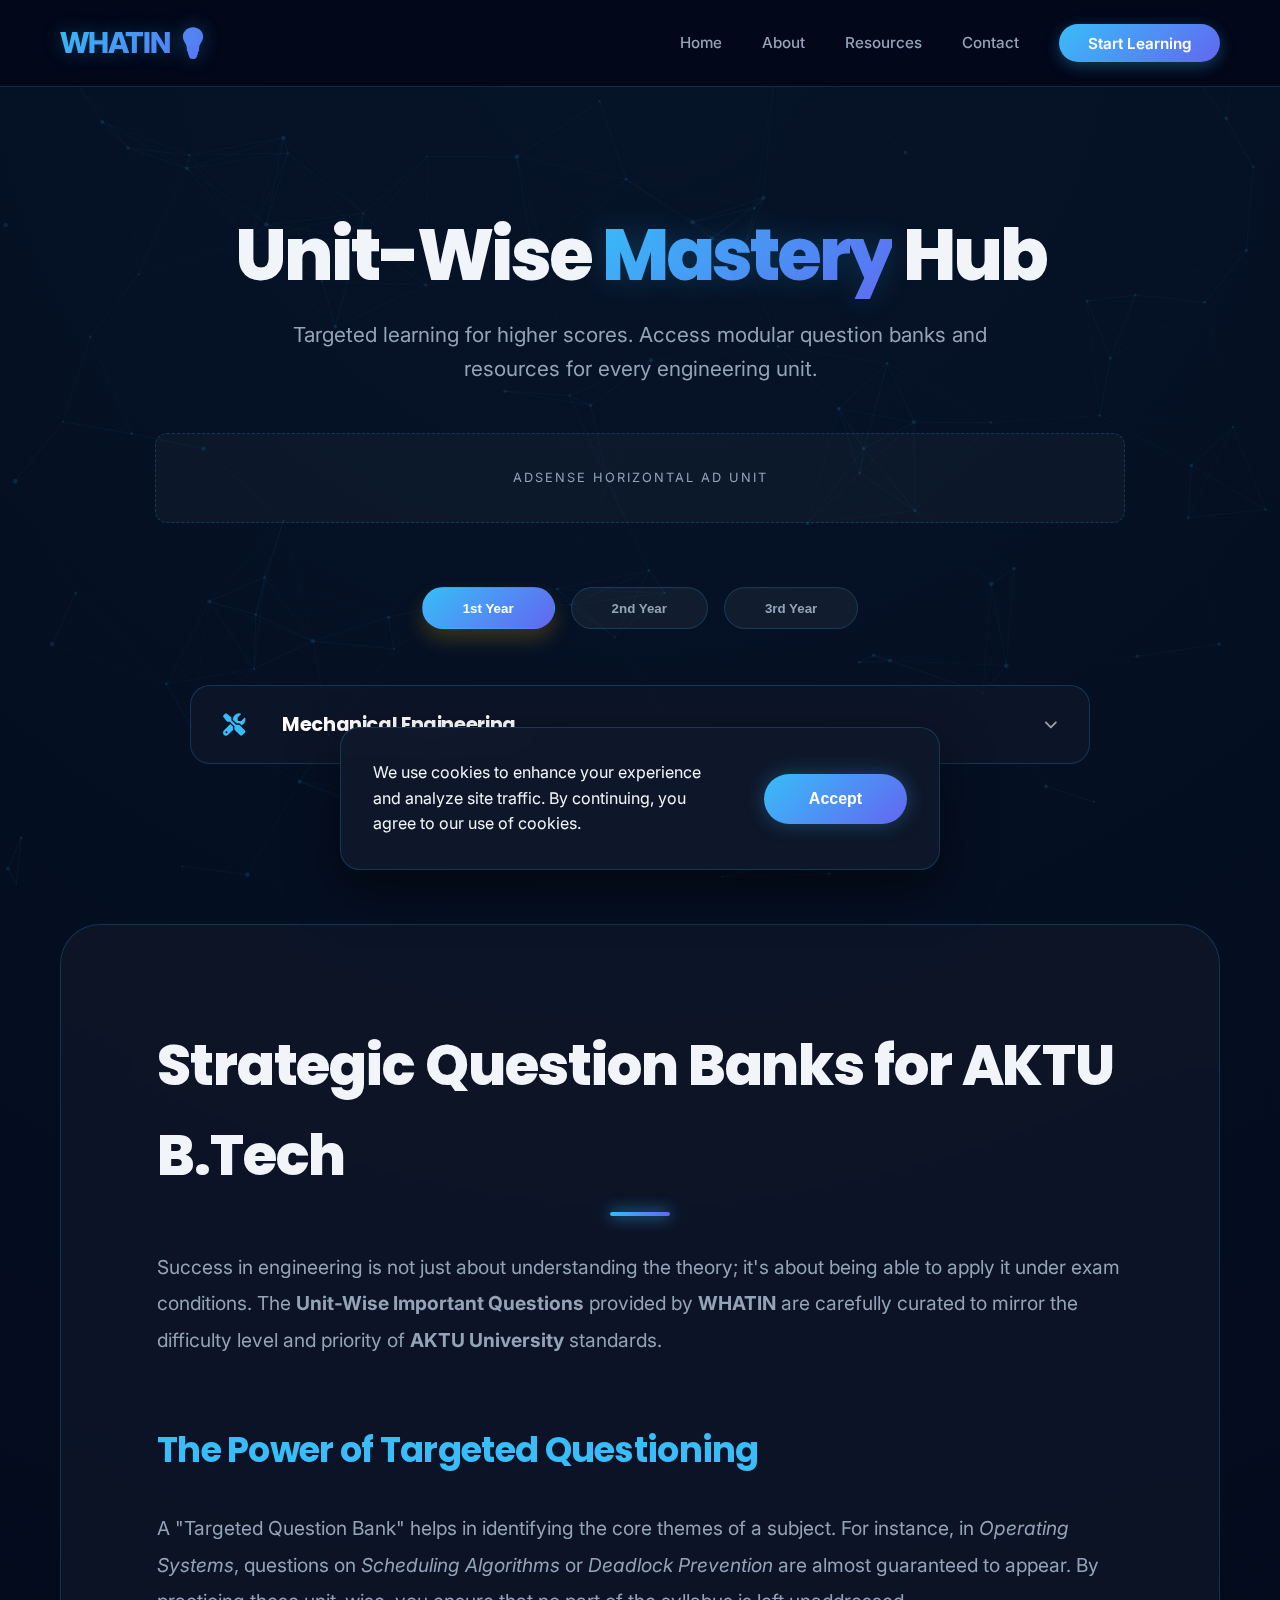
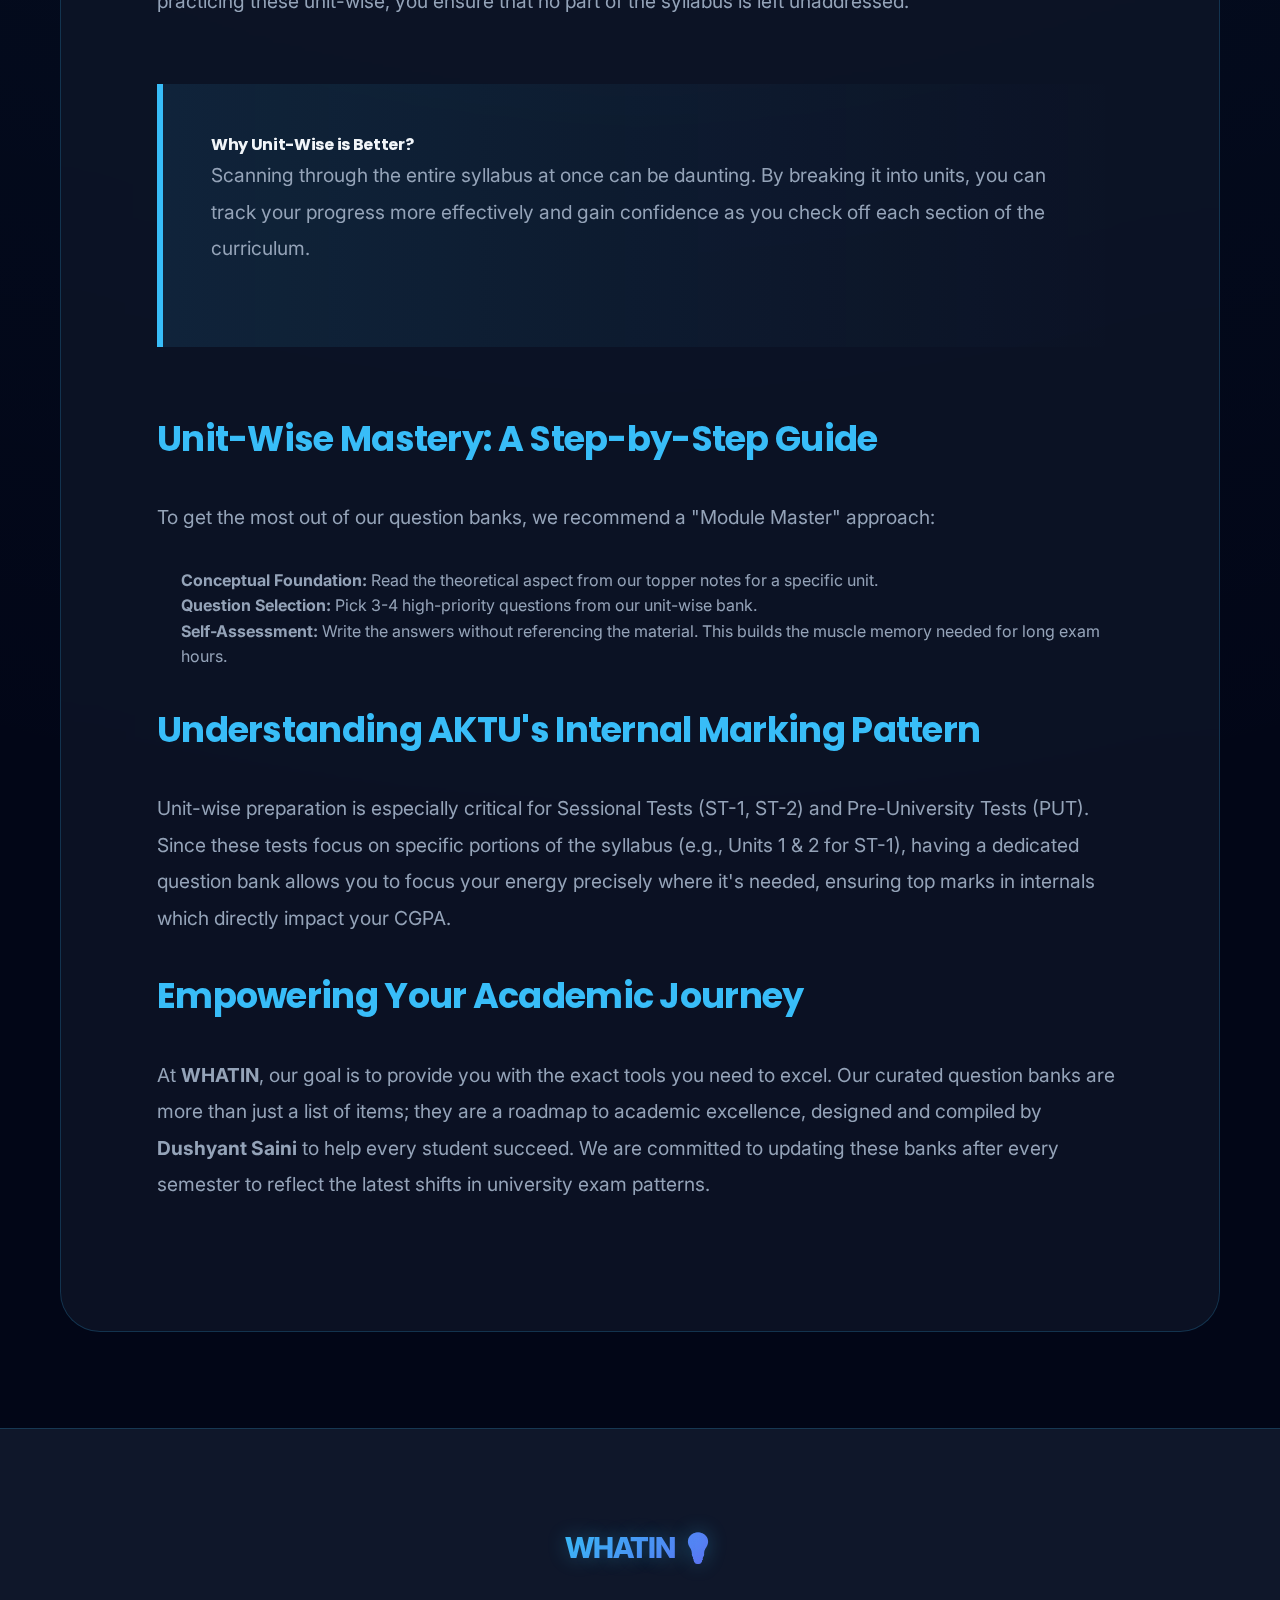
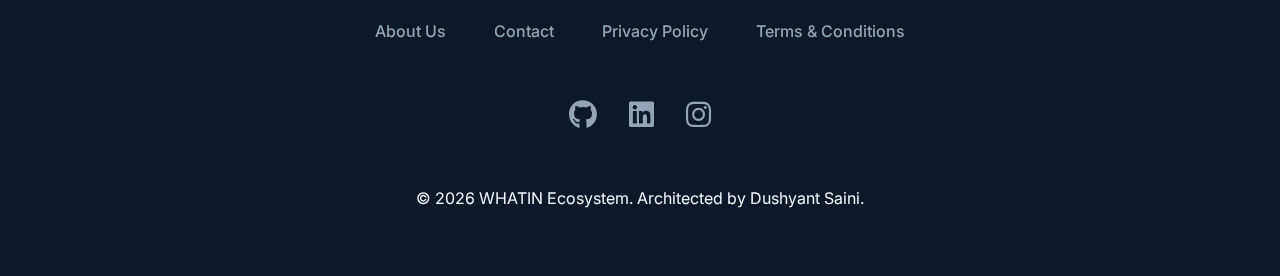
<file: unitwise.html>
<!DOCTYPE html>
<html lang="en">

<head>
    <meta charset="UTF-8">
    <meta name="viewport" content="width=device-width, initial-scale=1.0">
    <title>Unit-Wise Important Questions | WHATIN Ecosystem</title>

    <!-- SEO Meta Tags -->
    <meta name="description"
        content="Access subject-specific, unit-wise important questions for AKTU B.Tech. High-probability questions curated for exam success.">
    <meta name="keywords" content="AKTU Important Questions, Unit Wise Questions, B.Tech CSE Hub, WHATIN Question Bank">

    <!-- Google AdSense Verification -->
    <meta name="google-adsense-account" content="ca-pub-3296618712266727">

    <!-- Google tag (gtag.js) -->
    <script async src="https://www.googletagmanager.com/gtag/js?id=G-E97CV891FV"></script>
    <script>
        window.dataLayer = window.dataLayer || [];
        function gtag() { dataLayer.push(arguments); }
        gtag('js', new Date());
        gtag('config', 'G-E97CV891FV');
    </script>

    <!-- Google AdSense -->
    <script async src="https://pagead2.googlesyndication.com/pagead/js/adsbygoogle.js?client=ca-pub-3296618712266727"
        crossorigin="anonymous"></script>

    <meta name="author" content="Dushyant Saini">

    <!-- Fonts -->
    <link rel="preconnect" href="https://fonts.googleapis.com">
    <link rel="preconnect" href="https://fonts.gstatic.com" crossorigin>
    <link
        href="https://fonts.googleapis.com/css2?family=Inter:wght@300;400;500;600;700;800&family=Poppins:wght@400;500;600;700;800&display=swap"
        rel="stylesheet">

    <!-- Styles -->
    <link rel="stylesheet" href="style.css">
    <link rel="stylesheet" href="https://cdnjs.cloudflare.com/ajax/libs/font-awesome/6.4.0/css/all.min.css">

    <style>
        .unit-hero {
            padding: 8rem 0 4rem;
            text-align: center;
        }

        /* Year Navigation Tabs */
        .year-nav {
            display: flex;
            justify-content: center;
            gap: 1rem;
            margin-bottom: 3.5rem;
        }

        .nav-btn {
            padding: 0.8rem 2.5rem;
            border-radius: 50px;
            background: rgba(255, 255, 255, 0.05);
            cursor: pointer;
            border: 1px solid var(--glass-border);
            font-weight: 600;
            color: var(--text-secondary);
            transition: all 0.3s ease;
        }

        .nav-btn.active {
            background: var(--accent-gradient);
            color: #fff;
            border-color: transparent;
            box-shadow: 0 10px 20px rgba(255, 195, 0, 0.2);
        }

        /* Subject Cards & Units */
        .year-content {
            display: none;
            animation: fadeIn 0.4s ease;
        }

        .year-content.active {
            display: block;
        }

        .subject-stack {
            display: flex;
            flex-direction: column;
            gap: 1.5rem;
            max-width: 900px;
            margin: 0 auto;
        }

        .subject-item-v3 {
            background: var(--glass-bg);
            border: 1px solid var(--glass-border);
            border-radius: 20px;
            overflow: hidden;
            transition: 0.3s;
        }

        .subject-item-v3:hover {
            border-color: var(--accent-primary);
        }

        .subject-trigger {
            width: 100%;
            padding: 1.5rem 2rem;
            display: flex;
            justify-content: space-between;
            align-items: center;
            background: none;
            border: none;
            color: #fff;
            cursor: pointer;
            text-align: left;
        }

        .sub-title-wrap {
            display: flex;
            align-items: center;
            gap: 1.2rem;
        }

        .sub-title-wrap i {
            font-size: 1.4rem;
            color: var(--accent-primary);
            width: 40px;
        }

        .sub-title-wrap h3 {
            font-size: 1.2rem;
            margin: 0;
        }

        .chevron-icon {
            transition: transform 0.3s ease;
            opacity: 0.6;
        }

        .subject-item-v3.open .chevron-icon {
            transform: rotate(180deg);
        }

        .units-drawer {
            max-height: 0;
            overflow: hidden;
            transition: max-height 0.4s ease;
            background: rgba(0, 0, 0, 0.2);
        }

        .subject-item-v3.open .units-drawer {
            max-height: 500px;
        }

        .units-list {
            padding: 1.5rem 2rem;
            display: grid;
            grid-template-columns: repeat(auto-fit, minmax(150px, 1fr));
            gap: 1rem;
        }

        .unit-box-link {
            background: rgba(255, 255, 255, 0.03);
            border: 1px solid rgba(255, 255, 255, 0.05);
            padding: 1rem;
            border-radius: 12px;
            text-align: center;
            font-weight: 600;
            font-size: 0.85rem;
            color: var(--text-secondary);
            transition: 0.3s;
            display: block;
        }

        .unit-box-link:hover {
            background: rgba(255, 195, 0, 0.1);
            border-color: var(--accent-primary);
            color: var(--accent-primary);
            transform: translateY(-3px);
        }

        @keyframes fadeIn {
            from {
                opacity: 0;
                transform: translateY(10px);
            }

            to {
                opacity: 1;
                transform: translateY(0);
            }
        }
    </style>
</head>

<body>
    <canvas id="bgCanvas"></canvas>

    <header id="main-header">
        <div class="container header-content">
            <div class="logo" onclick="window.location.href='index.html'">WHATIN 💡</div>
            <nav id="nav-menu">
                <ul>
                    <li><a href="index.html">Home</a></li>
                    <li><a href="about.html">About</a></li>
                    <li><a href="index.html#projects">Resources</a></li>
                    <li><a href="contact.html">Contact</a></li>
                    <li><a href="index.html#projects" class="cta-btn-header">Start Learning</a></li>
                </ul>
            </nav>
            <div class="mobile-menu-btn" id="mobile-menu-btn">
                <i class="fas fa-bars"></i>
            </div>
        </div>
    </header>

    <main>
        <div class="container">
            <section class="unit-hero">
                <h1 class="hero-title">Unit-Wise <span class="gradient-text">Mastery</span> Hub</h1>
                <p class="hero-subtitle">Targeted learning for higher scores. Access modular question banks and
                    resources for every engineering unit.</p>

                <div class="ad-leaderboard">
                    <span>AdSense Horizontal Ad Unit</span>
                </div>

                <div class="year-nav">
                    <button class="nav-btn active" onclick="switchYear('year1', this)">1st Year</button>
                    <button class="nav-btn" onclick="switchYear('year2', this)">2nd Year</button>
                    <button class="nav-btn" onclick="switchYear('year3', this)">3rd Year</button>
                </div>

                <!-- 1st Year Content -->
                <div id="year1" class="year-content active">
                    <div class="subject-stack">
                        <div class="subject-item-v3">
                            <button class="subject-trigger" onclick="toggleSubject(this)">
                                <div class="sub-title-wrap"><i class="fas fa-tools"></i>
                                    <h3>Mechanical Engineering</h3>
                                </div>
                                <i class="fas fa-chevron-down chevron-icon"></i>
                            </button>
                            <div class="units-drawer">
                                <div class="units-list">
                                    <a href="UNIT-1.png" target="_blank" class="unit-box-link">Unit 1</a>
                                    <a href="UNIT-2.png" target="_blank" class="unit-box-link">Unit 2</a>
                                    <a href="UNIT-3.png" target="_blank" class="unit-box-link">Unit 3</a>
                                    <a href="UNIT-4.png" target="_blank" class="unit-box-link">Unit 4</a>
                                    <a href="UNIT-5.png" target="_blank" class="unit-box-link">Unit 5</a>
                                </div>
                            </div>
                        </div>
                    </div>
                </div>

                <!-- 2nd Year Content -->
                <div id="year2" class="year-content">
                    <div class="subject-stack">
                        <!-- Cyber Security -->
                        <div class="subject-item-v3">
                            <button class="subject-trigger" onclick="toggleSubject(this)">
                                <div class="sub-title-wrap"><i class="fas fa-user-shield"></i>
                                    <h3>Cyber Security</h3>
                                </div>
                                <i class="fas fa-chevron-down chevron-icon"></i>
                            </button>
                            <div class="units-drawer">
                                <div class="units-list">
                                    <a href="https://drive.google.com/file/d/1xbHteIJPgJJgBSpbNguTech58WulI_Xl/view?usp=drive_link"
                                        target="_blank" class="unit-box-link">Unit 1</a>
                                    <a href="https://drive.google.com/file/d/197UCbUzttkBOXU8Lh5B1Yo9lYFU_l5qR/view?usp=drive_link"
                                        target="_blank" class="unit-box-link">Unit 2</a>
                                    <a href="https://drive.google.com/file/d/1xnXggL0TyctGkYEUxpZN3m9Uwkejm3If/view?usp=drive_link"
                                        target="_blank" class="unit-box-link">Unit 3</a>
                                    <a href="https://drive.google.com/file/d/1n7_tMnrRX6Yet672CGLd7Zek7Sox_3We/view?usp=drive_link"
                                        target="_blank" class="unit-box-link">Unit 4</a>
                                    <a href="https://drive.google.com/file/d/1NPdwyYa5Jf4JstGlbOtvuPcWwFmzwWtG/view?usp=drive_link"
                                        target="_blank" class="unit-box-link">Unit 5</a>
                                </div>
                            </div>
                        </div>
                        <!-- DBMS -->
                        <div class="subject-item-v3">
                            <button class="subject-trigger" onclick="toggleSubject(this)">
                                <div class="sub-title-wrap"><i class="fas fa-database"></i>
                                    <h3>Database Management</h3>
                                </div>
                                <i class="fas fa-chevron-down chevron-icon"></i>
                            </button>
                            <div class="units-drawer">
                                <div class="units-list">
                                    <a href="#" class="unit-box-link">Unit 1</a>
                                    <a href="#" class="unit-box-link">Unit 2</a>
                                    <a href="#" class="unit-box-link">Unit 3</a>
                                    <a href="#" class="unit-box-link">Unit 4</a>
                                    <a href="#" class="unit-box-link">Unit 5</a>
                                </div>
                            </div>
                        </div>
                        <!-- OS -->
                        <div class="subject-item-v3">
                            <button class="subject-trigger" onclick="toggleSubject(this)">
                                <div class="sub-title-wrap"><i class="fas fa-microchip"></i>
                                    <h3>Operating Systems</h3>
                                </div>
                                <i class="fas fa-chevron-down chevron-icon"></i>
                            </button>
                            <div class="units-drawer">
                                <div class="units-list">
                                    <a href="#" class="unit-box-link">Unit 1</a>
                                    <a href="#" class="unit-box-link">Unit 2</a>
                                    <a href="#" class="unit-box-link">Unit 3</a>
                                    <a href="#" class="unit-box-link">Unit 4</a>
                                    <a href="#" class="unit-box-link">Unit 5</a>
                                </div>
                            </div>
                        </div>
                        <!-- COA -->
                        <div class="subject-item-v3">
                            <button class="subject-trigger" onclick="toggleSubject(this)">
                                <div class="sub-title-wrap"><i class="fas fa-project-diagram"></i>
                                    <h3>Computer Organization</h3>
                                </div>
                                <i class="fas fa-chevron-down chevron-icon"></i>
                            </button>
                            <div class="units-drawer">
                                <div class="units-list">
                                    <a href="#" class="unit-box-link">Unit 1</a>
                                    <a href="#" class="unit-box-link">Unit 2</a>
                                    <a href="#" class="unit-box-link">Unit 3</a>
                                    <a href="#" class="unit-box-link">Unit 4</a>
                                    <a href="#" class="unit-box-link">Unit 5</a>
                                </div>
                            </div>
                        </div>
                        <!-- Math 4 -->
                        <div class="subject-item-v3">
                            <button class="subject-trigger" onclick="toggleSubject(this)">
                                <div class="sub-title-wrap"><i class="fas fa-calculator"></i>
                                    <h3>Mathematics-4</h3>
                                </div>
                                <i class="fas fa-chevron-down chevron-icon"></i>
                            </button>
                            <div class="units-drawer">
                                <div class="units-list">
                                    <a href="#" class="unit-box-link">Unit 1</a>
                                    <a href="#" class="unit-box-link">Unit 2</a>
                                    <a href="#" class="unit-box-link">Unit 3</a>
                                    <a href="#" class="unit-box-link">Unit 4</a>
                                    <a href="#" class="unit-box-link">Unit 5</a>
                                </div>
                            </div>
                        </div>
                        <!-- TUFLE -->
                        <div class="subject-item-v3">
                            <button class="subject-trigger" onclick="toggleSubject(this)">
                                <div class="sub-title-wrap"><i class="fas fa-book"></i>
                                    <h3>TUFLE</h3>
                                </div>
                                <i class="fas fa-chevron-down chevron-icon"></i>
                            </button>
                            <div class="units-drawer">
                                <div class="units-list">
                                    <a href="#" class="unit-box-link">Unit 1</a>
                                    <a href="#" class="unit-box-link">Unit 2</a>
                                    <a href="#" class="unit-box-link">Unit 3</a>
                                    <a href="#" class="unit-box-link">Unit 4</a>
                                    <a href="#" class="unit-box-link">Unit 5</a>
                                </div>
                            </div>
                        </div>
                    </div>
                </div>

                <!-- 3rd Year Content -->
                <div id="year3" class="year-content">
                    <div
                        style="padding: 4rem; text-align: center; background: rgba(255,195,0,0.05); border-radius: 30px; border: 1px dashed var(--accent-primary);">
                        <i class="fas fa-rocket"
                            style="font-size: 3rem; color: var(--accent-primary); margin-bottom: 1rem;"></i>
                        <p style="color: var(--text-secondary);">Advanced modules for 3rd Year are launching soon. Stay
                            tuned!</p>
                    </div>
                </div>
            </section>

            <section class="deep-content-section">
                <div class="content-card-premium">
                    <h2 class="section-title" style="text-align: left;">Strategic Question Banks for AKTU B.Tech</h2>
                    <p>Success in engineering is not just about understanding the theory; it's about being able to apply
                        it under exam conditions. The <strong>Unit-Wise Important Questions</strong> provided by
                        <strong>WHATIN</strong> are carefully curated to mirror the difficulty level and priority of
                        <strong>AKTU University</strong> standards.
                    </p>

                    <h3>The Power of Targeted Questioning</h3>
                    <p>A "Targeted Question Bank" helps in identifying the core themes of a subject. For instance, in
                        <em>Operating Systems</em>, questions on <em>Scheduling Algorithms</em> or <em>Deadlock
                            Prevention</em> are almost guaranteed to appear. By practicing these unit-wise, you ensure
                        that no part of the syllabus is left unaddressed.
                    </p>

                    <div class="info-box-highlight">
                        <h4>Why Unit-Wise is Better?</h4>
                        <p>Scanning through the entire syllabus at once can be daunting. By breaking it into units, you
                            can track your progress more effectively and gain confidence as you check off each section
                            of the curriculum.</p>
                    </div>

                    <h3 style="margin-top: 2rem;">Unit-Wise Mastery: A Step-by-Step Guide</h3>
                    <p>To get the most out of our question banks, we recommend a "Module Master" approach:</p>
                    <ul style="margin-left: 1.5rem; margin-bottom: 2rem; color: var(--text-secondary);">
                        <li><strong>Conceptual Foundation:</strong> Read the theoretical aspect from our topper notes
                            for a specific unit.</li>
                        <li><strong>Question Selection:</strong> Pick 3-4 high-priority questions from our unit-wise
                            bank.</li>
                        <li><strong>Self-Assessment:</strong> Write the answers without referencing the material. This
                            builds the muscle memory needed for long exam hours.</li>
                    </ul>

                    <h3 style="margin-top: 2rem;">Understanding AKTU's Internal Marking Pattern</h3>
                    <p>Unit-wise preparation is especially critical for Sessional Tests (ST-1, ST-2) and Pre-University
                        Tests (PUT). Since these tests focus on specific portions of the syllabus (e.g., Units 1 & 2 for
                        ST-1), having a dedicated question bank allows you to focus your energy precisely where it's
                        needed, ensuring top marks in internals which directly impact your CGPA.</p>

                    <h3 style="margin-top: 2rem;">Empowering Your Academic Journey</h3>
                    <p>At <strong>WHATIN</strong>, our goal is to provide you with the exact tools you need to excel.
                        Our curated question banks are more than just a list of items; they are a roadmap to academic
                        excellence, designed and compiled by <strong>Dushyant Saini</strong> to help every student
                        succeed. We are committed to updating these banks after every semester to reflect the latest
                        shifts in university exam patterns.</p>
                </div>
            </section>
        </div>
    </main>

    <footer>
        <div class="container footer-content">
            <div class="logo">WHATIN 💡</div>
            <div class="footer-links">
                <a href="about.html">About Us</a>
                <a href="contact.html">Contact</a>
                <a href="privacy-policy.html">Privacy Policy</a>
                <a href="terms-conditions.html">Terms & Conditions</a>
            </div>
            <div class="social-links">
                <a href="#"><i class="fab fa-github"></i></a>
                <a href="https://linkedin.com/in/dushyant-saini-6384a532b" target="_blank"><i
                        class="fab fa-linkedin"></i></a>
                <a href="https://www.instagram.com/thedushyant_saini?igsh=Z2sybHAzcTI2eTA2" target="_blank"><i
                        class="fab fa-instagram"></i></a>
            </div>
            <p class="copyright">&copy; 2026 WHATIN Ecosystem. Architected by Dushyant Saini.</p>
        </div>
    </footer>

    <script src="script.js"></script>
    <script>
        function switchYear(yearId, btn) {
            document.querySelectorAll('.year-content').forEach(c => c.classList.remove('active'));
            document.querySelectorAll('.nav-btn').forEach(b => b.classList.remove('active'));
            document.getElementById(yearId).classList.add('active');
            btn.classList.add('active');
        }

        function toggleSubject(btn) {
            const card = btn.parentElement;
            card.classList.toggle('open');
        }
    </script>
</body>

</html>
</file>
<file: style.css>
:root {
    --bg-primary: #020617;
    /* Midnight navy */
    --bg-secondary: #0f172a;
    /* Deep navy */
    --accent-primary: #38bdf8;
    /* Sky blue */
    --accent-secondary: #6366f1;
    /* Indigo */
    --text-primary: #f1f5f9;
    /* Near white */
    --text-secondary: #94a3b8;
    /* Muted slate */
    --glass-bg: rgba(15, 23, 42, 0.7);
    --glass-border: rgba(56, 189, 248, 0.2);
    --card-hover-shadow: 0 0 40px rgba(56, 189, 248, 0.15);
    --accent-gradient: linear-gradient(135deg, #38bdf8 0%, #6366f1 100%);
    --surface-light: rgba(255, 255, 255, 0.03);
}

* {
    margin: 0;
    padding: 0;
    box-sizing: border-box;
}

body {
    font-family: 'Inter', sans-serif;
    background-color: var(--bg-primary);
    color: var(--text-primary);
    line-height: 1.6;
    overflow-x: hidden;
    background-image: radial-gradient(circle at 50% 0%, rgba(56, 189, 248, 0.08), transparent 70%);
}

h1,
h2,
h3,
h4,
h5,
h6 {
    font-family: 'Poppins', sans-serif;
    letter-spacing: -0.02em;
}

a {
    text-decoration: none;
    color: inherit;
    transition: all 0.3s ease;
}

ul {
    list-style: none;
}

.container {
    max-width: 1200px;
    margin: 0 auto;
    padding: 0 20px;
}

/* Background Animation Canvas */
#bgCanvas {
    position: fixed;
    top: 0;
    left: 0;
    width: 100%;
    height: 100%;
    z-index: -1;
    opacity: 0.4;
}

/* Header */
header {
    position: sticky;
    top: 0;
    z-index: 1000;
    background: rgba(2, 6, 23, 0.85);
    backdrop-filter: blur(20px);
    -webkit-backdrop-filter: blur(20px);
    border-bottom: 1px solid var(--glass-border);
    padding: 1.25rem 0;
    transition: all 0.3s ease;
}

.header-content {
    display: flex;
    justify-content: space-between;
    align-items: center;
}

.logo {
    font-size: 1.8rem;
    font-weight: 800;
    background: var(--accent-gradient);
    -webkit-background-clip: text;
    background-clip: text;
    color: transparent;
    cursor: pointer;
    text-shadow: 0 0 20px rgba(56, 189, 248, 0.3);
    letter-spacing: -1px;
}

nav ul {
    display: flex;
    gap: 2.5rem;
    align-items: center;
}

nav a {
    color: var(--text-secondary);
    font-weight: 500;
    font-size: 0.95rem;
    position: relative;
}

nav a:hover,
nav a.active {
    color: var(--accent-primary);
}

nav a::after {
    content: '';
    position: absolute;
    width: 0;
    height: 2px;
    bottom: -6px;
    left: 0;
    background: var(--accent-gradient);
    transition: width 0.3s ease;
    border-radius: 2px;
}

nav a:hover::after,
nav a.active::after {
    width: 100%;
}

.cta-btn-header {
    background: var(--accent-gradient);
    color: #fff !important;
    padding: 0.6rem 1.8rem;
    border-radius: 50px;
    font-weight: 600;
    box-shadow: 0 4px 15px rgba(56, 189, 248, 0.3);
}

.cta-btn-header:hover {
    transform: translateY(-2px);
    box-shadow: 0 6px 20px rgba(56, 189, 248, 0.5);
}

.admin-link {
    color: var(--text-secondary) !important;
    font-size: 0.9rem;
    display: flex;
    align-items: center;
    gap: 0.5rem;
    opacity: 0.8;
}

.admin-link:hover {
    color: var(--accent-primary) !important;
    opacity: 1;
}

.admin-link i {
    font-size: 0.8rem;
}

.mobile-menu-btn {
    display: none;
    font-size: 1.5rem;
    color: var(--accent-primary);
    cursor: pointer;
}

/* Hero Section */
.hero-section {
    padding: 10rem 0 6rem;
    text-align: center;
    position: relative;
}

.hero-title {
    font-size: 4.5rem;
    font-weight: 800;
    margin-bottom: 1.5rem;
    line-height: 1.1;
    letter-spacing: -3px;
}

.gradient-text {
    background: var(--accent-gradient);
    -webkit-background-clip: text;
    background-clip: text;
    color: transparent;
    text-shadow: 0 0 30px rgba(56, 189, 248, 0.2);
}

.hero-subtitle {
    font-size: 1.3rem;
    color: var(--text-secondary);
    max-width: 700px;
    margin: 0 auto 3rem;
    font-weight: 400;
}

/* AdSense Optimized Components */
.ad-leaderboard {
    width: 100%;
    max-width: 970px;
    min-height: 90px;
    background: var(--surface-light);
    border: 1px dashed var(--glass-border);
    margin: 0 auto 4rem;
    display: flex;
    align-items: center;
    justify-content: center;
    color: var(--text-secondary);
    font-size: 0.8rem;
    border-radius: 12px;
    text-transform: uppercase;
    letter-spacing: 2px;
}

.hero-cta {
    display: flex;
    justify-content: center;
    gap: 1.5rem;
}

.btn {
    padding: 1rem 2.8rem;
    border-radius: 50px;
    font-weight: 600;
    cursor: pointer;
    transition: all 0.3s cubic-bezier(0.175, 0.885, 0.32, 1.275);
    font-size: 1rem;
    border: none;
}

.btn-primary {
    background: var(--accent-gradient);
    color: #fff;
    box-shadow: 0 0 20px rgba(56, 189, 248, 0.3);
}

.btn-primary:hover {
    transform: translateY(-3px) scale(1.05);
    box-shadow: 0 0 30px rgba(56, 189, 248, 0.5);
}

.btn-secondary {
    background: rgba(255, 255, 255, 0.05);
    color: var(--text-primary);
    border: 1px solid var(--glass-border);
    backdrop-filter: blur(10px);
}

.btn-secondary:hover {
    background: rgba(255, 255, 255, 0.1);
    border-color: var(--accent-primary);
}

/* Projects Section (Content Hub) */
.projects-section {
    padding: 6rem 0;
}

.section-title {
    font-size: 3rem;
    text-align: center;
    margin-bottom: 4rem;
    font-weight: 800;
    position: relative;
}

.section-title::after {
    content: '';
    position: absolute;
    width: 60px;
    height: 4px;
    background: var(--accent-gradient);
    bottom: -15px;
    left: 50%;
    transform: translateX(-50%);
    border-radius: 2px;
    box-shadow: 0 0 15px var(--accent-primary);
}

.projects-grid {
    display: grid;
    grid-template-columns: repeat(auto-fit, minmax(320px, 1fr));
    gap: 2.5rem;
}

.project-card {
    background: var(--glass-bg);
    backdrop-filter: blur(20px);
    -webkit-backdrop-filter: blur(20px);
    border: 1px solid var(--glass-border);
    border-radius: 24px;
    padding: 3rem 2rem;
    display: flex;
    flex-direction: column;
    align-items: center;
    text-align: center;
    transition: all 0.5s cubic-bezier(0.19, 1, 0.22, 1);
    position: relative;
    overflow: hidden;
}

.project-card:hover {
    transform: translateY(-15px);
    box-shadow: var(--card-hover-shadow);
    border-color: var(--accent-primary);
}

.card-icon {
    font-size: 2.8rem;
    color: var(--accent-primary);
    margin-bottom: 2rem;
    background: linear-gradient(135deg, rgba(56, 189, 248, 0.1), rgba(99, 102, 241, 0.1));
    width: 90px;
    height: 90px;
    border-radius: 24px;
    display: flex;
    align-items: center;
    justify-content: center;
    border: 1px solid rgba(56, 189, 248, 0.2);
    transition: all 0.5s ease;
}

.project-card:hover .card-icon {
    transform: rotateY(180deg);
    background: var(--accent-gradient);
    color: #fff;
}

.card-content h3 {
    font-size: 1.5rem;
    margin-bottom: 1rem;
    color: var(--text-primary);
    font-weight: 700;
}

.card-content p {
    color: var(--text-secondary);
    font-size: 1rem;
    line-height: 1.5;
}

/* Why Section & Info Grid */
.why-section {
    padding: 8rem 0;
    background: linear-gradient(180deg, transparent, rgba(15, 23, 42, 0.5), transparent);
}

.why-grid {
    display: grid;
    grid-template-columns: repeat(auto-fit, minmax(280px, 1fr));
    gap: 2rem;
}

.why-card {
    padding: 3rem 2rem;
    background: var(--surface-light);
    border-radius: 24px;
    border: 1px solid rgba(255, 255, 255, 0.05);
    text-align: center;
    transition: all 0.3s ease;
}

.why-card:hover {
    border-color: var(--accent-primary);
    background: rgba(255, 255, 255, 0.06);
}

.why-icon {
    font-size: 3rem;
    background: var(--accent-gradient);
    -webkit-background-clip: text;
    background-clip: text;
    color: transparent;
    margin-bottom: 2rem;
}

/* Revolution Section */
.revolution-section {
    padding: 10rem 0;
    background: radial-gradient(circle at 0% 50%, rgba(99, 102, 241, 0.1), transparent 50%);
}

.rev-grid {
    display: grid;
    grid-template-columns: repeat(3, 1fr);
    gap: 3rem;
}

.rev-card {
    background: var(--surface-light);
    border: 1px solid rgba(255, 255, 255, 0.05);
    border-radius: 30px;
    padding: 4rem 2rem;
    position: relative;
    transition: all 0.4s ease;
}

.rev-card:hover {
    border-color: var(--accent-primary);
    transform: scale(1.02);
}

.rev-number {
    font-size: 8rem;
    font-weight: 900;
    color: rgba(56, 189, 248, 0.03);
    position: absolute;
    top: -30px;
    right: 10px;
    line-height: 1;
}

/* Info-Rich Content Layout (For AdSense Value) */
.info-rich-section {
    padding: 8rem 0;
}

.info-content-grid {
    display: grid;
    grid-template-columns: 1.3fr 0.7fr;
    gap: 5rem;
    align-items: center;
}

.info-text h2 {
    font-size: 3.5rem;
    margin-bottom: 2rem;
    text-align: left;
}

.info-text p {
    font-size: 1.15rem;
    color: var(--text-secondary);
    margin-bottom: 2rem;
}

.info-stats {
    display: grid;
    grid-template-columns: repeat(2, 1fr);
    gap: 2rem;
}

.stat-card {
    background: var(--glass-bg);
    padding: 3rem 2rem;
    border-radius: 24px;
    border: 1px solid var(--glass-border);
    text-align: center;
}

.stat-num {
    display: block;
    font-size: 3rem;
    font-weight: 800;
    color: var(--accent-primary);
    margin-bottom: 0.5rem;
}

/* Deep Content Section (Premium Text Layout) */
.deep-content-section {
    padding: 6rem 0;
}

.content-card-premium {
    background: var(--glass-bg);
    border: 1px solid var(--glass-border);
    padding: 6rem;
    border-radius: 40px;
    backdrop-filter: blur(30px);
}

.content-card-premium h2.section-title {
    font-size: 3.5rem;
    margin-bottom: 3rem;
}

.content-card-premium h3 {
    font-size: 2.2rem;
    color: var(--accent-primary);
    margin: 4rem 0 2rem;
}

.content-card-premium p {
    font-size: 1.2rem;
    color: var(--text-secondary);
    line-height: 1.9;
    margin-bottom: 2rem;
}

.info-box-highlight {
    background: linear-gradient(90deg, rgba(56, 189, 248, 0.1), transparent);
    border-left: 6px solid var(--accent-primary);
    padding: 3rem;
    margin: 4rem 0;
    border-radius: 0 24px 24px 0;
}

/* Contact Page Enhancements */
.contact-section-page {
    padding: 10rem 0;
}

.contact-grid {
    display: grid;
    grid-template-columns: 1fr 1.3fr;
    gap: 5rem;
}

.contact-info-card,
.contact-form-card {
    background: var(--glass-bg);
    padding: 4rem;
    border-radius: 30px;
    border: 1px solid var(--glass-border);
}

.form-control {
    width: 100%;
    padding: 1.25rem;
    background: rgba(15, 23, 42, 0.6);
    border: 1px solid rgba(255, 255, 255, 0.1);
    border-radius: 12px;
    color: #fff;
    margin-bottom: 2rem;
    transition: all 0.3s ease;
}

.form-control:focus {
    border-color: var(--accent-primary);
    outline: none;
    box-shadow: 0 0 0 4px rgba(56, 189, 248, 0.1);
}

/* Footer */
footer {
    background: var(--bg-secondary);
    padding: 6rem 0 4rem;
    border-top: 1px solid var(--glass-border);
}

.footer-content {
    display: flex;
    flex-direction: column;
    align-items: center;
    gap: 3rem;
    text-align: center;
}

.footer-links {
    display: flex;
    gap: 3rem;
    flex-wrap: wrap;
    justify-content: center;
}

.footer-links a {
    color: var(--text-secondary);
    font-weight: 500;
}

.footer-links a:hover {
    color: var(--accent-primary);
}

.social-links {
    display: flex;
    gap: 2rem;
}

.social-links a {
    font-size: 1.8rem;
    color: var(--text-secondary);
    transition: all 0.3s ease;
}

.social-links a:hover {
    color: var(--accent-primary);
    transform: translateY(-5px);
}

/* Cookie Consent */
#cookie-consent {
    position: fixed;
    bottom: 30px;
    left: 50%;
    transform: translateX(-50%);
    width: 90%;
    max-width: 600px;
    background: rgba(15, 23, 42, 0.95);
    backdrop-filter: blur(20px);
    border: 1px solid var(--glass-border);
    padding: 2rem;
    border-radius: 20px;
    display: flex;
    align-items: center;
    justify-content: space-between;
    gap: 2rem;
    z-index: 9999;
    box-shadow: 0 20px 50px rgba(0, 0, 0, 0.5);
    animation: slideUp 0.6s cubic-bezier(0.23, 1, 0.32, 1);
}

@keyframes slideUp {
    from {
        transform: translate(-50%, 100%);
        opacity: 0;
    }

    to {
        transform: translate(-50%, 0);
        opacity: 1;
    }
}

/* Policy Pages Layout */
.policy-section {
    padding: 10rem 0;
}

.policy-container {
    max-width: 1000px;
    background: var(--glass-bg);
    padding: 6rem;
    border-radius: 40px;
    border: 1px solid var(--glass-border);
}

/* Responsive Design Overrides */
@media (max-width: 1024px) {
    .hero-title {
        font-size: 3.5rem;
        letter-spacing: -2px;
    }

    .rev-grid,
    .info-content-grid,
    .contact-grid {
        grid-template-columns: 1fr;
        gap: 3rem;
    }
}

@media (max-width: 768px) {
    .hero-title {
        font-size: 2.8rem;
    }

    .mobile-menu-btn {
        display: block;
    }

    nav {
        position: fixed;
        top: 0;
        right: -100%;
        width: 80%;
        height: 100vh;
        background: var(--bg-primary);
        padding: 6rem 2rem;
        transition: 0.4s ease;
        z-index: 999;
    }

    nav.active {
        right: 0;
    }

    nav ul {
        flex-direction: column;
        gap: 3rem;
    }

    .content-card-premium,
    .policy-container {
        padding: 3rem 2rem;
    }
}
</file>
